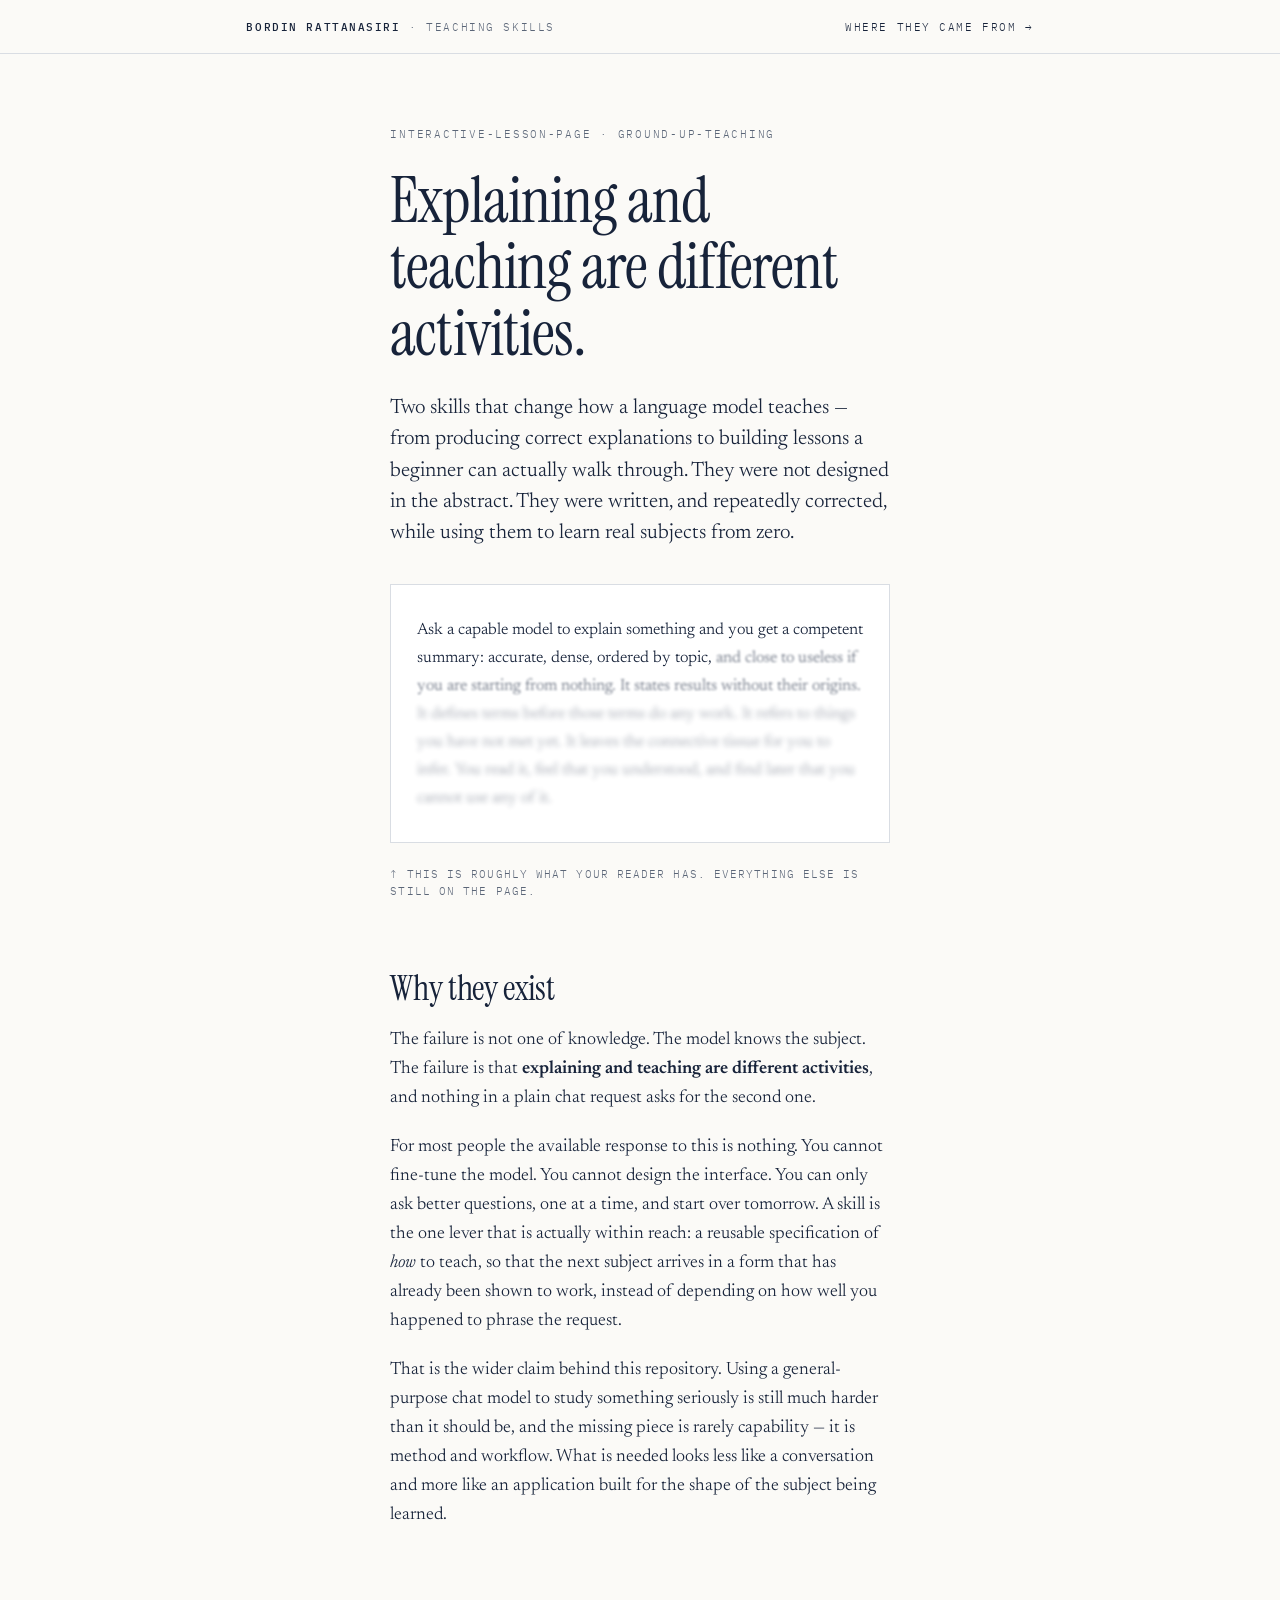
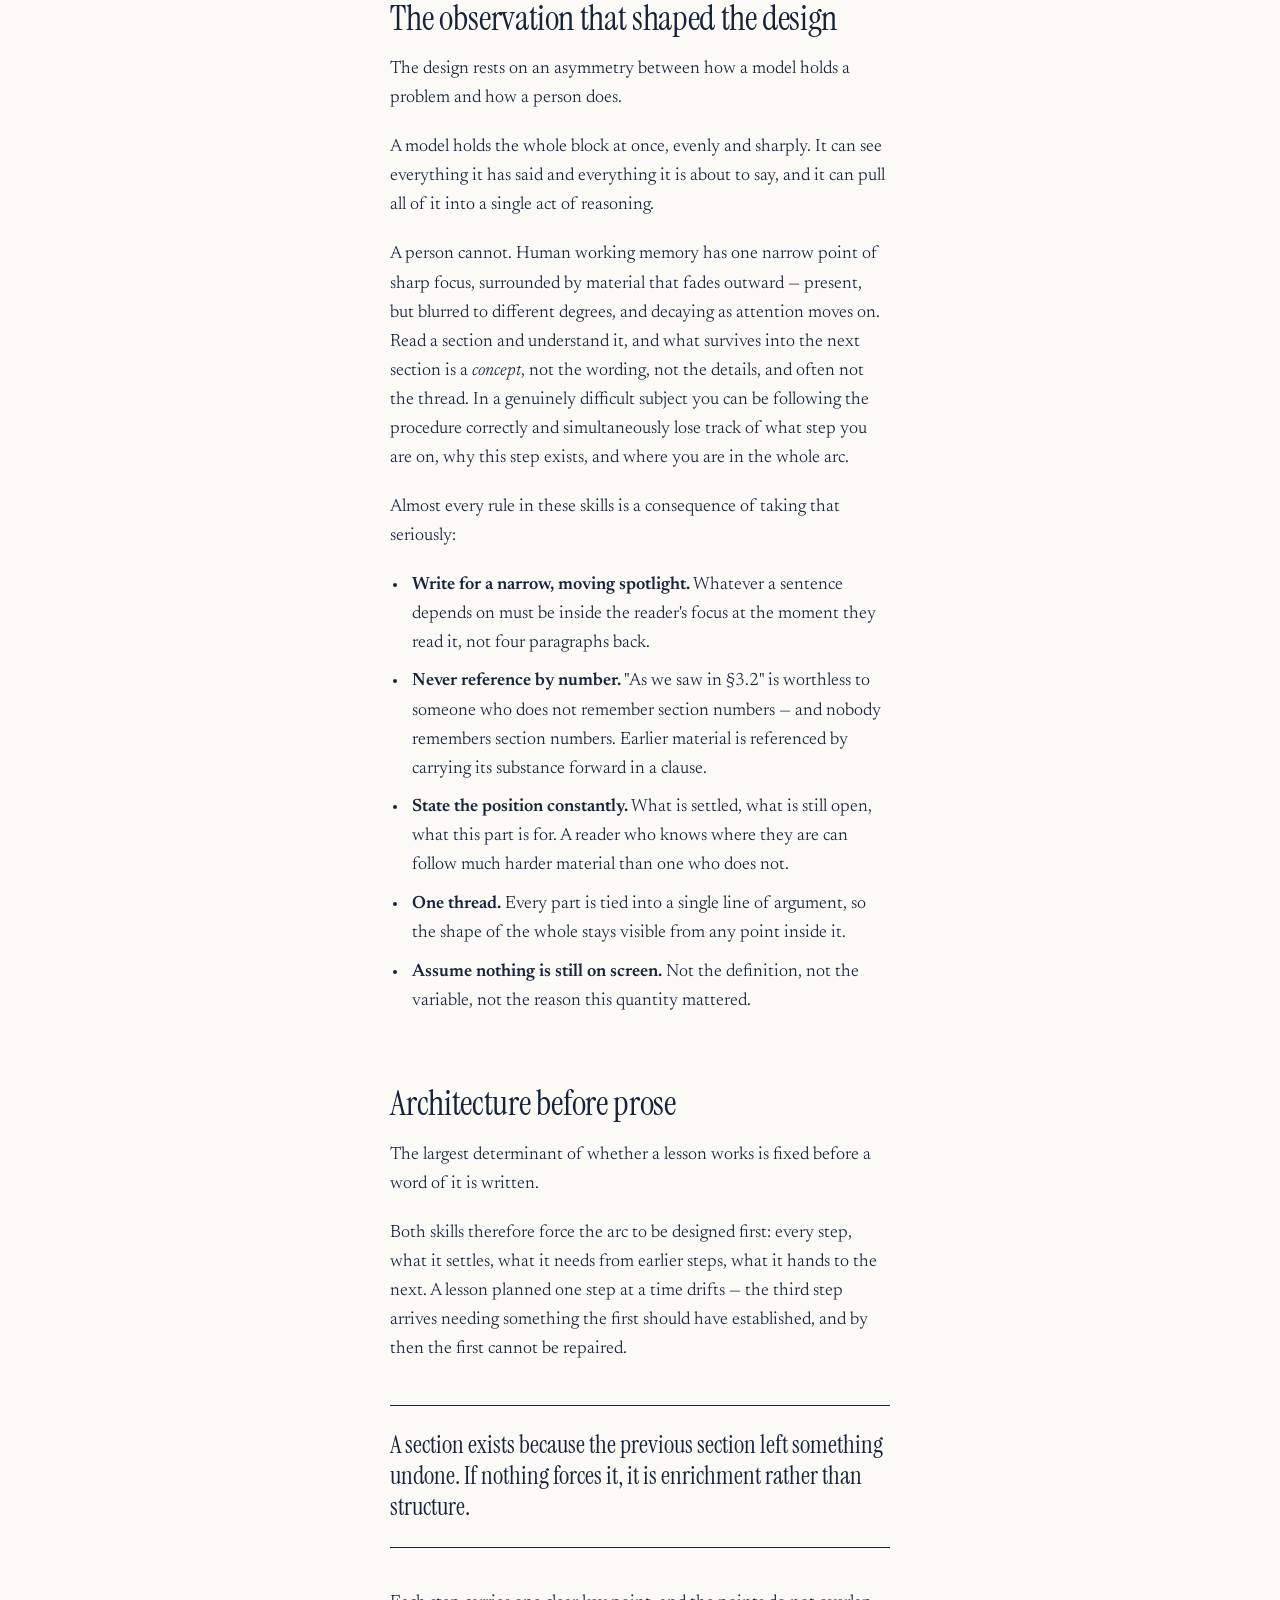
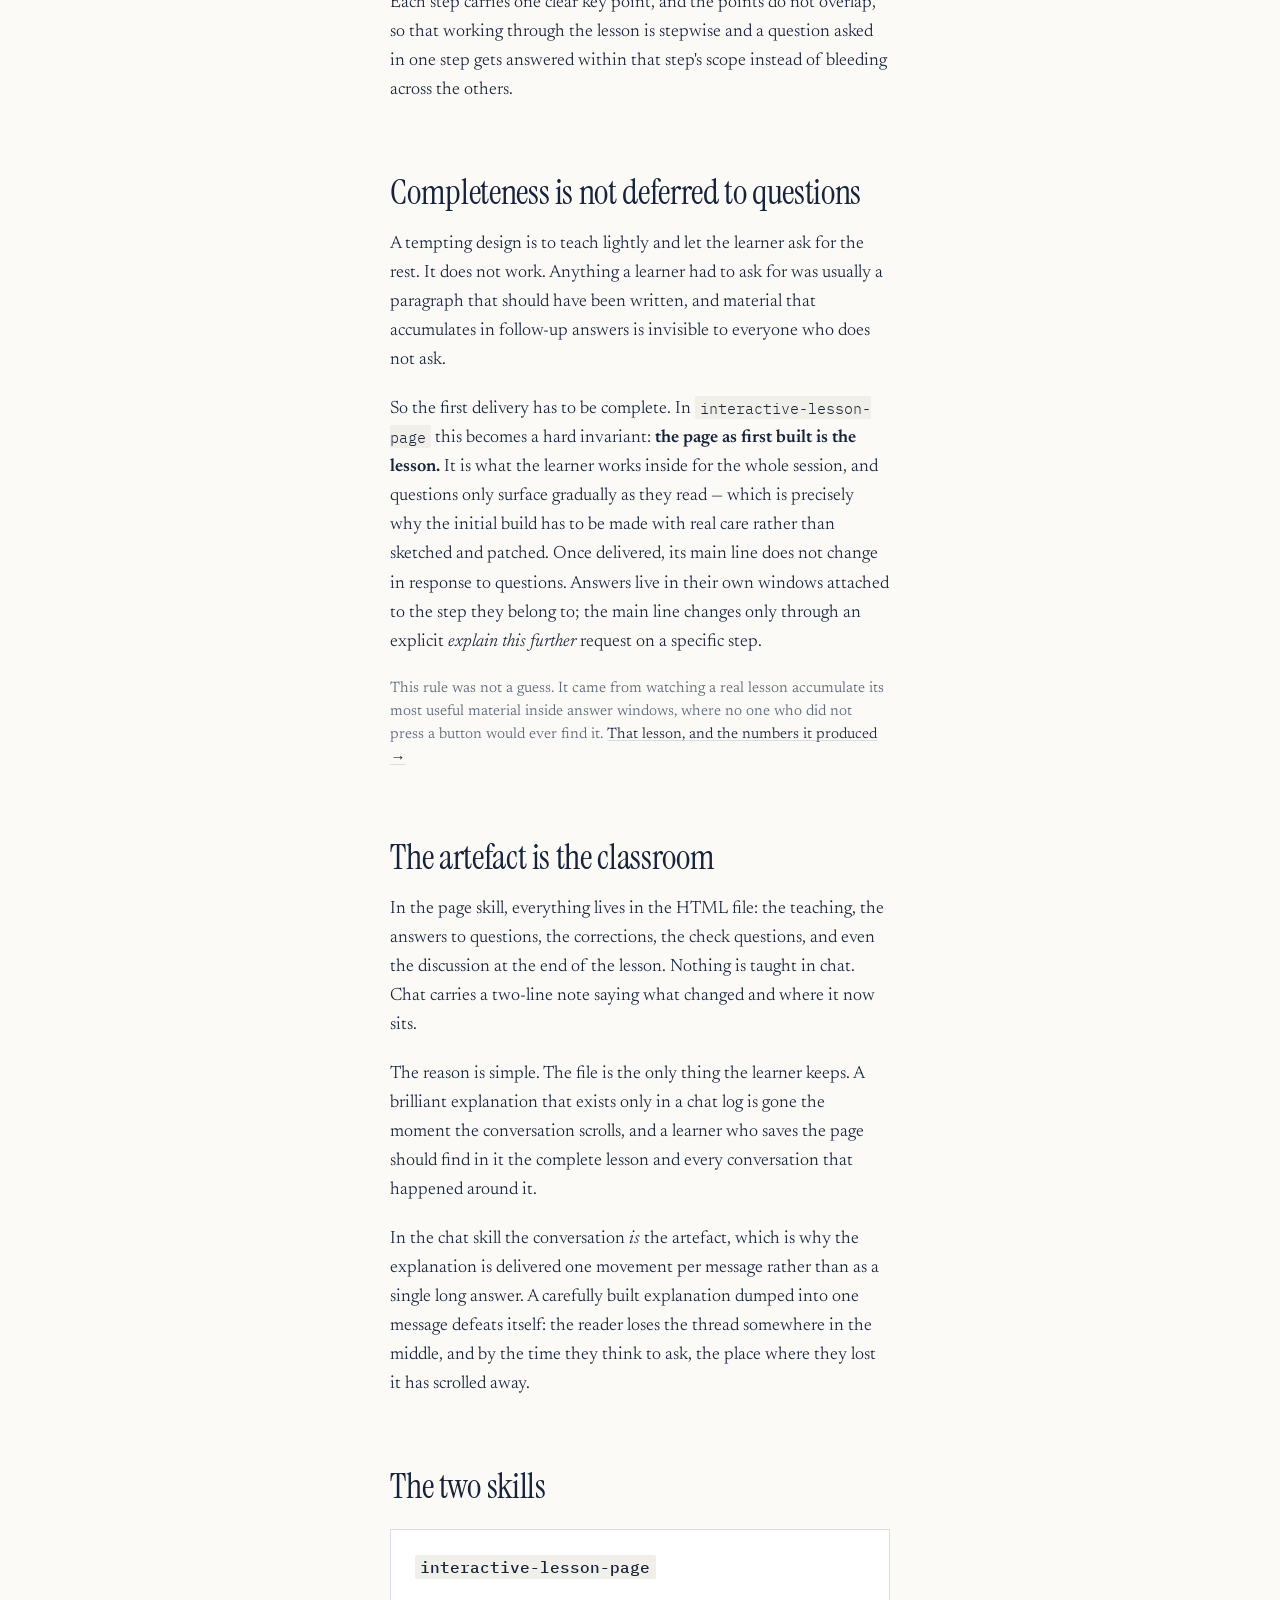
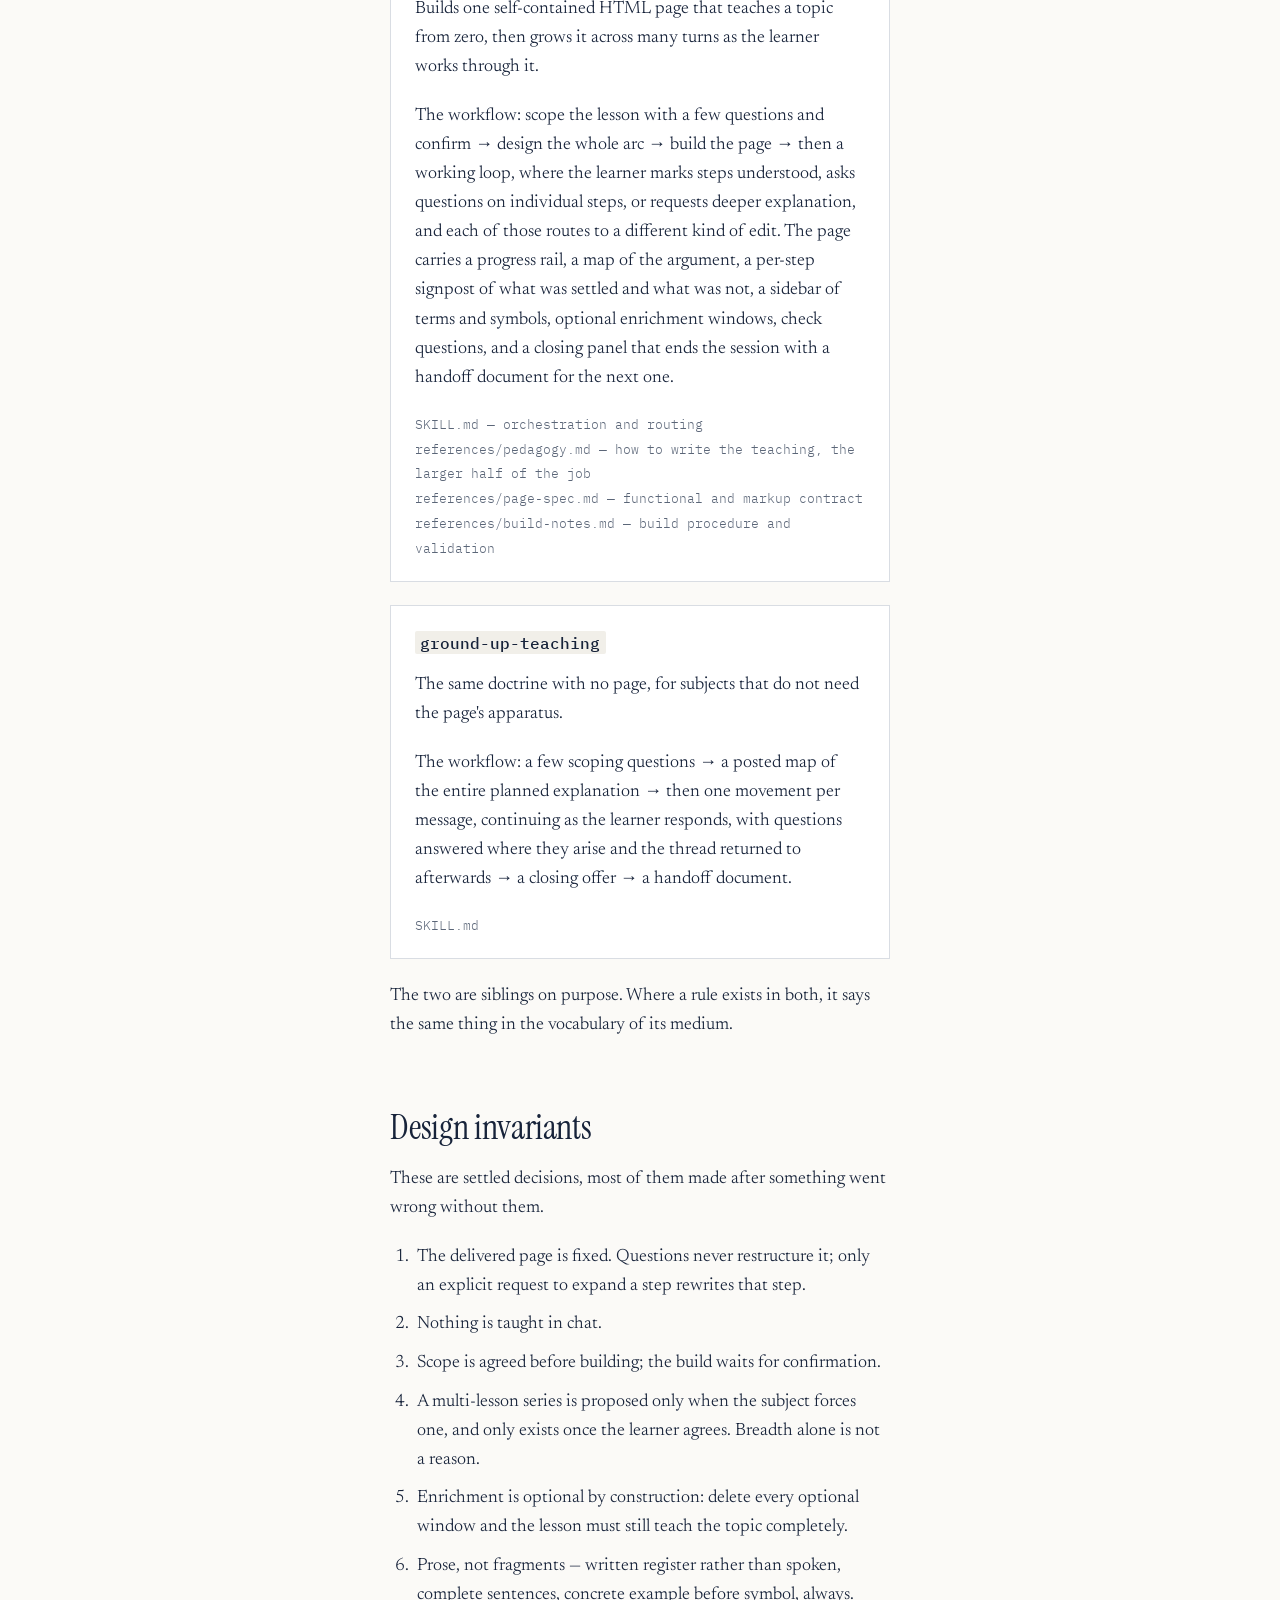
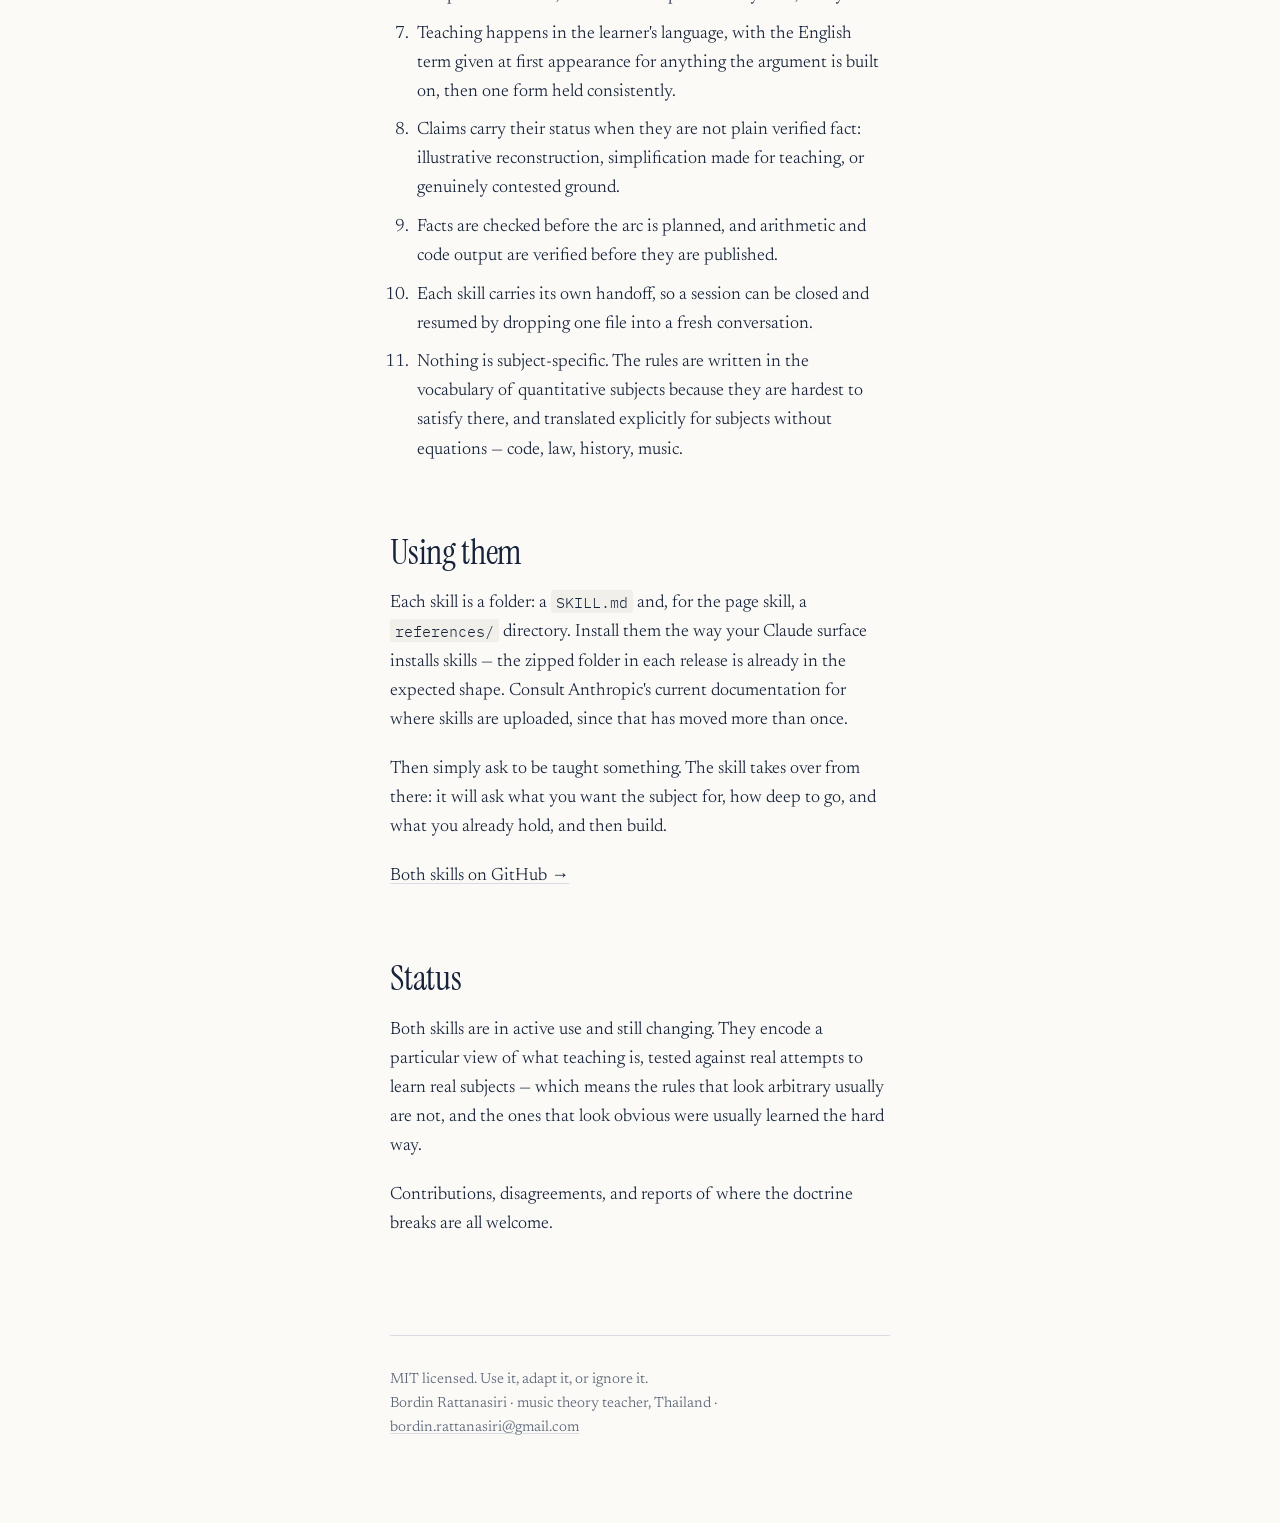
<file: index.html>
<!DOCTYPE html>
<html lang="en">
<head>
<meta charset="utf-8">
<meta name="viewport" content="width=device-width, initial-scale=1">
<title>Two teaching skills — Bordin Rattanasiri</title>
<meta name="description" content="interactive-lesson-page and ground-up-teaching: two skills that change how a language model teaches, written and corrected while using them to learn real subjects from zero.">
<link rel="stylesheet" href="style.css">
</head>
<body>

<header class="masthead">
  <div class="wrap">
    <span class="mark"><strong>Bordin Rattanasiri</strong> · teaching skills</span>
    <a class="mark" href="origin.html">Where they came from →</a>
  </div>
</header>

<main class="wrap">

  <p class="eyebrow">interactive-lesson-page · ground-up-teaching</p>

  <h1>Explaining and teaching are different activities.</h1>

  <p class="lede">Two skills that change how a language model teaches — from producing correct
  explanations to building lessons a beginner can actually walk through. They were not designed
  in the abstract. They were written, and repeatedly corrected, while using them to learn real
  subjects from zero.</p>

  <div class="spotlight" id="sp">
    <span>Ask a capable model to explain something and you get a competent summary: accurate, dense, ordered by topic,</span>
    <span>and close to useless if you are starting from nothing. It states results without their origins.</span>
    <span>It defines terms before those terms do any work. It refers to things you have not met yet.</span>
    <span>It leaves the connective tissue for you to infer. You read it, feel that you understood,</span>
    <span>and find later that you cannot use <em style="font-style:normal">any of it</em>.</span>
  </div>
  <p class="sp-caption">↑ This is roughly what your reader has. Everything else is still on the page.</p>

  <h2>Why they exist</h2>

  <p>The failure is not one of knowledge. The model knows the subject. The failure is that
  <strong>explaining and teaching are different activities</strong>, and nothing in a plain chat
  request asks for the second one.</p>

  <p>For most people the available response to this is nothing. You cannot fine-tune the model.
  You cannot design the interface. You can only ask better questions, one at a time, and start
  over tomorrow. A skill is the one lever that is actually within reach: a reusable specification
  of <em>how</em> to teach, so that the next subject arrives in a form that has already been shown
  to work, instead of depending on how well you happened to phrase the request.</p>

  <p>That is the wider claim behind this repository. Using a general-purpose chat model to study
  something seriously is still much harder than it should be, and the missing piece is rarely
  capability — it is method and workflow. What is needed looks less like a conversation and more
  like an application built for the shape of the subject being learned.</p>

  <h2>The observation that shaped the design</h2>

  <p>The design rests on an asymmetry between how a model holds a problem and how a person does.</p>

  <p>A model holds the whole block at once, evenly and sharply. It can see everything it has said
  and everything it is about to say, and it can pull all of it into a single act of reasoning.</p>

  <p>A person cannot. Human working memory has one narrow point of sharp focus, surrounded by
  material that fades outward — present, but blurred to different degrees, and decaying as
  attention moves on. Read a section and understand it, and what survives into the next section is
  a <em>concept</em>, not the wording, not the details, and often not the thread. In a genuinely
  difficult subject you can be following the procedure correctly and simultaneously lose track of
  what step you are on, why this step exists, and where you are in the whole arc.</p>

  <p>Almost every rule in these skills is a consequence of taking that seriously:</p>

  <ul>
    <li><strong>Write for a narrow, moving spotlight.</strong> Whatever a sentence depends on must
    be inside the reader's focus at the moment they read it, not four paragraphs back.</li>
    <li><strong>Never reference by number.</strong> "As we saw in §3.2" is worthless to someone who
    does not remember section numbers — and nobody remembers section numbers. Earlier material is
    referenced by carrying its substance forward in a clause.</li>
    <li><strong>State the position constantly.</strong> What is settled, what is still open, what
    this part is for. A reader who knows where they are can follow much harder material than one
    who does not.</li>
    <li><strong>One thread.</strong> Every part is tied into a single line of argument, so the
    shape of the whole stays visible from any point inside it.</li>
    <li><strong>Assume nothing is still on screen.</strong> Not the definition, not the variable,
    not the reason this quantity mattered.</li>
  </ul>

  <h2>Architecture before prose</h2>

  <p>The largest determinant of whether a lesson works is fixed before a word of it is written.</p>

  <p>Both skills therefore force the arc to be designed first: every step, what it settles, what it
  needs from earlier steps, what it hands to the next. A lesson planned one step at a time drifts —
  the third step arrives needing something the first should have established, and by then the first
  cannot be repaired.</p>

  <div class="pull">A section exists because the previous section left something undone. If nothing
  forces it, it is enrichment rather than structure.</div>

  <p>Each step carries one clear key point, and the points do not overlap, so that working through
  the lesson is stepwise and a question asked in one step gets answered within that step's scope
  instead of bleeding across the others.</p>

  <h2>Completeness is not deferred to questions</h2>

  <p>A tempting design is to teach lightly and let the learner ask for the rest. It does not work.
  Anything a learner had to ask for was usually a paragraph that should have been written, and
  material that accumulates in follow-up answers is invisible to everyone who does not ask.</p>

  <p>So the first delivery has to be complete. In <code>interactive-lesson-page</code> this becomes
  a hard invariant: <strong>the page as first built is the lesson.</strong> It is what the learner
  works inside for the whole session, and questions only surface gradually as they read — which is
  precisely why the initial build has to be made with real care rather than sketched and patched.
  Once delivered, its main line does not change in response to questions. Answers live in their own
  windows attached to the step they belong to; the main line changes only through an explicit
  <em>explain this further</em> request on a specific step.</p>

  <p class="note">This rule was not a guess. It came from watching a real lesson accumulate its
  most useful material inside answer windows, where no one who did not press a button would ever
  find it. <a href="origin.html">That lesson, and the numbers it produced →</a></p>

  <h2>The artefact is the classroom</h2>

  <p>In the page skill, everything lives in the HTML file: the teaching, the answers to questions,
  the corrections, the check questions, and even the discussion at the end of the lesson. Nothing
  is taught in chat. Chat carries a two-line note saying what changed and where it now sits.</p>

  <p>The reason is simple. The file is the only thing the learner keeps. A brilliant explanation
  that exists only in a chat log is gone the moment the conversation scrolls, and a learner who
  saves the page should find in it the complete lesson and every conversation that happened
  around it.</p>

  <p>In the chat skill the conversation <em>is</em> the artefact, which is why the explanation is
  delivered one movement per message rather than as a single long answer. A carefully built
  explanation dumped into one message defeats itself: the reader loses the thread somewhere in the
  middle, and by the time they think to ask, the place where they lost it has scrolled away.</p>

  <h2>The two skills</h2>

  <div class="card">
    <h3><code>interactive-lesson-page</code></h3>
    <p>Builds one self-contained HTML page that teaches a topic from zero, then grows it across
    many turns as the learner works through it.</p>
    <p>The workflow: scope the lesson with a few questions and confirm → design the whole arc →
    build the page → then a working loop, where the learner marks steps understood, asks questions
    on individual steps, or requests deeper explanation, and each of those routes to a different
    kind of edit. The page carries a progress rail, a map of the argument, a per-step signpost of
    what was settled and what was not, a sidebar of terms and symbols, optional enrichment windows,
    check questions, and a closing panel that ends the session with a handoff document for the
    next one.</p>
    <p class="files">SKILL.md — orchestration and routing<br>
    references/pedagogy.md — how to write the teaching, the larger half of the job<br>
    references/page-spec.md — functional and markup contract<br>
    references/build-notes.md — build procedure and validation</p>
  </div>

  <div class="card">
    <h3><code>ground-up-teaching</code></h3>
    <p>The same doctrine with no page, for subjects that do not need the page's apparatus.</p>
    <p>The workflow: a few scoping questions → a posted map of the entire planned explanation →
    then one movement per message, continuing as the learner responds, with questions answered
    where they arise and the thread returned to afterwards → a closing offer → a handoff
    document.</p>
    <p class="files">SKILL.md</p>
  </div>

  <p>The two are siblings on purpose. Where a rule exists in both, it says the same thing in the
  vocabulary of its medium.</p>

  <h2>Design invariants</h2>

  <p>These are settled decisions, most of them made after something went wrong without them.</p>

  <ol>
    <li>The delivered page is fixed. Questions never restructure it; only an explicit request to
    expand a step rewrites that step.</li>
    <li>Nothing is taught in chat.</li>
    <li>Scope is agreed before building; the build waits for confirmation.</li>
    <li>A multi-lesson series is proposed only when the subject forces one, and only exists once
    the learner agrees. Breadth alone is not a reason.</li>
    <li>Enrichment is optional by construction: delete every optional window and the lesson must
    still teach the topic completely.</li>
    <li>Prose, not fragments — written register rather than spoken, complete sentences, concrete
    example before symbol, always.</li>
    <li>Teaching happens in the learner's language, with the English term given at first appearance
    for anything the argument is built on, then one form held consistently.</li>
    <li>Claims carry their status when they are not plain verified fact: illustrative
    reconstruction, simplification made for teaching, or genuinely contested ground.</li>
    <li>Facts are checked before the arc is planned, and arithmetic and code output are verified
    before they are published.</li>
    <li>Each skill carries its own handoff, so a session can be closed and resumed by dropping one
    file into a fresh conversation.</li>
    <li>Nothing is subject-specific. The rules are written in the vocabulary of quantitative
    subjects because they are hardest to satisfy there, and translated explicitly for subjects
    without equations — code, law, history, music.</li>
  </ol>

  <h2>Using them</h2>

  <p>Each skill is a folder: a <code>SKILL.md</code> and, for the page skill, a
  <code>references/</code> directory. Install them the way your Claude surface installs skills —
  the zipped folder in each release is already in the expected shape. Consult Anthropic's current
  documentation for where skills are uploaded, since that has moved more than once.</p>

  <p>Then simply ask to be taught something. The skill takes over from there: it will ask what you
  want the subject for, how deep to go, and what you already hold, and then build.</p>

  <p><a href="https://github.com/bordinrattanasiri/bordinrattanasiri.github.io/tree/main/skills">Both
  skills on GitHub →</a></p>

  <h2>Status</h2>

  <p>Both skills are in active use and still changing. They encode a particular view of what
  teaching is, tested against real attempts to learn real subjects — which means the rules that
  look arbitrary usually are not, and the ones that look obvious were usually learned the hard
  way.</p>

  <p>Contributions, disagreements, and reports of where the doctrine breaks are all welcome.</p>

  <div class="foot">
    <p>MIT licensed. Use it, adapt it, or ignore it.<br>
    Bordin Rattanasiri · music theory teacher, Thailand · <a href="mailto:bordin.rattanasiri@gmail.com">bordin.rattanasiri@gmail.com</a></p>
  </div>

</main>

<script>
(function(){
  var sp = document.getElementById('sp');
  if(!sp) return;
  var spans = sp.querySelectorAll('span');
  if(!spans.length) return;
  if(window.matchMedia && window.matchMedia('(prefers-reduced-motion: reduce)').matches) return;
  var i = 0, timer = null, finished = false;
  function light(n){
    spans.forEach(function(s,k){
      s.classList.remove('lit','near');
      if(k === n) s.classList.add('lit');
      else if(Math.abs(k - n) === 1) s.classList.add('near');
    });
  }
  function finish(){
    finished = true;
    stop();
    sp.classList.add('done');
    spans.forEach(function(s){ s.classList.remove('lit','near'); });
  }
  function advance(){
    if(i >= spans.length){ finish(); return; }
    light(i);
    i++;
  }
  function start(){ if(!timer && !finished){ advance(); timer = setInterval(advance, 2600); } }
  function stop(){ clearInterval(timer); timer = null; }
  start();
  sp.addEventListener('mousemove', function(e){
    stop();
    spans.forEach(function(s,k){
      var r = s.getBoundingClientRect();
      var inside = e.clientY >= r.top && e.clientY <= r.bottom && e.clientX >= r.left && e.clientX <= r.right;
      if(inside){ light(k); }
    });
  });
  sp.addEventListener('mouseleave', function(){
    if(finished){ spans.forEach(function(s){ s.classList.remove('lit','near'); }); }
    else { start(); }
  });
  document.addEventListener('visibilitychange', function(){
    if(document.hidden) stop(); else start();
  });
})();
</script>

</body>
</html>
</file>
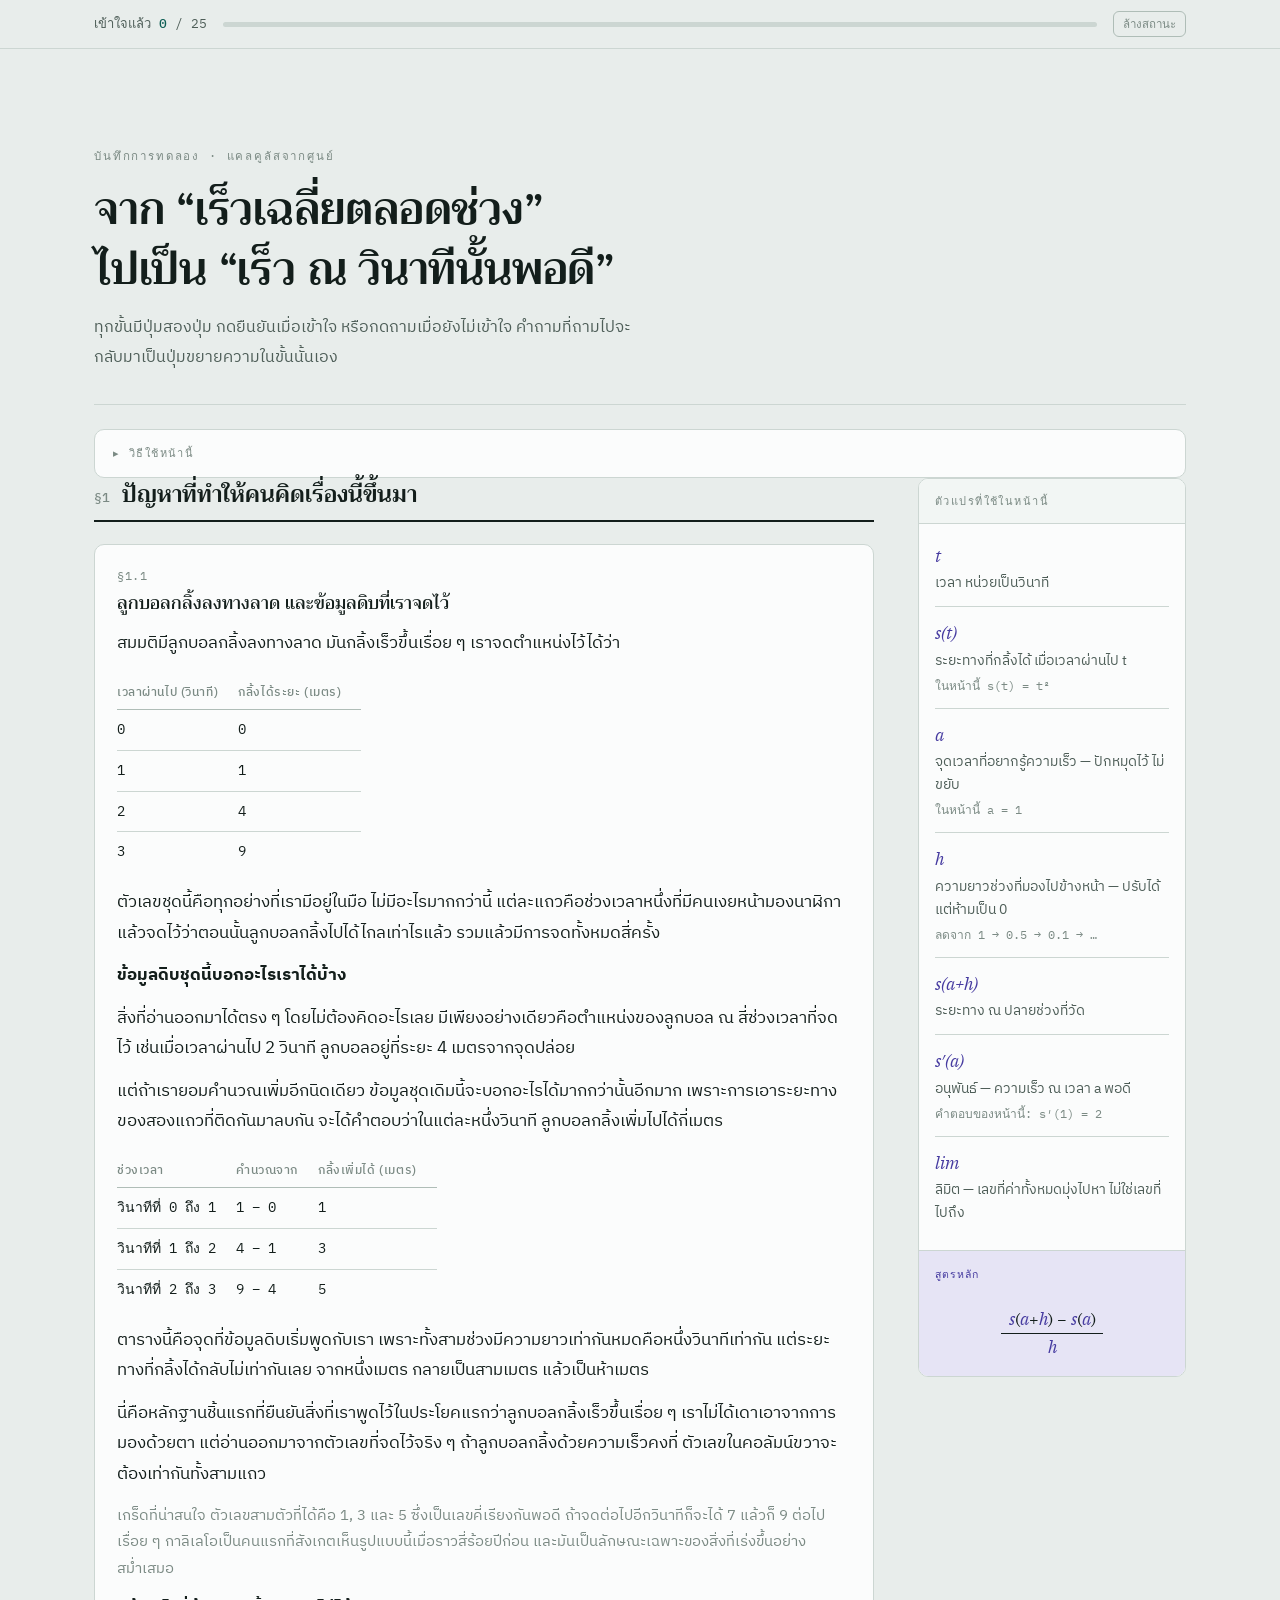
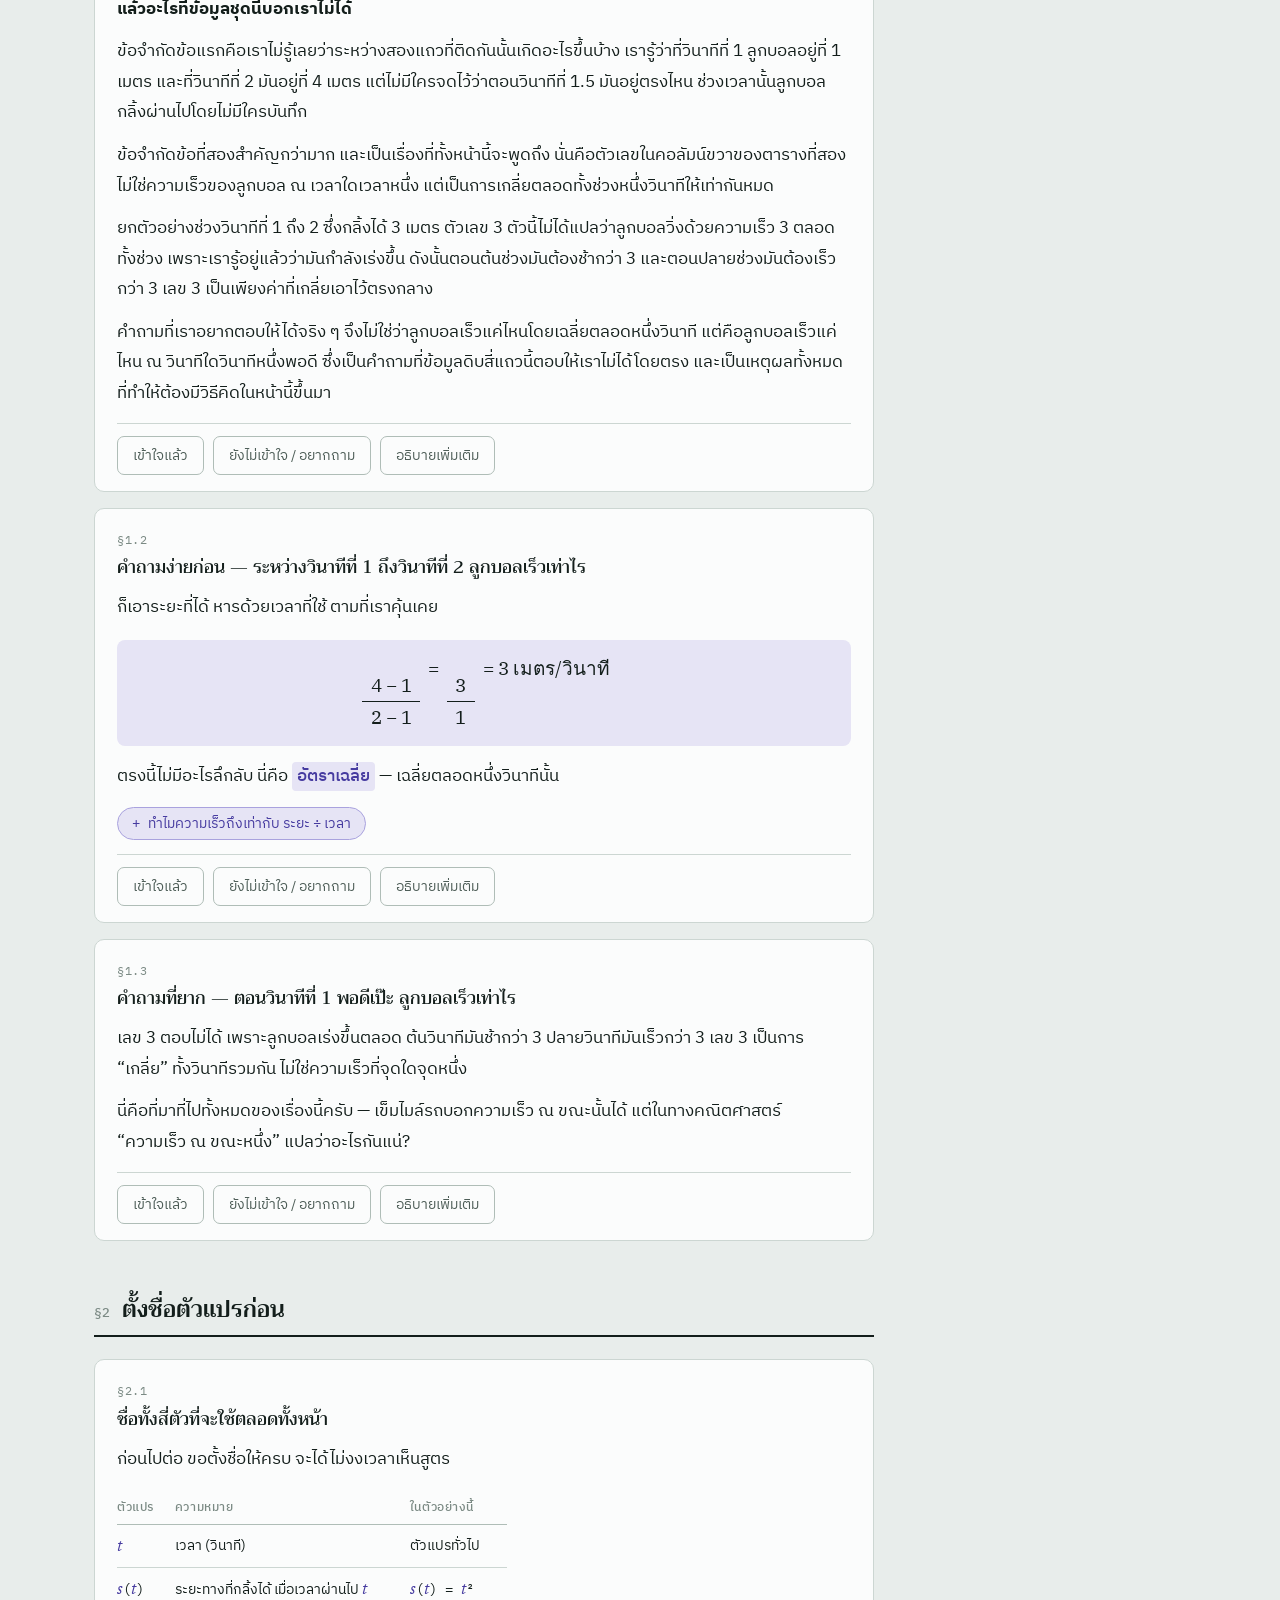
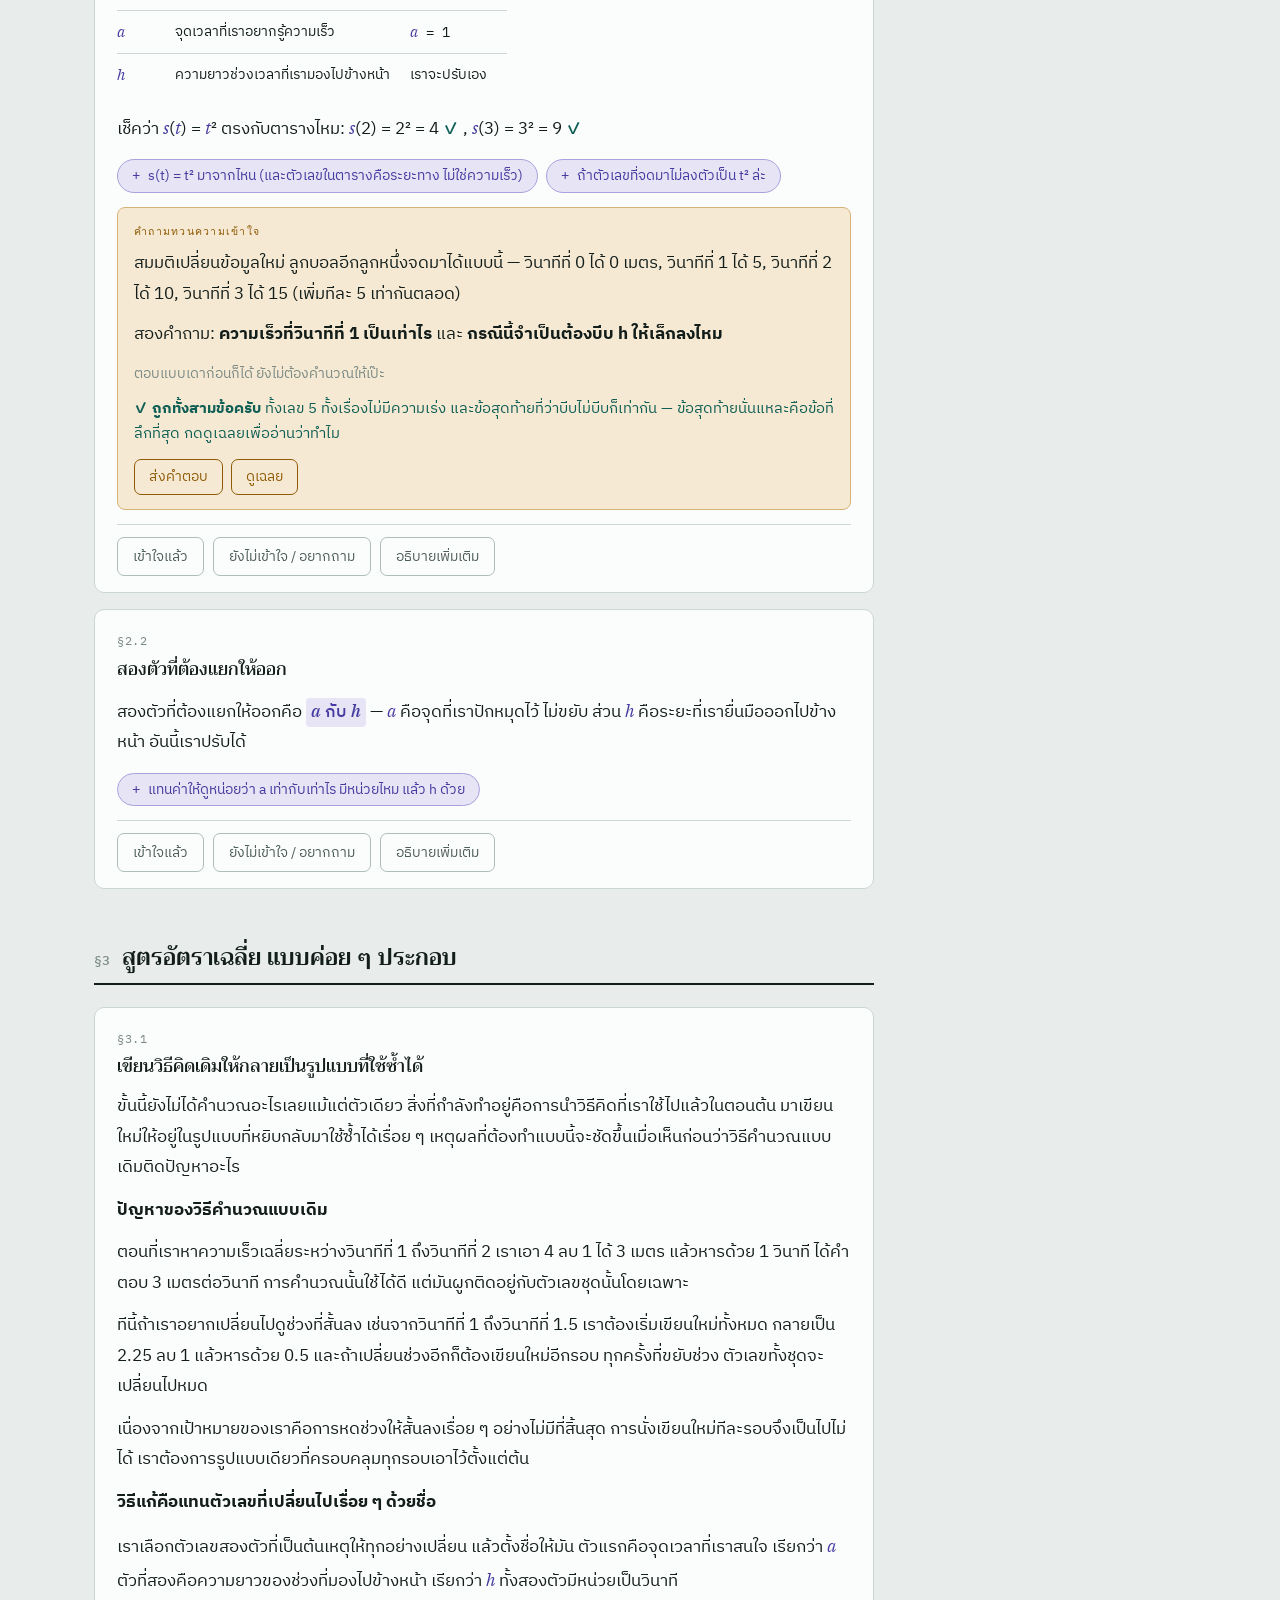
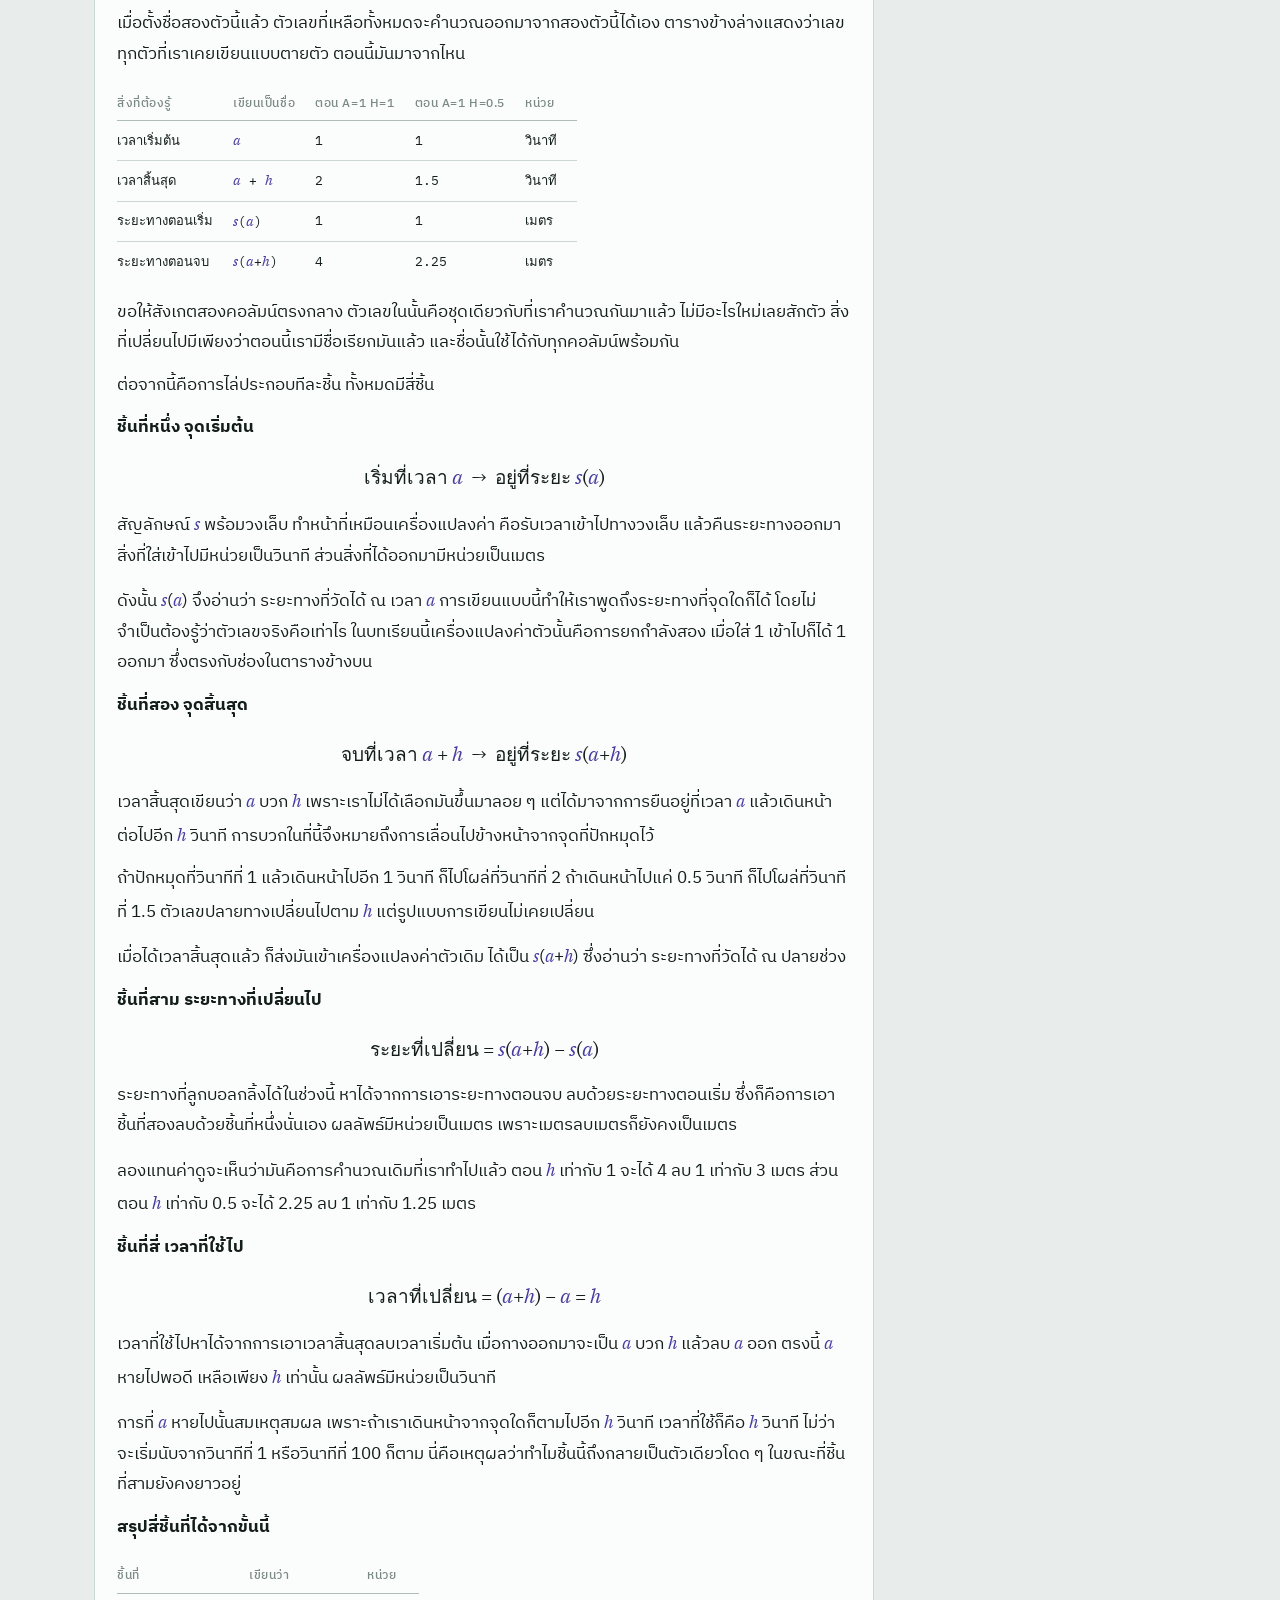
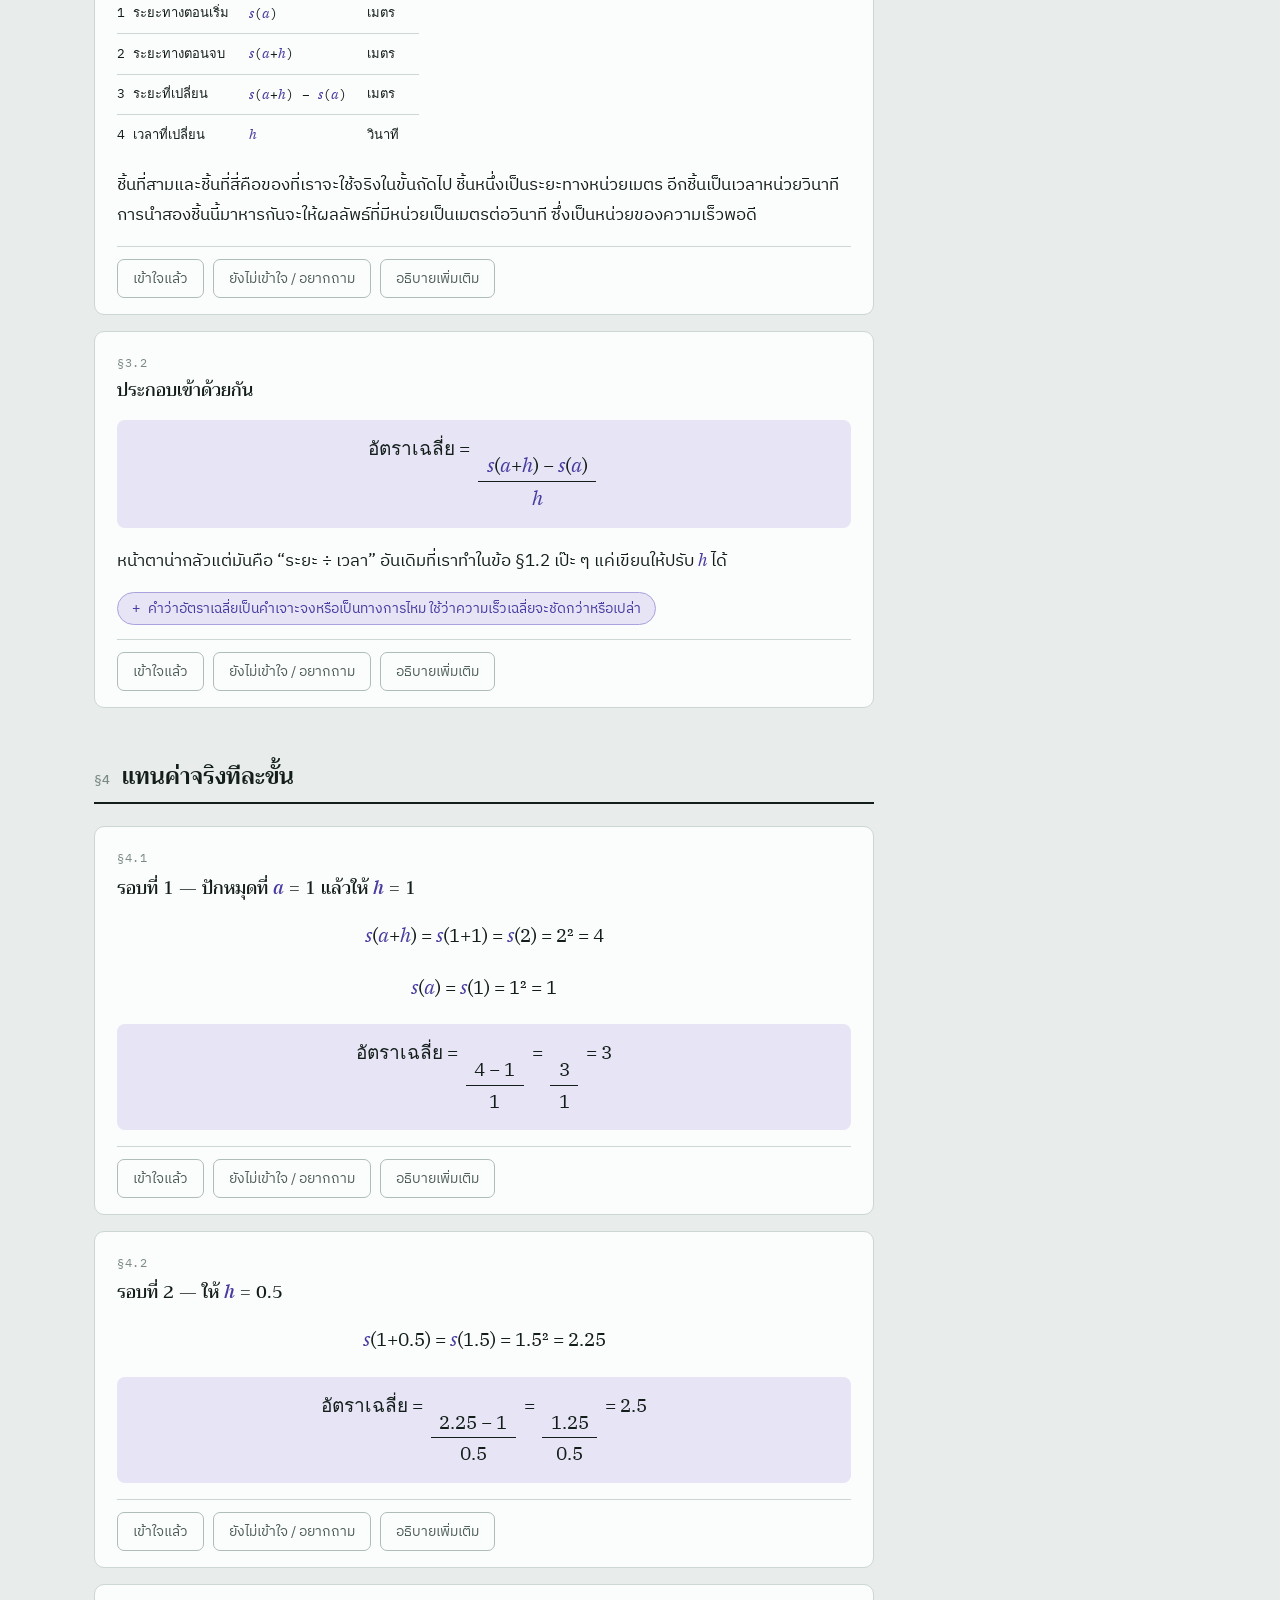
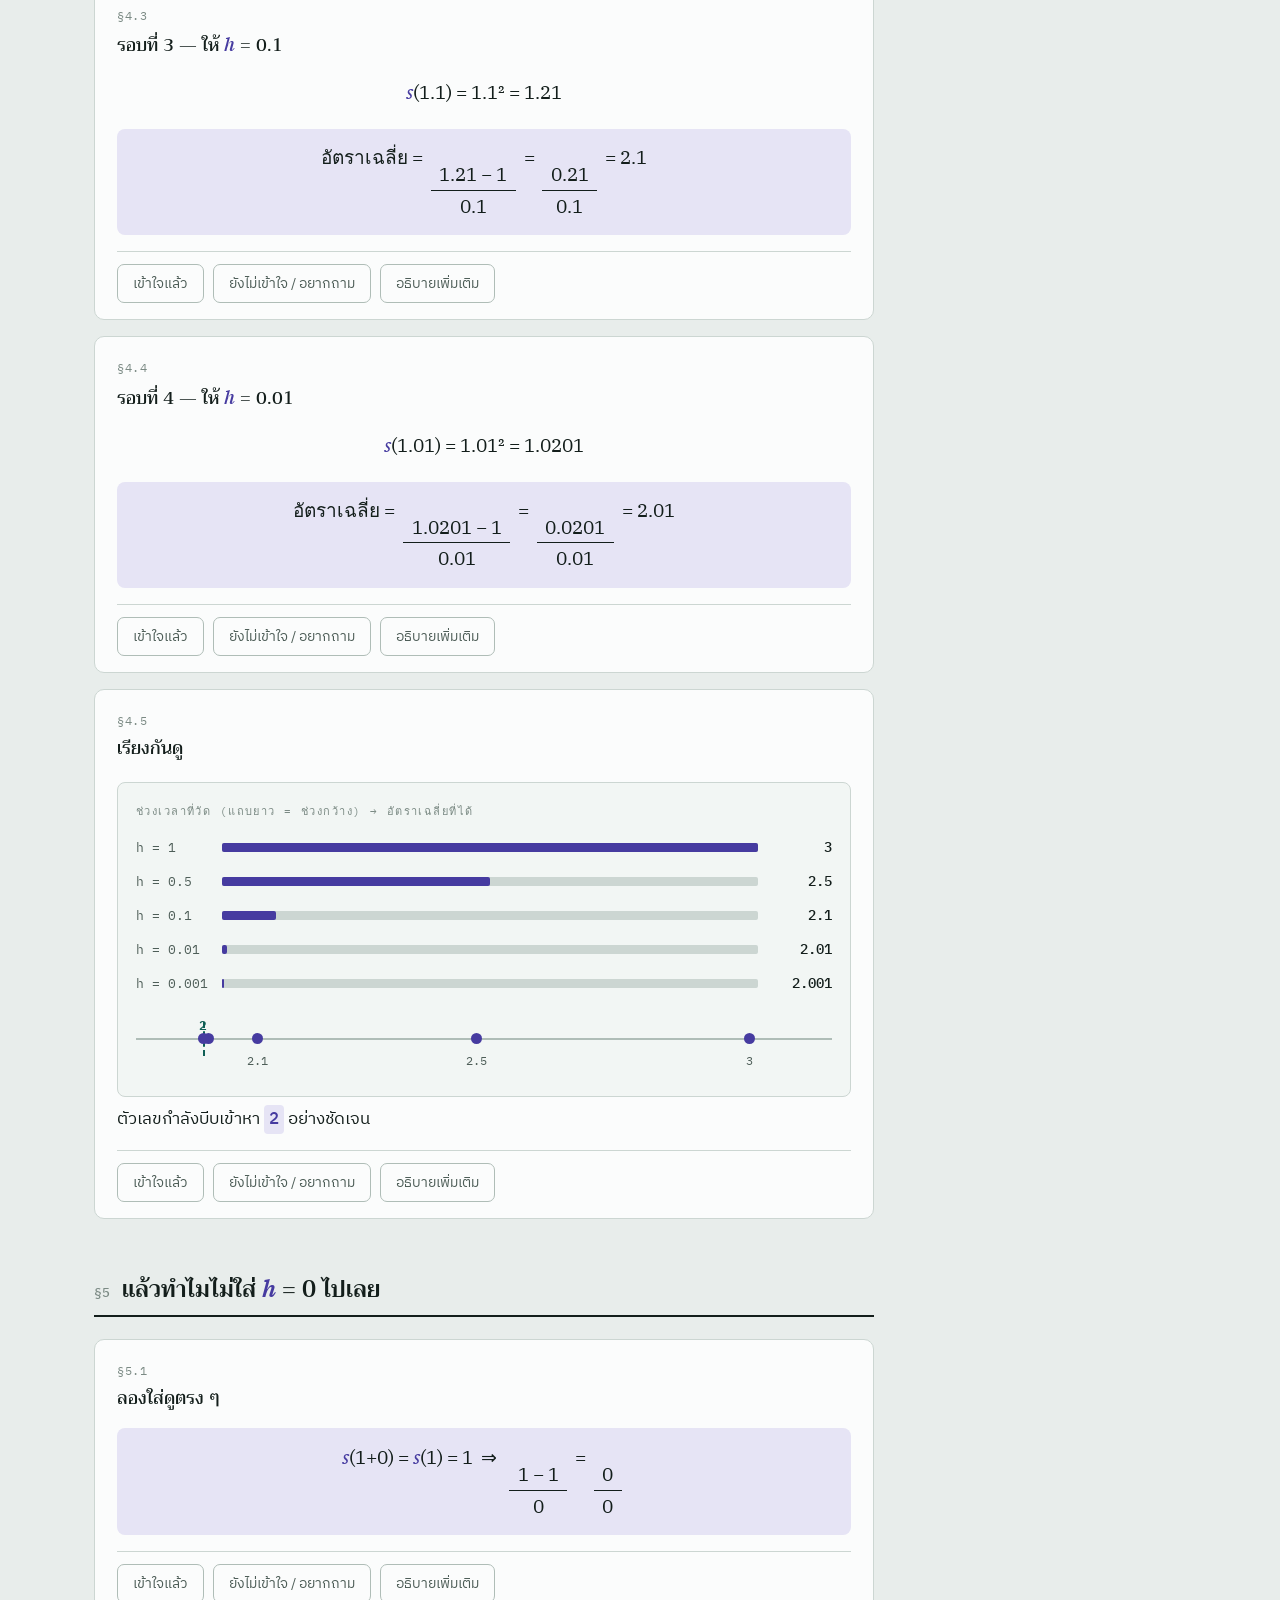
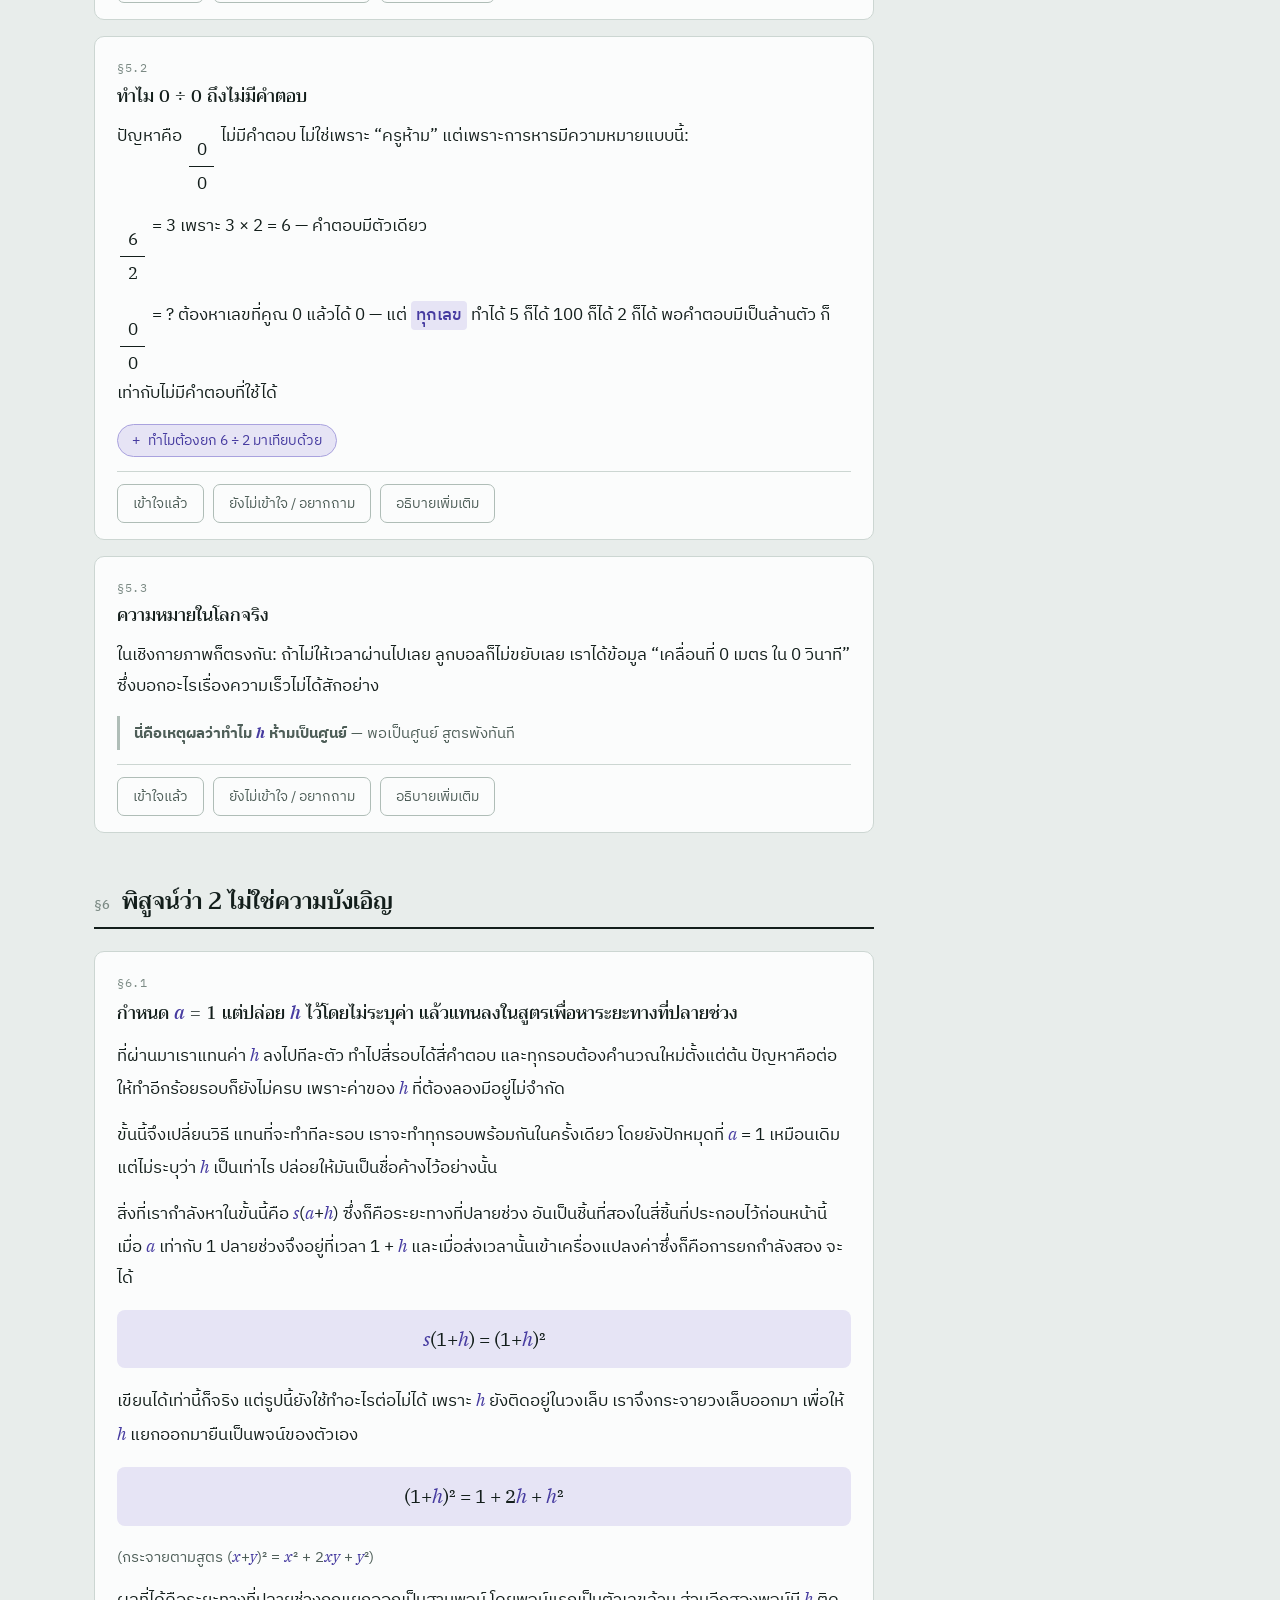
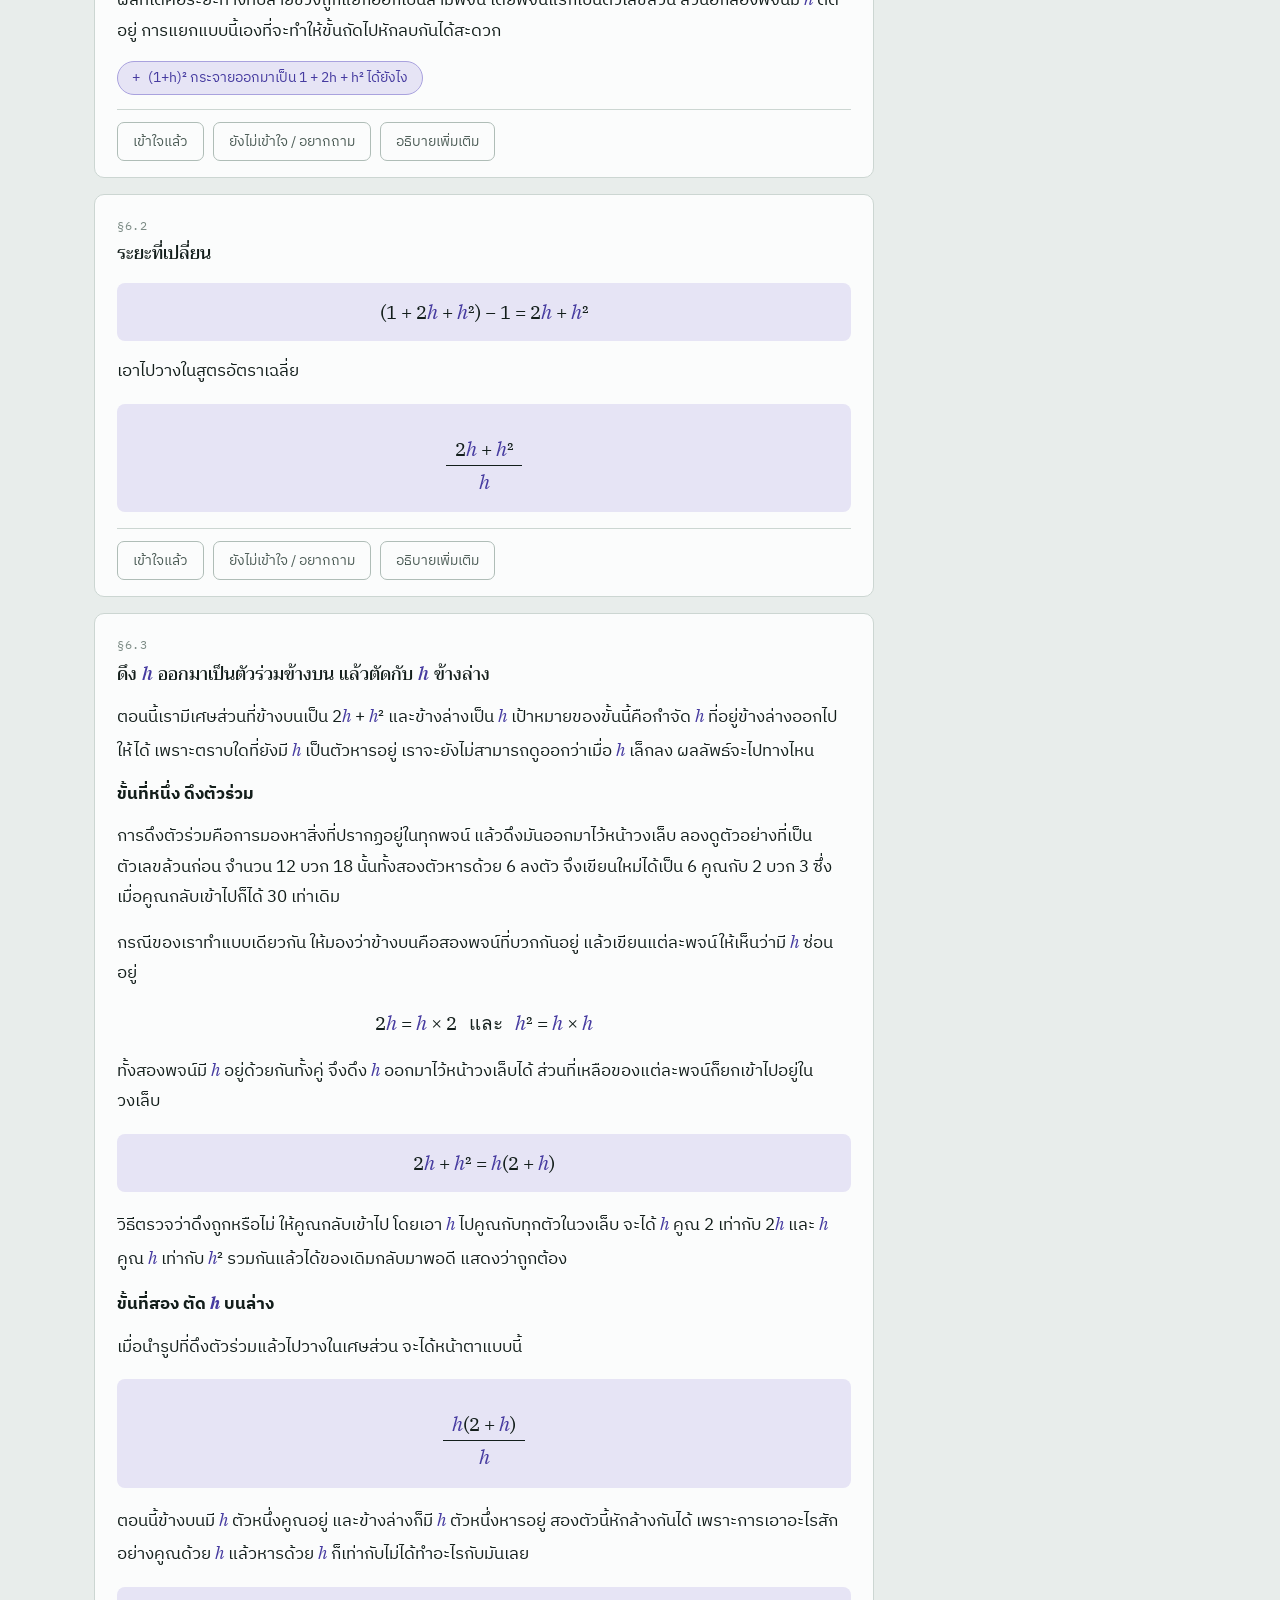
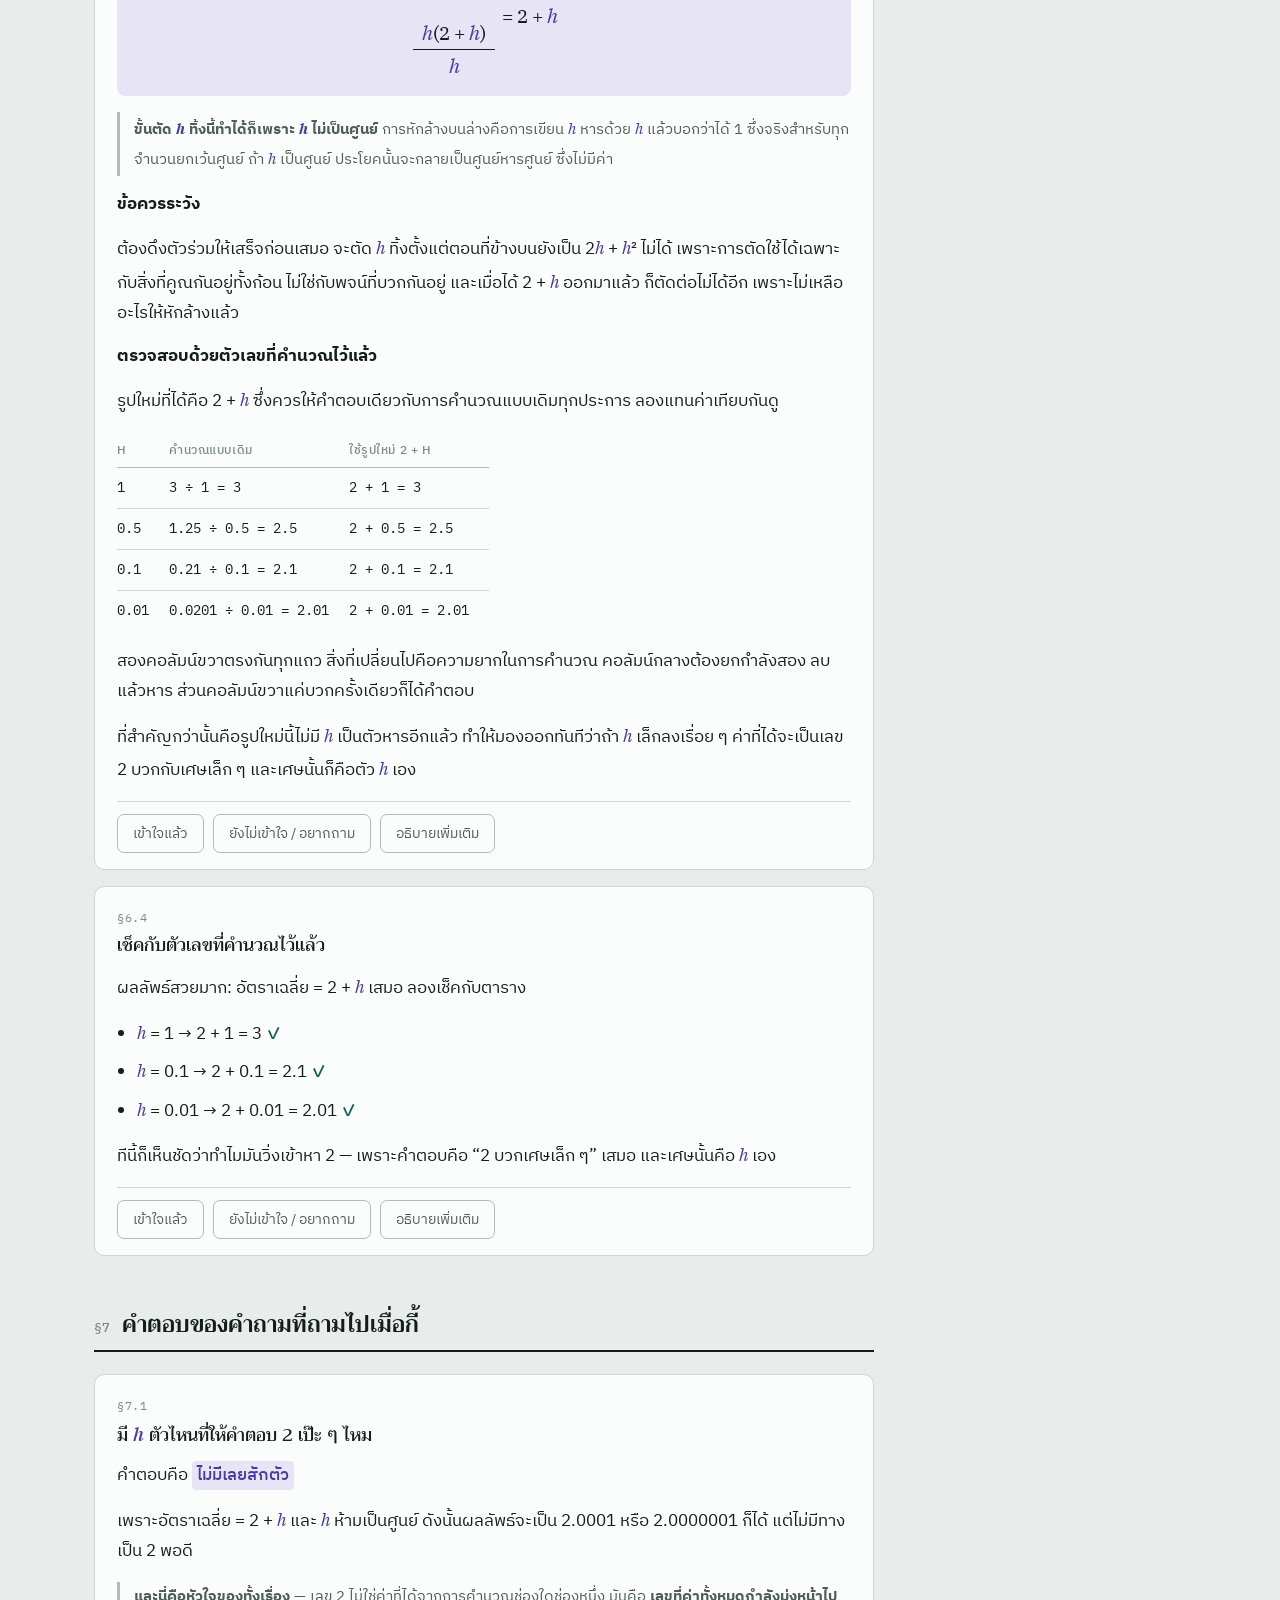
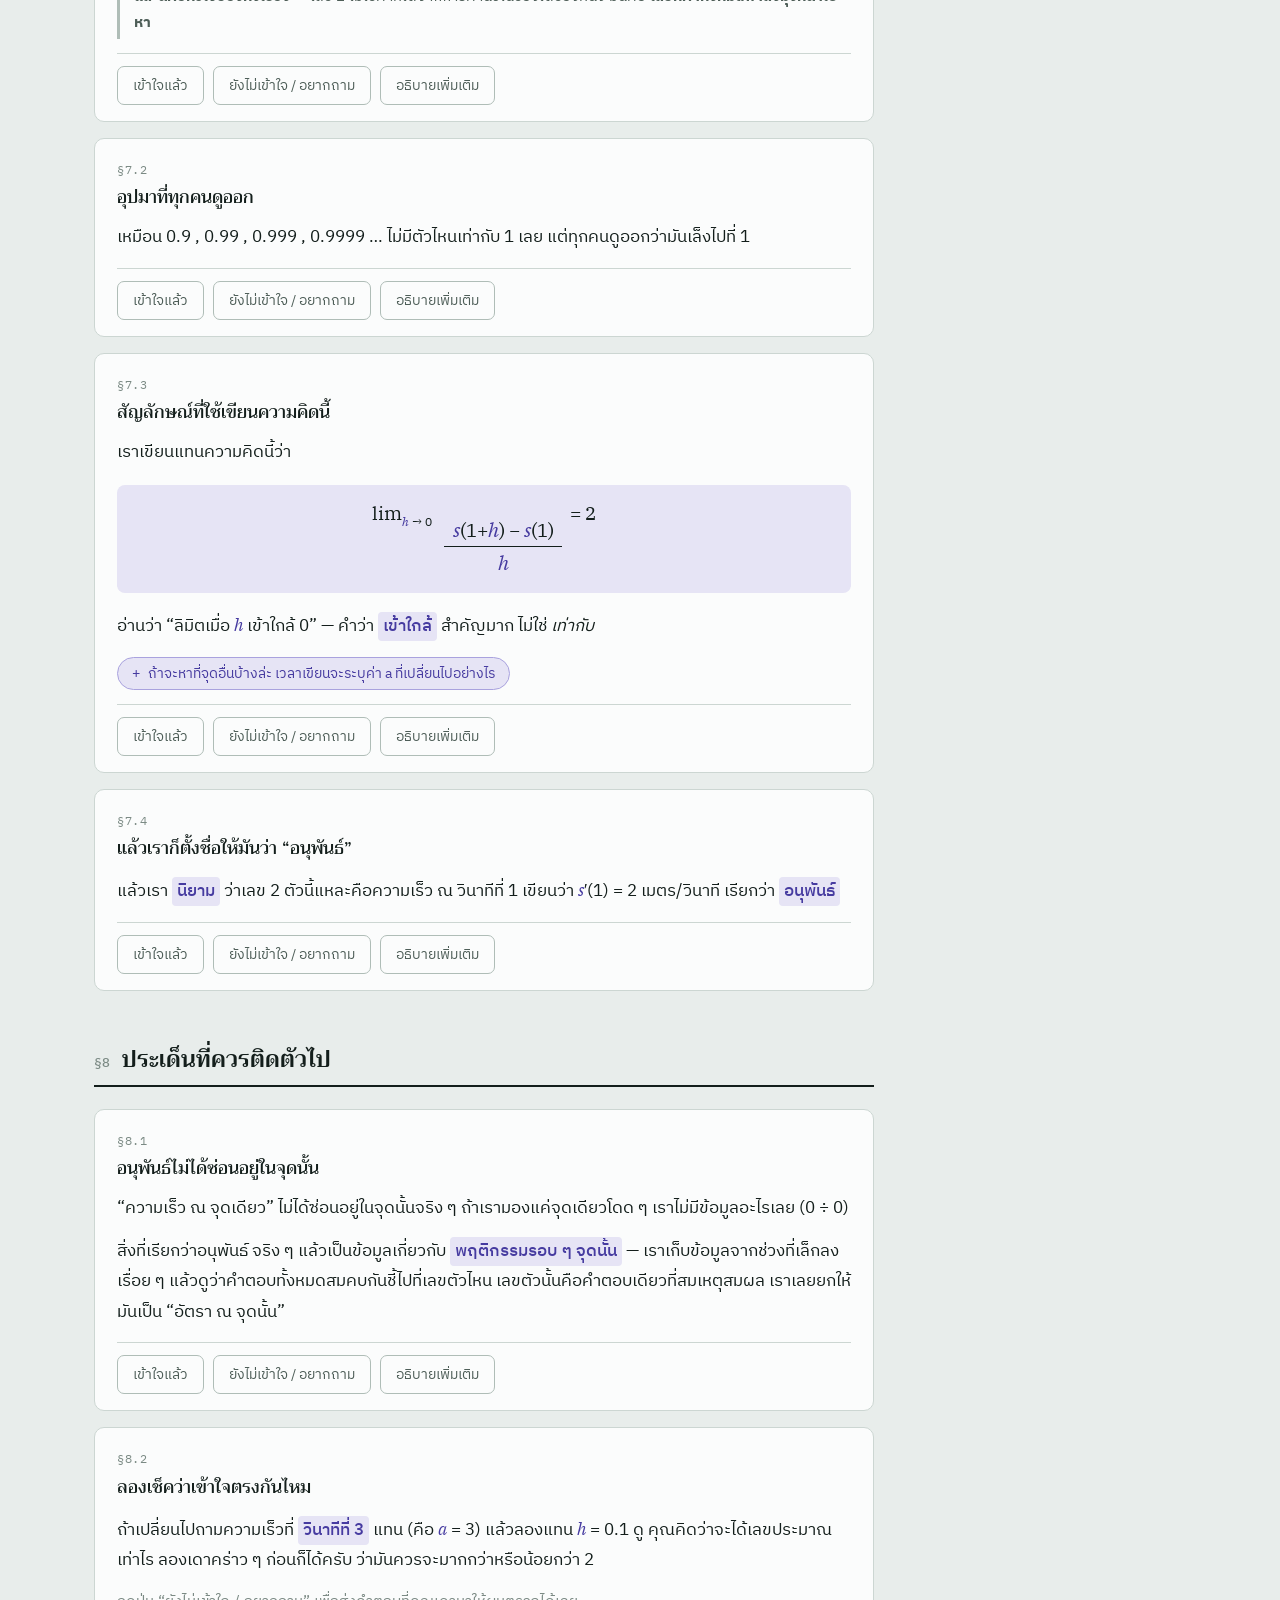
<file: lesson-1.html>
<!DOCTYPE html>
<html lang="th">
<head>
<meta charset="utf-8">
<meta name="viewport" content="width=device-width, initial-scale=1">
<title>บันทึกการทดลอง — จากอัตราเฉลี่ย สู่อัตรา ณ ขณะหนึ่ง</title>
<link rel="preconnect" href="https://fonts.googleapis.com">
<link rel="preconnect" href="https://fonts.gstatic.com" crossorigin>
<link href="https://fonts.googleapis.com/css2?family=IBM+Plex+Mono:wght@400;500&family=IBM+Plex+Sans+Thai:wght@400;500;600&family=IBM+Plex+Serif:ital,wght@0,400;1,400;1,500&family=Trirong:wght@500;600&display=swap" rel="stylesheet">
<style>
:root{
  --paper:#E8EDEB; --card:#FBFCFC; --card-2:#F2F6F4;
  --ink:#131E1B; --ink2:#4E5E58; --ink3:#7B8A84;
  --rule:#CCD6D2; --rule2:#AFBDB7;
  --done:#0F5F55; --done-bg:#DBEAE6; --done-rule:#8FBFB6;
  --ask:#8F5C06; --ask-bg:#F5E9D3; --ask-rule:#D5B475;
  --math:#463BA0; --math-bg:#E6E4F5; --math-rule:#A9A2DE;
  --r:10px;
  --f-head:'Trirong','Noto Serif Thai',Georgia,serif;
  --f-body:'IBM Plex Sans Thai','Noto Sans Thai',-apple-system,'Leelawadee UI',Tahoma,sans-serif;
  --f-mono:'IBM Plex Mono',ui-monospace,Consolas,monospace;
  --f-math:'IBM Plex Serif',Georgia,serif;
}
@media (prefers-color-scheme:dark){
  :root{
    --paper:#121917; --card:#1A2321; --card-2:#202B28;
    --ink:#E6EDEA; --ink2:#A3B2AC; --ink3:#7C8B85;
    --rule:#2C3936; --rule2:#3D4E49;
    --done:#6FC7B7; --done-bg:#123029; --done-rule:#2F6459;
    --ask:#E0AC5C; --ask-bg:#33260F; --ask-rule:#6D5527;
    --math:#A9A0EE; --math-bg:#231F44; --math-rule:#4C4485;
  }
}
*{box-sizing:border-box}
html{-webkit-text-size-adjust:100%}
body{
  margin:0; background:var(--paper); color:var(--ink);
  font-family:var(--f-body); font-size:16.5px; line-height:1.85; font-weight:400;
}
.wrap{max-width:1140px; margin:0 auto; padding:0 24px 96px}

/* ---------- masthead ---------- */
.mast{padding:56px 0 32px; border-bottom:1px solid var(--rule)}
.eyebrow{
  font-family:var(--f-mono); font-size:11.5px; letter-spacing:.16em;
  text-transform:uppercase; color:var(--ink3); margin:0 0 14px;
}
.mast h1{
  font-family:var(--f-head); font-weight:600; font-size:clamp(28px,4.6vw,44px);
  line-height:1.35; margin:0 0 14px; letter-spacing:-.005em;
}
.mast .lede{margin:0; max-width:56ch; color:var(--ink2); font-size:16px}

/* ---------- progress rail ---------- */
.rail{
  position:sticky; top:0; z-index:40; background:var(--paper);
  border-bottom:1px solid var(--rule); padding:11px 0; margin-bottom:40px;
}
.rail-in{max-width:1140px; margin:0 auto; padding:0 24px; display:flex; align-items:center; gap:16px}
.rail-track{flex:1; height:5px; background:var(--rule); border-radius:3px; overflow:hidden}
.rail-fill{height:100%; width:0%; background:var(--done); transition:width .45s ease}
.rail-num{font-family:var(--f-mono); font-size:13px; color:var(--ink2); white-space:nowrap}
.rail-num b{color:var(--done); font-weight:500}
.rail-reset{
  font-family:var(--f-mono); font-size:11.5px; color:var(--ink3); background:none;
  border:1px solid var(--rule2); border-radius:6px; padding:3px 9px; cursor:pointer;
}
.rail-reset:hover{color:var(--ink); border-color:var(--ink3)}

/* ---------- layout ---------- */
.grid{display:grid; grid-template-columns:minmax(0,1fr) 268px; gap:44px; align-items:start}
@media (max-width:900px){ .grid{grid-template-columns:minmax(0,1fr); gap:0} }

/* ---------- sections ---------- */
.sec{margin:0 0 52px}
.sec-head{display:flex; align-items:baseline; gap:12px; margin:0 0 22px; padding-bottom:10px; border-bottom:2px solid var(--ink)}
.sec-no{font-family:var(--f-mono); font-size:13px; color:var(--ink3); font-weight:500}
.sec-head h2{font-family:var(--f-head); font-weight:600; font-size:23px; margin:0; line-height:1.4}

/* ---------- step ---------- */
.step{
  background:var(--card); border:1px solid var(--rule); border-radius:var(--r);
  padding:20px 22px 16px; margin:0 0 16px; transition:border-color .3s,background .3s;
}
.step.is-done{border-color:var(--done-rule); background:var(--card-2)}
.step.is-ask{border-color:var(--ask-rule)}
.step-no{
  font-family:var(--f-mono); font-size:11.5px; letter-spacing:.06em; color:var(--ink3);
  display:block; margin-bottom:4px;
}
.step h3{font-family:var(--f-head); font-weight:500; font-size:18px; margin:0 0 12px; line-height:1.5}
.step p{margin:0 0 12px}
.step p:last-of-type{margin-bottom:14px}
.step ul{margin:0 0 12px; padding-left:20px}
.step li{margin:0 0 5px}

/* ---------- math ---------- */
.v{font-family:var(--f-math); font-style:italic; font-size:1.06em; color:var(--math)}
.eq{
  font-family:var(--f-math); font-size:19px; text-align:center;
  margin:16px 0; padding:14px 10px; background:var(--math-bg);
  border-radius:8px; color:var(--ink); line-height:1.5;
}
.eq .v{color:var(--math)}
.eq.plain{background:none; padding:6px 0; margin:10px 0}
.frac{display:inline-flex; flex-direction:column; text-align:center; vertical-align:-.9em; margin:0 .2em}
.frac>span{padding:1px .45em}
.frac .den{border-top:1.4px solid currentColor}
.note{
  font-size:14.5px; color:var(--ink2); border-left:3px solid var(--rule2);
  padding:2px 0 2px 14px; margin:14px 0;
}
.key{background:var(--math-bg); color:var(--math); padding:1px 5px; border-radius:4px; font-weight:500}
.tick{color:var(--done); font-weight:500}

/* ---------- data table ---------- */
table.data{border-collapse:collapse; margin:16px 0; font-family:var(--f-mono); font-size:14px; width:auto}
table.data th{
  text-align:left; font-weight:500; font-size:11.5px; letter-spacing:.05em;
  text-transform:uppercase; color:var(--ink3); padding:6px 20px 6px 0;
  border-bottom:1px solid var(--rule2); font-family:var(--f-body);
}
table.data td{padding:7px 20px 7px 0; border-bottom:1px solid var(--rule)}
table.data tr:last-child td{border-bottom:none}

/* ---------- signature: shrinking-interval log ---------- */
.log{margin:20px 0 8px; padding:18px 18px 14px; background:var(--card-2); border:1px solid var(--rule); border-radius:8px}
.log-cap{font-family:var(--f-mono); font-size:11px; letter-spacing:.13em; text-transform:uppercase; color:var(--ink3); margin:0 0 14px}
.log-row{display:grid; grid-template-columns:74px minmax(0,1fr) 62px; align-items:center; gap:12px; margin-bottom:9px}
.log-h{font-family:var(--f-mono); font-size:13px; color:var(--ink2)}
.log-bar{height:9px; background:var(--rule); border-radius:2px; position:relative}
.log-bar i{display:block; height:100%; background:var(--math); border-radius:2px; width:var(--w); transition:width .7s cubic-bezier(.2,.7,.3,1)}
.log-r{font-family:var(--f-mono); font-size:13.5px; color:var(--ink); text-align:right; font-weight:500}
.nline{margin:22px 0 4px; position:relative; height:60px}
.nline-axis{position:absolute; left:0; right:0; top:20px; height:1.5px; background:var(--rule2)}
.nline-dot{position:absolute; top:15px; width:11px; height:11px; margin-left:-5.5px; border-radius:50%; background:var(--math)}
.nline-lab{position:absolute; top:32px; font-family:var(--f-mono); font-size:12px; color:var(--ink2); transform:translateX(-50%); white-space:nowrap}
.nline-tgt{position:absolute; top:4px; bottom:22px; width:0; border-left:2px dashed var(--done)}
.nline-tlab{position:absolute; top:-4px; font-family:var(--f-mono); font-size:12.5px; color:var(--done); font-weight:500; transform:translateX(-4px); white-space:nowrap}
@media (prefers-reduced-motion:reduce){ .log-bar i{transition:none} .rail-fill{transition:none} }

/* ---------- extras (injected answers) ---------- */
.extras{display:flex; flex-wrap:wrap; gap:8px; margin:0 0 14px}
.extras:empty{display:none}
.ex-btn{
  font-family:var(--f-body); font-size:13.5px; color:var(--math); background:var(--math-bg);
  border:1px solid var(--math-rule); border-radius:20px; padding:5px 14px; cursor:pointer;
  text-align:left; line-height:1.5;
}
.ex-btn:hover{background:var(--math); color:#fff}
.ex-btn::before{content:"+ "; font-family:var(--f-mono)}

/* ---------- actions ---------- */
.acts{display:flex; gap:9px; align-items:center; padding-top:12px; border-top:1px solid var(--rule); flex-wrap:wrap}
.btn{
  font-family:var(--f-body); font-size:14px; padding:7px 15px; border-radius:7px;
  border:1px solid var(--rule2); background:transparent; color:var(--ink2); cursor:pointer;
}
.btn:hover{border-color:var(--ink3); color:var(--ink)}
.btn-ok.on{background:var(--done); border-color:var(--done); color:#fff}
.btn-ask.on{background:var(--ask); border-color:var(--ask); color:#fff}
.badge{font-family:var(--f-mono); font-size:11.5px; color:var(--ask); margin-left:auto}
.step.is-done .badge{color:var(--done)}
:focus-visible{outline:2px solid var(--math); outline-offset:2px}

/* ---------- aside ---------- */
aside{position:sticky; top:64px}
@media (max-width:900px){
  aside{position:sticky; top:52px; z-index:30; margin:0 0 28px}
  .aside-body{display:none}
  aside.open .aside-body{display:block}
}
.panel{background:var(--card); border:1px solid var(--rule); border-radius:var(--r); overflow:hidden}
.panel-top{
  display:flex; align-items:center; justify-content:space-between; gap:8px;
  padding:12px 16px; border-bottom:1px solid var(--rule); background:var(--card-2);
}
.panel-top h4{font-family:var(--f-mono); font-size:11px; letter-spacing:.13em; text-transform:uppercase; color:var(--ink3); margin:0; font-weight:500}
.panel-toggle{display:none; background:none; border:none; color:var(--ink2); font-size:18px; cursor:pointer; line-height:1; padding:0 4px}
@media (max-width:900px){ .panel-toggle{display:block} }
.aside-body{padding:6px 16px 14px}
.vrow{padding:11px 0; border-bottom:1px solid var(--rule)}
.vrow:last-child{border-bottom:none}
.vname{font-family:var(--f-math); font-style:italic; font-size:17px; color:var(--math); display:block}
.vdesc{font-size:13.5px; line-height:1.7; color:var(--ink2); display:block}
.vval{font-family:var(--f-mono); font-size:12px; color:var(--ink3); display:block; margin-top:2px}
.panel-eq{padding:14px 16px; background:var(--math-bg); border-top:1px solid var(--rule)}
.panel-eq .lbl{font-family:var(--f-mono); font-size:10.5px; letter-spacing:.1em; text-transform:uppercase; color:var(--math); display:block; margin-bottom:8px}
.panel-eq .eq{margin:0; padding:0; background:none; font-size:16px}

/* ---------- next steps ---------- */
.next{margin:44px 0 0; padding:26px 24px; border:2px solid var(--rule); border-radius:var(--r); background:var(--card)}
.next.locked{opacity:.5}
.next h2{font-family:var(--f-head); font-size:21px; font-weight:600; margin:0 0 6px}
.next p{margin:0 0 18px; color:var(--ink2); font-size:15px}
.opts{display:grid; gap:9px}
.opt{
  text-align:left; font-family:var(--f-body); font-size:15px; padding:13px 16px;
  background:var(--card-2); border:1px solid var(--rule); border-radius:8px; cursor:pointer; color:var(--ink);
  line-height:1.6;
}
.opt:hover:not(:disabled){border-color:var(--math); background:var(--math-bg)}
.opt:disabled{cursor:not-allowed}
.opt em{display:block; font-style:normal; font-size:13px; color:var(--ink3); margin-top:2px}

/* ---------- modal ---------- */
.scrim{position:fixed; inset:0; background:rgba(10,20,18,.55); display:none; align-items:center; justify-content:center; padding:20px; z-index:100}
.scrim.on{display:flex}
.modal{background:var(--card); border-radius:14px; max-width:600px; width:100%; max-height:86vh; overflow:auto; padding:26px 26px 22px}
.modal h3{font-family:var(--f-head); font-size:20px; font-weight:600; margin:0 0 4px; line-height:1.45}
.modal .sub{font-family:var(--f-mono); font-size:11.5px; letter-spacing:.08em; color:var(--ink3); margin:0 0 16px; text-transform:uppercase}
.modal textarea{
  width:100%; min-height:110px; font-family:var(--f-body); font-size:15px; line-height:1.8;
  padding:12px 14px; border:1px solid var(--rule2); border-radius:8px; background:var(--paper);
  color:var(--ink); resize:vertical;
}
.modal textarea:focus{border-color:var(--math); outline:none}
.mrow{display:flex; gap:9px; align-items:center; margin-top:14px; flex-wrap:wrap}
.btn-p{background:var(--math); border-color:var(--math); color:#fff}
.btn-p:hover{background:var(--ink); border-color:var(--ink); color:#fff}
.hint{font-size:13px; color:var(--ink3); margin:12px 0 0; line-height:1.7}
.modal .body{font-size:16px; line-height:1.85}
.modal .body p{margin:0 0 12px}
.modal .body ul{padding-left:20px; margin:0 0 12px}

/* ---------- check question from tutor ---------- */
.check{border:1px solid var(--ask-rule); background:var(--ask-bg); border-radius:8px; padding:14px 16px; margin:0 0 14px}
.check .clab{font-family:var(--f-mono); font-size:10.5px; letter-spacing:.12em; text-transform:uppercase; color:var(--ask); margin:0 0 8px; display:block; font-weight:500}
.check p{margin:0 0 10px}
.check p:last-of-type{margin-bottom:12px}
.crow{display:flex; gap:8px; flex-wrap:wrap}
.btn-check{font-family:var(--f-body); font-size:13.5px; padding:6px 14px; border-radius:7px; border:1px solid var(--ask); background:transparent; color:var(--ask); cursor:pointer}
.btn-check:hover{background:var(--ask); color:var(--card)}

/* ---------- how to use ---------- */
.howto{margin:24px 0 0; border:1px solid var(--rule); border-radius:var(--r); background:var(--card); padding:0 18px}
.howto summary{cursor:pointer; padding:13px 0; font-family:var(--f-mono); font-size:11px; letter-spacing:.13em; text-transform:uppercase; color:var(--ink3); list-style:none}
.howto summary::-webkit-details-marker{display:none}
.howto summary::before{content:"▸  "}
.howto[open] summary::before{content:"▾  "}
.howto .hb{padding:2px 0 16px; font-size:14.5px; color:var(--ink2); line-height:1.85}
.howto ol{padding-left:20px; margin:0}
.howto li{margin:0 0 8px}

/* ---------- follow-up thread inside the answer modal ---------- */
.thread{margin:22px 0 0; border-top:1px solid var(--rule); padding-top:4px}
.tq{margin:18px 0 13px; padding:11px 14px; background:var(--ask-bg); border:1px solid var(--ask-rule); border-radius:8px}
.tq p{margin:0; font-size:15px; line-height:1.8}
.ta{margin:0 0 22px; padding-left:15px; border-left:2px solid var(--math-rule)}
.tlbl{display:block; font-family:var(--f-mono); font-size:10px; letter-spacing:.12em; text-transform:uppercase; margin-bottom:6px; font-weight:500}
.tq .tlbl{color:var(--ask)}
.ta .tlbl{color:var(--math)}
.ta p{margin:0 0 11px; font-size:15.5px}
.ta p:last-child{margin-bottom:0}
.ta ul{padding-left:20px; margin:0 0 11px}
.compose{margin-top:20px; border-top:1px dashed var(--rule2); padding-top:16px}
.compose .clbl{display:block; font-family:var(--f-mono); font-size:10.5px; letter-spacing:.12em; text-transform:uppercase; color:var(--ink3); margin-bottom:9px; font-weight:500}
.compose textarea{min-height:78px}
.cnote{margin:12px 0 12px; font-size:14.5px; color:var(--done); line-height:1.75}
.cnote::before{content:"\2713  "; font-weight:600}


/* ---------- more menu ---------- */
.morebox{display:none; margin:12px 0 0; padding:13px 15px; background:var(--card-2); border:1px dashed var(--rule2); border-radius:8px}
.morebox.on{display:block}
.mlbl{display:block; font-family:var(--f-mono); font-size:10.5px; letter-spacing:.12em; text-transform:uppercase; color:var(--ink3); margin-bottom:10px; font-weight:500}
.mopts{display:flex; flex-wrap:wrap; gap:8px}
.mopts button{font-family:var(--f-body); font-size:13.5px; padding:6px 14px; border-radius:20px; border:1px solid var(--rule2); background:var(--card); color:var(--ink2); cursor:pointer; text-align:left}
.mopts button:hover{border-color:var(--done); color:var(--done)}
.mmsg{display:block; margin-top:10px; font-size:13px; color:var(--done); min-height:1px}
.mhint{margin:9px 0 0; font-size:12.5px; color:var(--ink3); line-height:1.7}
</style>
</head>
<body>
<div class="rail">
  <div class="rail-in">
    <div class="rail-num">เข้าใจแล้ว <b id="pDone">0</b> / <span id="pTot">0</span></div>
    <div class="rail-track"><div class="rail-fill" id="pFill"></div></div>
    <button class="rail-reset" id="pReset">ล้างสถานะ</button>
  </div>
</div>

<div class="wrap">
  <header class="mast">
    <p class="eyebrow">บันทึกการทดลอง · แคลคูลัสจากศูนย์</p>
    <h1>จาก “เร็วเฉลี่ยตลอดช่วง”<br>ไปเป็น “เร็ว ณ วินาทีนั้นพอดี”</h1>
    <p class="lede">ทุกขั้นมีปุ่มสองปุ่ม กดยืนยันเมื่อเข้าใจ หรือกดถามเมื่อยังไม่เข้าใจ คำถามที่ถามไปจะกลับมาเป็นปุ่มขยายความในขั้นนั้นเอง</p>
  </header>

  <details class="howto">
    <summary>วิธีใช้หน้านี้</summary>
    <div class="hb">
      <ol>
        <li>อ่านทีละขั้นตามลำดับ ขั้นไหนเข้าใจแล้วกด <b>เข้าใจแล้ว</b> แถบด้านบนจะนับให้เอง</li>
        <li>ขั้นไหนติด กด <b>ยังไม่เข้าใจ / อยากถาม</b> พิมพ์คำถาม แล้วกด <b>คัดลอกคำถาม</b> เอาไปวางในแชท</li>
        <li>คำตอบจะกลับมาเป็นไฟล์เวอร์ชันใหม่ หน้าตาเหมือนเดิมทุกอย่าง แต่มีปุ่มขยายความสีม่วงเพิ่มเข้ามาในขั้นนั้น</li>
        <li>กล่องสีน้ำตาลคือคำถามทวนความเข้าใจจากผม ตอบได้ด้วยปุ่ม <b>ส่งคำตอบ</b> วิธีเดียวกัน</li>
        <li>กด <b>เข้าใจแล้ว</b> ครบทุกขั้น กล่อง “ไปต่อทางไหนดี” ท้ายหน้าจะปลดล็อก</li>
      </ol>
    </div>
  </details>

  <div class="grid">
  <main>

  <!-- ============ SECTION 1 ============ -->
  <section class="sec">
    <div class="sec-head"><span class="sec-no">§1</span><h2>ปัญหาที่ทำให้คนคิดเรื่องนี้ขึ้นมา</h2></div>

    <article class="step" data-id="1.1">
      <span class="step-no">§1.1</span>
      <h3>ลูกบอลกลิ้งลงทางลาด และข้อมูลดิบที่เราจดไว้</h3>

      <p>สมมติมีลูกบอลกลิ้งลงทางลาด มันกลิ้งเร็วขึ้นเรื่อย ๆ เราจดตำแหน่งไว้ได้ว่า</p>

      <table class="data">
        <tr><th>เวลาผ่านไป (วินาที)</th><th>กลิ้งได้ระยะ (เมตร)</th></tr>
        <tr><td>0</td><td>0</td></tr>
        <tr><td>1</td><td>1</td></tr>
        <tr><td>2</td><td>4</td></tr>
        <tr><td>3</td><td>9</td></tr>
      </table>

      <p>ตัวเลขชุดนี้คือทุกอย่างที่เรามีอยู่ในมือ ไม่มีอะไรมากกว่านี้ แต่ละแถวคือช่วงเวลาหนึ่งที่มีคนเงยหน้ามองนาฬิกา แล้วจดไว้ว่าตอนนั้นลูกบอลกลิ้งไปได้ไกลเท่าไรแล้ว รวมแล้วมีการจดทั้งหมดสี่ครั้ง</p>

      <p><b>ข้อมูลดิบชุดนี้บอกอะไรเราได้บ้าง</b></p>

      <p>สิ่งที่อ่านออกมาได้ตรง ๆ โดยไม่ต้องคิดอะไรเลย มีเพียงอย่างเดียวคือตำแหน่งของลูกบอล ณ สี่ช่วงเวลาที่จดไว้ เช่นเมื่อเวลาผ่านไป 2 วินาที ลูกบอลอยู่ที่ระยะ 4 เมตรจากจุดปล่อย</p>

      <p>แต่ถ้าเรายอมคำนวณเพิ่มอีกนิดเดียว ข้อมูลชุดเดิมนี้จะบอกอะไรได้มากกว่านั้นอีกมาก เพราะการเอาระยะทางของสองแถวที่ติดกันมาลบกัน จะได้คำตอบว่าในแต่ละหนึ่งวินาที ลูกบอลกลิ้งเพิ่มไปได้กี่เมตร</p>

      <table class="data">
        <tr><th>ช่วงเวลา</th><th>คำนวณจาก</th><th>กลิ้งเพิ่มได้ (เมตร)</th></tr>
        <tr><td>วินาทีที่ 0 ถึง 1</td><td>1 − 0</td><td>1</td></tr>
        <tr><td>วินาทีที่ 1 ถึง 2</td><td>4 − 1</td><td>3</td></tr>
        <tr><td>วินาทีที่ 2 ถึง 3</td><td>9 − 4</td><td>5</td></tr>
      </table>

      <p>ตารางนี้คือจุดที่ข้อมูลดิบเริ่มพูดกับเรา เพราะทั้งสามช่วงมีความยาวเท่ากันหมดคือหนึ่งวินาทีเท่ากัน แต่ระยะทางที่กลิ้งได้กลับไม่เท่ากันเลย จากหนึ่งเมตร กลายเป็นสามเมตร แล้วเป็นห้าเมตร</p>

      <p>นี่คือหลักฐานชิ้นแรกที่ยืนยันสิ่งที่เราพูดไว้ในประโยคแรกว่าลูกบอลกลิ้งเร็วขึ้นเรื่อย ๆ เราไม่ได้เดาเอาจากการมองด้วยตา แต่อ่านออกมาจากตัวเลขที่จดไว้จริง ๆ ถ้าลูกบอลกลิ้งด้วยความเร็วคงที่ ตัวเลขในคอลัมน์ขวาจะต้องเท่ากันทั้งสามแถว</p>

      <p style="font-size:14.5px; color:var(--ink3)">เกร็ดที่น่าสนใจ ตัวเลขสามตัวที่ได้คือ 1, 3 และ 5 ซึ่งเป็นเลขคี่เรียงกันพอดี ถ้าจดต่อไปอีกวินาทีก็จะได้ 7 แล้วก็ 9 ต่อไปเรื่อย ๆ กาลิเลโอเป็นคนแรกที่สังเกตเห็นรูปแบบนี้เมื่อราวสี่ร้อยปีก่อน และมันเป็นลักษณะเฉพาะของสิ่งที่เร่งขึ้นอย่างสม่ำเสมอ</p>

      <p><b>แล้วอะไรที่ข้อมูลชุดนี้บอกเราไม่ได้</b></p>

      <p>ข้อจำกัดข้อแรกคือเราไม่รู้เลยว่าระหว่างสองแถวที่ติดกันนั้นเกิดอะไรขึ้นบ้าง เรารู้ว่าที่วินาทีที่ 1 ลูกบอลอยู่ที่ 1 เมตร และที่วินาทีที่ 2 มันอยู่ที่ 4 เมตร แต่ไม่มีใครจดไว้ว่าตอนวินาทีที่ 1.5 มันอยู่ตรงไหน ช่วงเวลานั้นลูกบอลกลิ้งผ่านไปโดยไม่มีใครบันทึก</p>

      <p>ข้อจำกัดข้อที่สองสำคัญกว่ามาก และเป็นเรื่องที่ทั้งหน้านี้จะพูดถึง นั่นคือตัวเลขในคอลัมน์ขวาของตารางที่สอง ไม่ใช่ความเร็วของลูกบอล ณ เวลาใดเวลาหนึ่ง แต่เป็นการเกลี่ยตลอดทั้งช่วงหนึ่งวินาทีให้เท่ากันหมด</p>

      <p>ยกตัวอย่างช่วงวินาทีที่ 1 ถึง 2 ซึ่งกลิ้งได้ 3 เมตร ตัวเลข 3 ตัวนี้ไม่ได้แปลว่าลูกบอลวิ่งด้วยความเร็ว 3 ตลอดทั้งช่วง เพราะเรารู้อยู่แล้วว่ามันกำลังเร่งขึ้น ดังนั้นตอนต้นช่วงมันต้องช้ากว่า 3 และตอนปลายช่วงมันต้องเร็วกว่า 3 เลข 3 เป็นเพียงค่าที่เกลี่ยเอาไว้ตรงกลาง</p>

      <p>คำถามที่เราอยากตอบให้ได้จริง ๆ จึงไม่ใช่ว่าลูกบอลเร็วแค่ไหนโดยเฉลี่ยตลอดหนึ่งวินาที แต่คือลูกบอลเร็วแค่ไหน ณ วินาทีใดวินาทีหนึ่งพอดี ซึ่งเป็นคำถามที่ข้อมูลดิบสี่แถวนี้ตอบให้เราไม่ได้โดยตรง และเป็นเหตุผลทั้งหมดที่ทำให้ต้องมีวิธีคิดในหน้านี้ขึ้นมา</p>

      <div class="extras"></div>
      <div class="acts"></div>
    </article>

    <article class="step" data-id="1.2">
      <span class="step-no">§1.2</span>
      <h3>คำถามง่ายก่อน — ระหว่างวินาทีที่ 1 ถึงวินาทีที่ 2 ลูกบอลเร็วเท่าไร</h3>
      <p>ก็เอาระยะที่ได้ หารด้วยเวลาที่ใช้ ตามที่เราคุ้นเคย</p>
      <div class="eq"><span class="frac"><span class="num">4 − 1</span><span class="den">2 − 1</span></span> = <span class="frac"><span class="num">3</span><span class="den">1</span></span> = 3 เมตร/วินาที</div>
      <p>ตรงนี้ไม่มีอะไรลึกลับ นี่คือ <span class="key">อัตราเฉลี่ย</span> — เฉลี่ยตลอดหนึ่งวินาทีนั้น</p>
      <div class="extras"></div>
      <div class="acts"></div>
    </article>

    <article class="step" data-id="1.3">
      <span class="step-no">§1.3</span>
      <h3>คำถามที่ยาก — ตอนวินาทีที่ 1 พอดีเป๊ะ ลูกบอลเร็วเท่าไร</h3>
      <p>เลข 3 ตอบไม่ได้ เพราะลูกบอลเร่งขึ้นตลอด ต้นวินาทีมันช้ากว่า 3 ปลายวินาทีมันเร็วกว่า 3 เลข 3 เป็นการ “เกลี่ย” ทั้งวินาทีรวมกัน ไม่ใช่ความเร็วที่จุดใดจุดหนึ่ง</p>
      <p>นี่คือที่มาที่ไปทั้งหมดของเรื่องนี้ครับ — เข็มไมล์รถบอกความเร็ว ณ ขณะนั้นได้ แต่ในทางคณิตศาสตร์ “ความเร็ว ณ ขณะหนึ่ง” แปลว่าอะไรกันแน่?</p>
      <div class="extras"></div>
      <div class="acts"></div>
    </article>
  </section>

  <!-- ============ SECTION 2 ============ -->
  <section class="sec">
    <div class="sec-head"><span class="sec-no">§2</span><h2>ตั้งชื่อตัวแปรก่อน</h2></div>

    <article class="step" data-id="2.1">
      <span class="step-no">§2.1</span>
      <h3>ชื่อทั้งสี่ตัวที่จะใช้ตลอดทั้งหน้า</h3>
      <p>ก่อนไปต่อ ขอตั้งชื่อให้ครบ จะได้ไม่งงเวลาเห็นสูตร</p>
      <table class="data">
        <tr><th>ตัวแปร</th><th>ความหมาย</th><th>ในตัวอย่างนี้</th></tr>
        <tr><td><span class="v">t</span></td><td style="font-family:var(--f-body)">เวลา (วินาที)</td><td style="font-family:var(--f-body)">ตัวแปรทั่วไป</td></tr>
        <tr><td><span class="v">s</span>(<span class="v">t</span>)</td><td style="font-family:var(--f-body)">ระยะทางที่กลิ้งได้ เมื่อเวลาผ่านไป <span class="v">t</span></td><td><span class="v">s</span>(<span class="v">t</span>) = <span class="v">t</span>²</td></tr>
        <tr><td><span class="v">a</span></td><td style="font-family:var(--f-body)">จุดเวลาที่เราอยากรู้ความเร็ว</td><td><span class="v">a</span> = 1</td></tr>
        <tr><td><span class="v">h</span></td><td style="font-family:var(--f-body)">ความยาวช่วงเวลาที่เรามองไปข้างหน้า</td><td style="font-family:var(--f-body)">เราจะปรับเอง</td></tr>
      </table>
      <p>เช็คว่า <span class="v">s</span>(<span class="v">t</span>) = <span class="v">t</span>² ตรงกับตารางไหม: <span class="v">s</span>(2) = 2² = 4 <span class="tick">✓</span> , <span class="v">s</span>(3) = 3² = 9 <span class="tick">✓</span></p>
      <div class="extras"></div>
      <div class="acts"></div>
    </article>

    <article class="step" data-id="2.2">
      <span class="step-no">§2.2</span>
      <h3>สองตัวที่ต้องแยกให้ออก</h3>
      <p>สองตัวที่ต้องแยกให้ออกคือ <span class="key"><span class="v" style="color:inherit">a</span> กับ <span class="v" style="color:inherit">h</span></span> — <span class="v">a</span> คือจุดที่เราปักหมุดไว้ ไม่ขยับ ส่วน <span class="v">h</span> คือระยะที่เรายื่นมือออกไปข้างหน้า อันนี้เราปรับได้</p>
      <div class="extras"></div>
      <div class="acts"></div>
    </article>
  </section>

  <!-- ============ SECTION 3 ============ -->
  <section class="sec">
    <div class="sec-head"><span class="sec-no">§3</span><h2>สูตรอัตราเฉลี่ย แบบค่อย ๆ ประกอบ</h2></div>

    <article class="step" data-id="3.1">
      <span class="step-no">§3.1</span>
      <h3>เขียนวิธีคิดเดิมให้กลายเป็นรูปแบบที่ใช้ซ้ำได้</h3>

      <p>ขั้นนี้ยังไม่ได้คำนวณอะไรเลยแม้แต่ตัวเดียว สิ่งที่กำลังทำอยู่คือการนำวิธีคิดที่เราใช้ไปแล้วในตอนต้น มาเขียนใหม่ให้อยู่ในรูปแบบที่หยิบกลับมาใช้ซ้ำได้เรื่อย ๆ เหตุผลที่ต้องทำแบบนี้จะชัดขึ้นเมื่อเห็นก่อนว่าวิธีคำนวณแบบเดิมติดปัญหาอะไร</p>

      <p><b>ปัญหาของวิธีคำนวณแบบเดิม</b></p>

      <p>ตอนที่เราหาความเร็วเฉลี่ยระหว่างวินาทีที่ 1 ถึงวินาทีที่ 2 เราเอา 4 ลบ 1 ได้ 3 เมตร แล้วหารด้วย 1 วินาที ได้คำตอบ 3 เมตรต่อวินาที การคำนวณนั้นใช้ได้ดี แต่มันผูกติดอยู่กับตัวเลขชุดนั้นโดยเฉพาะ</p>

      <p>ทีนี้ถ้าเราอยากเปลี่ยนไปดูช่วงที่สั้นลง เช่นจากวินาทีที่ 1 ถึงวินาทีที่ 1.5 เราต้องเริ่มเขียนใหม่ทั้งหมด กลายเป็น 2.25 ลบ 1 แล้วหารด้วย 0.5 และถ้าเปลี่ยนช่วงอีกก็ต้องเขียนใหม่อีกรอบ ทุกครั้งที่ขยับช่วง ตัวเลขทั้งชุดจะเปลี่ยนไปหมด</p>

      <p>เนื่องจากเป้าหมายของเราคือการหดช่วงให้สั้นลงเรื่อย ๆ อย่างไม่มีที่สิ้นสุด การนั่งเขียนใหม่ทีละรอบจึงเป็นไปไม่ได้ เราต้องการรูปแบบเดียวที่ครอบคลุมทุกรอบเอาไว้ตั้งแต่ต้น</p>

      <p><b>วิธีแก้คือแทนตัวเลขที่เปลี่ยนไปเรื่อย ๆ ด้วยชื่อ</b></p>

      <p>เราเลือกตัวเลขสองตัวที่เป็นต้นเหตุให้ทุกอย่างเปลี่ยน แล้วตั้งชื่อให้มัน ตัวแรกคือจุดเวลาที่เราสนใจ เรียกว่า <span class="v">a</span> ตัวที่สองคือความยาวของช่วงที่มองไปข้างหน้า เรียกว่า <span class="v">h</span> ทั้งสองตัวมีหน่วยเป็นวินาที</p>

      <p>เมื่อตั้งชื่อสองตัวนี้แล้ว ตัวเลขที่เหลือทั้งหมดจะคำนวณออกมาจากสองตัวนี้ได้เอง ตารางข้างล่างแสดงว่าเลขทุกตัวที่เราเคยเขียนแบบตายตัว ตอนนี้มันมาจากไหน</p>

      <table class="data" style="font-size:13px">
        <tr><th>สิ่งที่ต้องรู้</th><th>เขียนเป็นชื่อ</th><th>ตอน a=1 h=1</th><th>ตอน a=1 h=0.5</th><th>หน่วย</th></tr>
        <tr><td>เวลาเริ่มต้น</td><td><span class="v">a</span></td><td>1</td><td>1</td><td>วินาที</td></tr>
        <tr><td>เวลาสิ้นสุด</td><td><span class="v">a</span> + <span class="v">h</span></td><td>2</td><td>1.5</td><td>วินาที</td></tr>
        <tr><td>ระยะทางตอนเริ่ม</td><td><span class="v">s</span>(<span class="v">a</span>)</td><td>1</td><td>1</td><td>เมตร</td></tr>
        <tr><td>ระยะทางตอนจบ</td><td><span class="v">s</span>(<span class="v">a</span>+<span class="v">h</span>)</td><td>4</td><td>2.25</td><td>เมตร</td></tr>
      </table>

      <p>ขอให้สังเกตสองคอลัมน์ตรงกลาง ตัวเลขในนั้นคือชุดเดียวกับที่เราคำนวณกันมาแล้ว ไม่มีอะไรใหม่เลยสักตัว สิ่งที่เปลี่ยนไปมีเพียงว่าตอนนี้เรามีชื่อเรียกมันแล้ว และชื่อนั้นใช้ได้กับทุกคอลัมน์พร้อมกัน</p>

      <p>ต่อจากนี้คือการไล่ประกอบทีละชิ้น ทั้งหมดมีสี่ชิ้น</p>

      <p><b>ชิ้นที่หนึ่ง จุดเริ่มต้น</b></p>

      <div class="eq plain">เริ่มที่เวลา <span class="v">a</span> &nbsp;→&nbsp; อยู่ที่ระยะ <span class="v">s</span>(<span class="v">a</span>)</div>

      <p>สัญลักษณ์ <span class="v">s</span> พร้อมวงเล็บ ทำหน้าที่เหมือนเครื่องแปลงค่า คือรับเวลาเข้าไปทางวงเล็บ แล้วคืนระยะทางออกมา สิ่งที่ใส่เข้าไปมีหน่วยเป็นวินาที ส่วนสิ่งที่ได้ออกมามีหน่วยเป็นเมตร</p>

      <p>ดังนั้น <span class="v">s</span>(<span class="v">a</span>) จึงอ่านว่า ระยะทางที่วัดได้ ณ เวลา <span class="v">a</span> การเขียนแบบนี้ทำให้เราพูดถึงระยะทางที่จุดใดก็ได้ โดยไม่จำเป็นต้องรู้ว่าตัวเลขจริงคือเท่าไร ในบทเรียนนี้เครื่องแปลงค่าตัวนั้นคือการยกกำลังสอง เมื่อใส่ 1 เข้าไปก็ได้ 1 ออกมา ซึ่งตรงกับช่องในตารางข้างบน</p>

      <p><b>ชิ้นที่สอง จุดสิ้นสุด</b></p>

      <div class="eq plain">จบที่เวลา <span class="v">a</span> + <span class="v">h</span> &nbsp;→&nbsp; อยู่ที่ระยะ <span class="v">s</span>(<span class="v">a</span>+<span class="v">h</span>)</div>

      <p>เวลาสิ้นสุดเขียนว่า <span class="v">a</span> บวก <span class="v">h</span> เพราะเราไม่ได้เลือกมันขึ้นมาลอย ๆ แต่ได้มาจากการยืนอยู่ที่เวลา <span class="v">a</span> แล้วเดินหน้าต่อไปอีก <span class="v">h</span> วินาที การบวกในที่นี้จึงหมายถึงการเลื่อนไปข้างหน้าจากจุดที่ปักหมุดไว้</p>

      <p>ถ้าปักหมุดที่วินาทีที่ 1 แล้วเดินหน้าไปอีก 1 วินาที ก็ไปโผล่ที่วินาทีที่ 2 ถ้าเดินหน้าไปแค่ 0.5 วินาที ก็ไปโผล่ที่วินาทีที่ 1.5 ตัวเลขปลายทางเปลี่ยนไปตาม <span class="v">h</span> แต่รูปแบบการเขียนไม่เคยเปลี่ยน</p>

      <p>เมื่อได้เวลาสิ้นสุดแล้ว ก็ส่งมันเข้าเครื่องแปลงค่าตัวเดิม ได้เป็น <span class="v">s</span>(<span class="v">a</span>+<span class="v">h</span>) ซึ่งอ่านว่า ระยะทางที่วัดได้ ณ ปลายช่วง</p>

      <p><b>ชิ้นที่สาม ระยะทางที่เปลี่ยนไป</b></p>

      <div class="eq plain">ระยะที่เปลี่ยน = <span class="v">s</span>(<span class="v">a</span>+<span class="v">h</span>) − <span class="v">s</span>(<span class="v">a</span>)</div>

      <p>ระยะทางที่ลูกบอลกลิ้งได้ในช่วงนี้ หาได้จากการเอาระยะทางตอนจบ ลบด้วยระยะทางตอนเริ่ม ซึ่งก็คือการเอาชิ้นที่สองลบด้วยชิ้นที่หนึ่งนั่นเอง ผลลัพธ์มีหน่วยเป็นเมตร เพราะเมตรลบเมตรก็ยังคงเป็นเมตร</p>

      <p>ลองแทนค่าดูจะเห็นว่ามันคือการคำนวณเดิมที่เราทำไปแล้ว ตอน <span class="v">h</span> เท่ากับ 1 จะได้ 4 ลบ 1 เท่ากับ 3 เมตร ส่วนตอน <span class="v">h</span> เท่ากับ 0.5 จะได้ 2.25 ลบ 1 เท่ากับ 1.25 เมตร</p>

      <p><b>ชิ้นที่สี่ เวลาที่ใช้ไป</b></p>

      <div class="eq plain">เวลาที่เปลี่ยน = (<span class="v">a</span>+<span class="v">h</span>) − <span class="v">a</span> = <span class="v">h</span></div>

      <p>เวลาที่ใช้ไปหาได้จากการเอาเวลาสิ้นสุดลบเวลาเริ่มต้น เมื่อกางออกมาจะเป็น <span class="v">a</span> บวก <span class="v">h</span> แล้วลบ <span class="v">a</span> ออก ตรงนี้ <span class="v">a</span> หายไปพอดี เหลือเพียง <span class="v">h</span> เท่านั้น ผลลัพธ์มีหน่วยเป็นวินาที</p>

      <p>การที่ <span class="v">a</span> หายไปนั้นสมเหตุสมผล เพราะถ้าเราเดินหน้าจากจุดใดก็ตามไปอีก <span class="v">h</span> วินาที เวลาที่ใช้ก็คือ <span class="v">h</span> วินาที ไม่ว่าจะเริ่มนับจากวินาทีที่ 1 หรือวินาทีที่ 100 ก็ตาม นี่คือเหตุผลว่าทำไมชิ้นนี้ถึงกลายเป็นตัวเดียวโดด ๆ ในขณะที่ชิ้นที่สามยังคงยาวอยู่</p>

      <p><b>สรุปสี่ชิ้นที่ได้จากขั้นนี้</b></p>

      <table class="data" style="font-size:13px">
        <tr><th>ชิ้นที่</th><th>เขียนว่า</th><th>หน่วย</th></tr>
        <tr><td>1 ระยะทางตอนเริ่ม</td><td><span class="v">s</span>(<span class="v">a</span>)</td><td>เมตร</td></tr>
        <tr><td>2 ระยะทางตอนจบ</td><td><span class="v">s</span>(<span class="v">a</span>+<span class="v">h</span>)</td><td>เมตร</td></tr>
        <tr><td>3 ระยะที่เปลี่ยน</td><td><span class="v">s</span>(<span class="v">a</span>+<span class="v">h</span>) − <span class="v">s</span>(<span class="v">a</span>)</td><td>เมตร</td></tr>
        <tr><td>4 เวลาที่เปลี่ยน</td><td><span class="v">h</span></td><td>วินาที</td></tr>
      </table>

      <p>ชิ้นที่สามและชิ้นที่สี่คือของที่เราจะใช้จริงในขั้นถัดไป ชิ้นหนึ่งเป็นระยะทางหน่วยเมตร อีกชิ้นเป็นเวลาหน่วยวินาที การนำสองชิ้นนี้มาหารกันจะให้ผลลัพธ์ที่มีหน่วยเป็นเมตรต่อวินาที ซึ่งเป็นหน่วยของความเร็วพอดี</p>

      <div class="extras"></div>
      <div class="acts"></div>
    </article>

    <article class="step" data-id="3.2">
      <span class="step-no">§3.2</span>
      <h3>ประกอบเข้าด้วยกัน</h3>
      <div class="eq">อัตราเฉลี่ย = <span class="frac"><span class="num"><span class="v">s</span>(<span class="v">a</span>+<span class="v">h</span>) − <span class="v">s</span>(<span class="v">a</span>)</span><span class="den"><span class="v">h</span></span></span></div>
      <p>หน้าตาน่ากลัวแต่มันคือ “ระยะ ÷ เวลา” อันเดิมที่เราทำในข้อ §1.2 เป๊ะ ๆ แค่เขียนให้ปรับ <span class="v">h</span> ได้</p>
      <div class="extras"></div>
      <div class="acts"></div>
    </article>
  </section>

  <!-- ============ SECTION 4 ============ -->
  <section class="sec">
    <div class="sec-head"><span class="sec-no">§4</span><h2>แทนค่าจริงทีละขั้น</h2></div>

    <article class="step" data-id="4.1">
      <span class="step-no">§4.1</span>
      <h3>รอบที่ 1 — ปักหมุดที่ <span class="v">a</span> = 1 แล้วให้ <span class="v">h</span> = 1</h3>
      <div class="eq plain"><span class="v">s</span>(<span class="v">a</span>+<span class="v">h</span>) = <span class="v">s</span>(1+1) = <span class="v">s</span>(2) = 2² = 4</div>
      <div class="eq plain"><span class="v">s</span>(<span class="v">a</span>) = <span class="v">s</span>(1) = 1² = 1</div>
      <div class="eq">อัตราเฉลี่ย = <span class="frac"><span class="num">4 − 1</span><span class="den">1</span></span> = <span class="frac"><span class="num">3</span><span class="den">1</span></span> = 3</div>
      <div class="extras"></div>
      <div class="acts"></div>
    </article>

    <article class="step" data-id="4.2">
      <span class="step-no">§4.2</span>
      <h3>รอบที่ 2 — ให้ <span class="v">h</span> = 0.5</h3>
      <div class="eq plain"><span class="v">s</span>(1+0.5) = <span class="v">s</span>(1.5) = 1.5² = 2.25</div>
      <div class="eq">อัตราเฉลี่ย = <span class="frac"><span class="num">2.25 − 1</span><span class="den">0.5</span></span> = <span class="frac"><span class="num">1.25</span><span class="den">0.5</span></span> = 2.5</div>
      <div class="extras"></div>
      <div class="acts"></div>
    </article>

    <article class="step" data-id="4.3">
      <span class="step-no">§4.3</span>
      <h3>รอบที่ 3 — ให้ <span class="v">h</span> = 0.1</h3>
      <div class="eq plain"><span class="v">s</span>(1.1) = 1.1² = 1.21</div>
      <div class="eq">อัตราเฉลี่ย = <span class="frac"><span class="num">1.21 − 1</span><span class="den">0.1</span></span> = <span class="frac"><span class="num">0.21</span><span class="den">0.1</span></span> = 2.1</div>
      <div class="extras"></div>
      <div class="acts"></div>
    </article>

    <article class="step" data-id="4.4">
      <span class="step-no">§4.4</span>
      <h3>รอบที่ 4 — ให้ <span class="v">h</span> = 0.01</h3>
      <div class="eq plain"><span class="v">s</span>(1.01) = 1.01² = 1.0201</div>
      <div class="eq">อัตราเฉลี่ย = <span class="frac"><span class="num">1.0201 − 1</span><span class="den">0.01</span></span> = <span class="frac"><span class="num">0.0201</span><span class="den">0.01</span></span> = 2.01</div>
      <div class="extras"></div>
      <div class="acts"></div>
    </article>

    <article class="step" data-id="4.5">
      <span class="step-no">§4.5</span>
      <h3>เรียงกันดู</h3>
      <div class="log" id="logBox">
        <p class="log-cap">ช่วงเวลาที่วัด (แถบยาว = ช่วงกว้าง) → อัตราเฉลี่ยที่ได้</p>
        <div class="log-row"><span class="log-h">h = 1</span><span class="log-bar"><i style="--w:100%"></i></span><span class="log-r">3</span></div>
        <div class="log-row"><span class="log-h">h = 0.5</span><span class="log-bar"><i style="--w:50%"></i></span><span class="log-r">2.5</span></div>
        <div class="log-row"><span class="log-h">h = 0.1</span><span class="log-bar"><i style="--w:10%"></i></span><span class="log-r">2.1</span></div>
        <div class="log-row"><span class="log-h">h = 0.01</span><span class="log-bar"><i style="--w:1%; min-width:2px"></i></span><span class="log-r">2.01</span></div>
        <div class="log-row"><span class="log-h">h = 0.001</span><span class="log-bar"><i style="--w:0.1%; min-width:2px"></i></span><span class="log-r">2.001</span></div>
        <div class="nline">
          <div class="nline-axis"></div>
          <div class="nline-tgt" style="left:9.57%"></div>
          <div class="nline-tlab" style="left:9.57%">2</div>
          <div class="nline-dot" style="left:88.14%"></div><div class="nline-lab" style="left:88.14%">3</div>
          <div class="nline-dot" style="left:48.86%"></div><div class="nline-lab" style="left:48.86%">2.5</div>
          <div class="nline-dot" style="left:17.43%"></div><div class="nline-lab" style="left:17.43%">2.1</div>
          <div class="nline-dot" style="left:10.36%"></div>
          <div class="nline-dot" style="left:9.65%"></div>
        </div>
      </div>
      <p>ตัวเลขกำลังบีบเข้าหา <span class="key">2</span> อย่างชัดเจน</p>
      <div class="extras"></div>
      <div class="acts"></div>
    </article>
  </section>

  <!-- ============ SECTION 5 ============ -->
  <section class="sec">
    <div class="sec-head"><span class="sec-no">§5</span><h2>แล้วทำไมไม่ใส่ <span class="v">h</span> = 0 ไปเลย</h2></div>

    <article class="step" data-id="5.1">
      <span class="step-no">§5.1</span>
      <h3>ลองใส่ดูตรง ๆ</h3>
      <div class="eq"><span class="v">s</span>(1+0) = <span class="v">s</span>(1) = 1 &nbsp;⇒&nbsp; <span class="frac"><span class="num">1 − 1</span><span class="den">0</span></span> = <span class="frac"><span class="num">0</span><span class="den">0</span></span></div>
      <div class="extras"></div>
      <div class="acts"></div>
    </article>

    <article class="step" data-id="5.2">
      <span class="step-no">§5.2</span>
      <h3>ทำไม 0 ÷ 0 ถึงไม่มีคำตอบ</h3>
      <p>ปัญหาคือ <span class="frac" style="font-family:var(--f-math)"><span class="num">0</span><span class="den">0</span></span> ไม่มีคำตอบ ไม่ใช่เพราะ “ครูห้าม” แต่เพราะการหารมีความหมายแบบนี้:</p>
      <p><span class="frac" style="font-family:var(--f-math)"><span class="num">6</span><span class="den">2</span></span> = 3 เพราะ 3 × 2 = 6 — คำตอบมีตัวเดียว</p>
      <p><span class="frac" style="font-family:var(--f-math)"><span class="num">0</span><span class="den">0</span></span> = ? ต้องหาเลขที่คูณ 0 แล้วได้ 0 — แต่ <span class="key">ทุกเลข</span> ทำได้ 5 ก็ได้ 100 ก็ได้ 2 ก็ได้ พอคำตอบมีเป็นล้านตัว ก็เท่ากับไม่มีคำตอบที่ใช้ได้</p>
      <div class="extras"></div>
      <div class="acts"></div>
    </article>

    <article class="step" data-id="5.3">
      <span class="step-no">§5.3</span>
      <h3>ความหมายในโลกจริง</h3>
      <p>ในเชิงกายภาพก็ตรงกัน: ถ้าไม่ให้เวลาผ่านไปเลย ลูกบอลก็ไม่ขยับเลย เราได้ข้อมูล “เคลื่อนที่ 0 เมตร ใน 0 วินาที” ซึ่งบอกอะไรเรื่องความเร็วไม่ได้สักอย่าง</p>
      <div class="note"><b>นี่คือเหตุผลว่าทำไม <span class="v">h</span> ห้ามเป็นศูนย์</b> — พอเป็นศูนย์ สูตรพังทันที</div>
      <div class="extras"></div>
      <div class="acts"></div>
    </article>
  </section>

  <!-- ============ SECTION 6 ============ -->
  <section class="sec">
    <div class="sec-head"><span class="sec-no">§6</span><h2>พิสูจน์ว่า 2 ไม่ใช่ความบังเอิญ</h2></div>

    <article class="step" data-id="6.1">
      <span class="step-no">§6.1</span>
      <h3>กำหนด <span class="v">a</span> = 1 แต่ปล่อย <span class="v">h</span> ไว้โดยไม่ระบุค่า แล้วแทนลงในสูตรเพื่อหาระยะทางที่ปลายช่วง</h3>

      <p>ที่ผ่านมาเราแทนค่า <span class="v">h</span> ลงไปทีละตัว ทำไปสี่รอบได้สี่คำตอบ และทุกรอบต้องคำนวณใหม่ตั้งแต่ต้น ปัญหาคือต่อให้ทำอีกร้อยรอบก็ยังไม่ครบ เพราะค่าของ <span class="v">h</span> ที่ต้องลองมีอยู่ไม่จำกัด</p>

      <p>ขั้นนี้จึงเปลี่ยนวิธี แทนที่จะทำทีละรอบ เราจะทำทุกรอบพร้อมกันในครั้งเดียว โดยยังปักหมุดที่ <span class="v">a</span> = 1 เหมือนเดิม แต่ไม่ระบุว่า <span class="v">h</span> เป็นเท่าไร ปล่อยให้มันเป็นชื่อค้างไว้อย่างนั้น</p>

      <p>สิ่งที่เรากำลังหาในขั้นนี้คือ <span class="v">s</span>(<span class="v">a</span>+<span class="v">h</span>) ซึ่งก็คือระยะทางที่ปลายช่วง อันเป็นชิ้นที่สองในสี่ชิ้นที่ประกอบไว้ก่อนหน้านี้ เมื่อ <span class="v">a</span> เท่ากับ 1 ปลายช่วงจึงอยู่ที่เวลา 1 + <span class="v">h</span> และเมื่อส่งเวลานั้นเข้าเครื่องแปลงค่าซึ่งก็คือการยกกำลังสอง จะได้</p>

      <div class="eq"><span class="v">s</span>(1+<span class="v">h</span>) = (1+<span class="v">h</span>)²</div>

      <p>เขียนได้เท่านี้ก็จริง แต่รูปนี้ยังใช้ทำอะไรต่อไม่ได้ เพราะ <span class="v">h</span> ยังติดอยู่ในวงเล็บ เราจึงกระจายวงเล็บออกมา เพื่อให้ <span class="v">h</span> แยกออกมายืนเป็นพจน์ของตัวเอง</p>

      <div class="eq">(1+<span class="v">h</span>)² = 1 + 2<span class="v">h</span> + <span class="v">h</span>²</div>

      <p style="font-size:14.5px; color:var(--ink2)">(กระจายตามสูตร (<span class="v">x</span>+<span class="v">y</span>)² = <span class="v">x</span>² + 2<span class="v">xy</span> + <span class="v">y</span>²)</p>

      <p>ผลที่ได้คือระยะทางที่ปลายช่วงถูกแยกออกเป็นสามพจน์ โดยพจน์แรกเป็นตัวเลขล้วน ส่วนอีกสองพจน์มี <span class="v">h</span> ติดอยู่ การแยกแบบนี้เองที่จะทำให้ขั้นถัดไปหักลบกันได้สะดวก</p>

      <div class="extras"></div>
      <div class="acts"></div>
    </article>

    <article class="step" data-id="6.2">
      <span class="step-no">§6.2</span>
      <h3>ระยะที่เปลี่ยน</h3>
      <div class="eq">(1 + 2<span class="v">h</span> + <span class="v">h</span>²) − 1 = 2<span class="v">h</span> + <span class="v">h</span>²</div>
      <p>เอาไปวางในสูตรอัตราเฉลี่ย</p>
      <div class="eq"><span class="frac"><span class="num">2<span class="v">h</span> + <span class="v">h</span>²</span><span class="den"><span class="v">h</span></span></span></div>
      <div class="extras"></div>
      <div class="acts"></div>
    </article>

    <article class="step" data-id="6.3">
      <span class="step-no">§6.3</span>
      <h3>ดึง <span class="v">h</span> ออกมาเป็นตัวร่วมข้างบน แล้วตัดกับ <span class="v">h</span> ข้างล่าง</h3>

      <p>ตอนนี้เรามีเศษส่วนที่ข้างบนเป็น 2<span class="v">h</span> + <span class="v">h</span>² และข้างล่างเป็น <span class="v">h</span> เป้าหมายของขั้นนี้คือกำจัด <span class="v">h</span> ที่อยู่ข้างล่างออกไปให้ได้ เพราะตราบใดที่ยังมี <span class="v">h</span> เป็นตัวหารอยู่ เราจะยังไม่สามารถดูออกว่าเมื่อ <span class="v">h</span> เล็กลง ผลลัพธ์จะไปทางไหน</p>

      <p><b>ขั้นที่หนึ่ง ดึงตัวร่วม</b></p>

      <p>การดึงตัวร่วมคือการมองหาสิ่งที่ปรากฏอยู่ในทุกพจน์ แล้วดึงมันออกมาไว้หน้าวงเล็บ ลองดูตัวอย่างที่เป็นตัวเลขล้วนก่อน จำนวน 12 บวก 18 นั้นทั้งสองตัวหารด้วย 6 ลงตัว จึงเขียนใหม่ได้เป็น 6 คูณกับ 2 บวก 3 ซึ่งเมื่อคูณกลับเข้าไปก็ได้ 30 เท่าเดิม</p>

      <p>กรณีของเราทำแบบเดียวกัน ให้มองว่าข้างบนคือสองพจน์ที่บวกกันอยู่ แล้วเขียนแต่ละพจน์ให้เห็นว่ามี <span class="v">h</span> ซ่อนอยู่</p>

      <div class="eq plain">2<span class="v">h</span> = <span class="v">h</span> × 2 &nbsp;&nbsp;และ&nbsp;&nbsp; <span class="v">h</span>² = <span class="v">h</span> × <span class="v">h</span></div>

      <p>ทั้งสองพจน์มี <span class="v">h</span> อยู่ด้วยกันทั้งคู่ จึงดึง <span class="v">h</span> ออกมาไว้หน้าวงเล็บได้ ส่วนที่เหลือของแต่ละพจน์ก็ยกเข้าไปอยู่ในวงเล็บ</p>

      <div class="eq">2<span class="v">h</span> + <span class="v">h</span>² = <span class="v">h</span>(2 + <span class="v">h</span>)</div>

      <p>วิธีตรวจว่าดึงถูกหรือไม่ ให้คูณกลับเข้าไป โดยเอา <span class="v">h</span> ไปคูณกับทุกตัวในวงเล็บ จะได้ <span class="v">h</span> คูณ 2 เท่ากับ 2<span class="v">h</span> และ <span class="v">h</span> คูณ <span class="v">h</span> เท่ากับ <span class="v">h</span>² รวมกันแล้วได้ของเดิมกลับมาพอดี แสดงว่าถูกต้อง</p>

      <p><b>ขั้นที่สอง ตัด <span class="v">h</span> บนล่าง</b></p>

      <p>เมื่อนำรูปที่ดึงตัวร่วมแล้วไปวางในเศษส่วน จะได้หน้าตาแบบนี้</p>

      <div class="eq"><span class="frac"><span class="num"><span class="v">h</span>(2 + <span class="v">h</span>)</span><span class="den"><span class="v">h</span></span></span></div>

      <p>ตอนนี้ข้างบนมี <span class="v">h</span> ตัวหนึ่งคูณอยู่ และข้างล่างก็มี <span class="v">h</span> ตัวหนึ่งหารอยู่ สองตัวนี้หักล้างกันได้ เพราะการเอาอะไรสักอย่างคูณด้วย <span class="v">h</span> แล้วหารด้วย <span class="v">h</span> ก็เท่ากับไม่ได้ทำอะไรกับมันเลย</p>

      <div class="eq"><span class="frac"><span class="num"><span class="v">h</span>(2 + <span class="v">h</span>)</span><span class="den"><span class="v">h</span></span></span> = 2 + <span class="v">h</span></div>

      <div class="note"><b>ขั้นตัด <span class="v">h</span> ทิ้งนี้ทำได้ก็เพราะ <span class="v">h</span> ไม่เป็นศูนย์</b> การหักล้างบนล่างคือการเขียน <span class="v">h</span> หารด้วย <span class="v">h</span> แล้วบอกว่าได้ 1 ซึ่งจริงสำหรับทุกจำนวนยกเว้นศูนย์ ถ้า <span class="v">h</span> เป็นศูนย์ ประโยคนั้นจะกลายเป็นศูนย์หารศูนย์ ซึ่งไม่มีค่า</div>

      <p><b>ข้อควรระวัง</b></p>

      <p>ต้องดึงตัวร่วมให้เสร็จก่อนเสมอ จะตัด <span class="v">h</span> ทิ้งตั้งแต่ตอนที่ข้างบนยังเป็น 2<span class="v">h</span> + <span class="v">h</span>² ไม่ได้ เพราะการตัดใช้ได้เฉพาะกับสิ่งที่คูณกันอยู่ทั้งก้อน ไม่ใช่กับพจน์ที่บวกกันอยู่ และเมื่อได้ 2 + <span class="v">h</span> ออกมาแล้ว ก็ตัดต่อไม่ได้อีก เพราะไม่เหลืออะไรให้หักล้างแล้ว</p>

      <p><b>ตรวจสอบด้วยตัวเลขที่คำนวณไว้แล้ว</b></p>

      <p>รูปใหม่ที่ได้คือ 2 + <span class="v">h</span> ซึ่งควรให้คำตอบเดียวกับการคำนวณแบบเดิมทุกประการ ลองแทนค่าเทียบกันดู</p>

      <table class="data">
        <tr><th>h</th><th>คำนวณแบบเดิม</th><th>ใช้รูปใหม่ 2 + h</th></tr>
        <tr><td>1</td><td>3 ÷ 1 = 3</td><td>2 + 1 = 3</td></tr>
        <tr><td>0.5</td><td>1.25 ÷ 0.5 = 2.5</td><td>2 + 0.5 = 2.5</td></tr>
        <tr><td>0.1</td><td>0.21 ÷ 0.1 = 2.1</td><td>2 + 0.1 = 2.1</td></tr>
        <tr><td>0.01</td><td>0.0201 ÷ 0.01 = 2.01</td><td>2 + 0.01 = 2.01</td></tr>
      </table>

      <p>สองคอลัมน์ขวาตรงกันทุกแถว สิ่งที่เปลี่ยนไปคือความยากในการคำนวณ คอลัมน์กลางต้องยกกำลังสอง ลบ แล้วหาร ส่วนคอลัมน์ขวาแค่บวกครั้งเดียวก็ได้คำตอบ</p>

      <p>ที่สำคัญกว่านั้นคือรูปใหม่นี้ไม่มี <span class="v">h</span> เป็นตัวหารอีกแล้ว ทำให้มองออกทันทีว่าถ้า <span class="v">h</span> เล็กลงเรื่อย ๆ ค่าที่ได้จะเป็นเลข 2 บวกกับเศษเล็ก ๆ และเศษนั้นก็คือตัว <span class="v">h</span> เอง</p>

      <div class="extras"></div>
      <div class="acts"></div>
    </article>

    <article class="step" data-id="6.4">
      <span class="step-no">§6.4</span>
      <h3>เช็คกับตัวเลขที่คำนวณไว้แล้ว</h3>
      <p>ผลลัพธ์สวยมาก: อัตราเฉลี่ย = 2 + <span class="v">h</span> เสมอ ลองเช็คกับตาราง</p>
      <ul>
        <li><span class="v">h</span> = 1 → 2 + 1 = 3 <span class="tick">✓</span></li>
        <li><span class="v">h</span> = 0.1 → 2 + 0.1 = 2.1 <span class="tick">✓</span></li>
        <li><span class="v">h</span> = 0.01 → 2 + 0.01 = 2.01 <span class="tick">✓</span></li>
      </ul>
      <p>ทีนี้ก็เห็นชัดว่าทำไมมันวิ่งเข้าหา 2 — เพราะคำตอบคือ “2 บวกเศษเล็ก ๆ” เสมอ และเศษนั้นคือ <span class="v">h</span> เอง</p>
      <div class="extras"></div>
      <div class="acts"></div>
    </article>
  </section>

  <!-- ============ SECTION 7 ============ -->
  <section class="sec">
    <div class="sec-head"><span class="sec-no">§7</span><h2>คำตอบของคำถามที่ถามไปเมื่อกี้</h2></div>

    <article class="step" data-id="7.1">
      <span class="step-no">§7.1</span>
      <h3>มี <span class="v">h</span> ตัวไหนที่ให้คำตอบ 2 เป๊ะ ๆ ไหม</h3>
      <p>คำตอบคือ <span class="key">ไม่มีเลยสักตัว</span></p>
      <p>เพราะอัตราเฉลี่ย = 2 + <span class="v">h</span> และ <span class="v">h</span> ห้ามเป็นศูนย์ ดังนั้นผลลัพธ์จะเป็น 2.0001 หรือ 2.0000001 ก็ได้ แต่ไม่มีทางเป็น 2 พอดี</p>
      <div class="note"><b>และนี่คือหัวใจของทั้งเรื่อง</b> — เลข 2 ไม่ใช่ค่าที่ได้จากการคำนวณช่องใดช่องหนึ่ง มันคือ <b>เลขที่ค่าทั้งหมดกำลังมุ่งหน้าไปหา</b></div>
      <div class="extras"></div>
      <div class="acts"></div>
    </article>

    <article class="step" data-id="7.2">
      <span class="step-no">§7.2</span>
      <h3>อุปมาที่ทุกคนดูออก</h3>
      <p>เหมือน 0.9 , 0.99 , 0.999 , 0.9999 … ไม่มีตัวไหนเท่ากับ 1 เลย แต่ทุกคนดูออกว่ามันเล็งไปที่ 1</p>
      <div class="extras"></div>
      <div class="acts"></div>
    </article>

    <article class="step" data-id="7.3">
      <span class="step-no">§7.3</span>
      <h3>สัญลักษณ์ที่ใช้เขียนความคิดนี้</h3>
      <p>เราเขียนแทนความคิดนี้ว่า</p>
      <div class="eq">lim<sub style="font-size:.62em; vertical-align:-.5em"><span class="v">h</span> → 0</sub> &nbsp;<span class="frac"><span class="num"><span class="v">s</span>(1+<span class="v">h</span>) − <span class="v">s</span>(1)</span><span class="den"><span class="v">h</span></span></span> = 2</div>
      <p>อ่านว่า “ลิมิตเมื่อ <span class="v">h</span> เข้าใกล้ 0” — คำว่า <span class="key">เข้าใกล้</span> สำคัญมาก ไม่ใช่ <i>เท่ากับ</i></p>
      <div class="extras"></div>
      <div class="acts"></div>
    </article>

    <article class="step" data-id="7.4">
      <span class="step-no">§7.4</span>
      <h3>แล้วเราก็ตั้งชื่อให้มันว่า “อนุพันธ์”</h3>
      <p>แล้วเรา <span class="key">นิยาม</span> ว่าเลข 2 ตัวนี้แหละคือความเร็ว ณ วินาทีที่ 1 เขียนว่า <span class="v">s</span>′(1) = 2 เมตร/วินาที เรียกว่า <span class="key">อนุพันธ์</span></p>
      <div class="extras"></div>
      <div class="acts"></div>
    </article>
  </section>

  <!-- ============ SECTION 8 ============ -->
  <section class="sec">
    <div class="sec-head"><span class="sec-no">§8</span><h2>ประเด็นที่ควรติดตัวไป</h2></div>

    <article class="step" data-id="8.1">
      <span class="step-no">§8.1</span>
      <h3>อนุพันธ์ไม่ได้ซ่อนอยู่ในจุดนั้น</h3>
      <p>“ความเร็ว ณ จุดเดียว” ไม่ได้ซ่อนอยู่ในจุดนั้นจริง ๆ ถ้าเรามองแค่จุดเดียวโดด ๆ เราไม่มีข้อมูลอะไรเลย (0 ÷ 0)</p>
      <p>สิ่งที่เรียกว่าอนุพันธ์ จริง ๆ แล้วเป็นข้อมูลเกี่ยวกับ <span class="key">พฤติกรรมรอบ ๆ จุดนั้น</span> — เราเก็บข้อมูลจากช่วงที่เล็กลงเรื่อย ๆ แล้วดูว่าคำตอบทั้งหมดสมคบกันชี้ไปที่เลขตัวไหน เลขตัวนั้นคือคำตอบเดียวที่สมเหตุสมผล เราเลยยกให้มันเป็น “อัตรา ณ จุดนั้น”</p>
      <div class="extras"></div>
      <div class="acts"></div>
    </article>

    <article class="step" data-id="8.2">
      <span class="step-no">§8.2</span>
      <h3>ลองเช็คว่าเข้าใจตรงกันไหม</h3>
      <p>ถ้าเปลี่ยนไปถามความเร็วที่ <span class="key">วินาทีที่ 3</span> แทน (คือ <span class="v">a</span> = 3) แล้วลองแทน <span class="v">h</span> = 0.1 ดู คุณคิดว่าจะได้เลขประมาณเท่าไร ลองเดาคร่าว ๆ ก่อนก็ได้ครับ ว่ามันควรจะมากกว่าหรือน้อยกว่า 2</p>
      <p style="font-size:14.5px; color:var(--ink3)">กดปุ่ม “ยังไม่เข้าใจ / อยากถาม” เพื่อส่งคำตอบที่คุณเดามาให้ผมตรวจได้เลย</p>
      <div class="extras"></div>
      <div class="acts"></div>
    </article>
  </section>

  <!-- ============ NEXT ============ -->
  <div class="next locked" id="nextBox">
    <h2>ไปต่อทางไหนดี</h2>
    <p id="nextHint">ปลดล็อกเมื่อกดยืนยัน “เข้าใจแล้ว” ครบทุกขั้น</p>
    <div class="opts">
      <button class="opt" data-q="ต่อจากหน้าแรก อยากรู้สูตรทั่วไปของ s'(a) สำหรับ s(t)=t² ที่ใช้ได้กับทุกจุด ไม่ใช่แค่ a=1" disabled>หาสูตรทั่วไป <span class="v">s</span>′(<span class="v">a</span>) ที่ใช้ได้ทุกจุด<em>ทำไมคำตอบถึงกลายเป็น 2a และมันแปลว่าอะไร</em></button>
      <button class="opt" data-q="ต่อจากหน้าแรก อยากเข้าใจว่าเรื่องนี้ไปโผล่บนกราฟยังไง เส้นตัดกับเส้นสัมผัสคืออะไร" disabled>เรื่องเดียวกันนี้บนกราฟ<em>เส้นตัดที่ค่อย ๆ หมุนไปเป็นเส้นสัมผัส</em></button>
      <button class="opt" data-q="ต่อจากหน้าแรก อยากลองทำวิธีเดิมกับฟังก์ชันอื่น เช่น t³ หรือ 1/t" disabled>ลองวิธีเดิมกับฟังก์ชันอื่น<em>t³ และ 1/t — ขั้นตอนเดิมเป๊ะ ๆ</em></button>
      <button class="opt" data-q="ต่อจากหน้าแรก อยากรู้ว่ากรณีไหนที่หาอนุพันธ์ไม่ได้ ลิมิตไม่มีอยู่" disabled>กรณีที่หาอนุพันธ์ไม่ได้<em>เมื่อค่าจากซ้ายกับขวาชี้คนละทาง</em></button>
      <button class="opt" data-q="" id="optFree" disabled>พิมพ์บอกทิศทางเอง<em>อยากคุยเรื่องอะไรต่อก็บอกได้</em></button>
    </div>
  </div>

  </main>

  <!-- ============ ASIDE ============ -->
  <aside id="aside">
    <div class="panel">
      <div class="panel-top">
        <h4>ตัวแปรที่ใช้ในหน้านี้</h4>
        <button class="panel-toggle" id="asideToggle" aria-label="เปิดปิดตารางตัวแปร">▾</button>
      </div>
      <div class="aside-body">
        <div class="vrow"><span class="vname">t</span><span class="vdesc">เวลา หน่วยเป็นวินาที</span></div>
        <div class="vrow"><span class="vname">s(t)</span><span class="vdesc">ระยะทางที่กลิ้งได้ เมื่อเวลาผ่านไป t</span><span class="vval">ในหน้านี้ s(t) = t²</span></div>
        <div class="vrow"><span class="vname">a</span><span class="vdesc">จุดเวลาที่อยากรู้ความเร็ว — ปักหมุดไว้ ไม่ขยับ</span><span class="vval">ในหน้านี้ a = 1</span></div>
        <div class="vrow"><span class="vname">h</span><span class="vdesc">ความยาวช่วงที่มองไปข้างหน้า — ปรับได้ แต่ห้ามเป็น 0</span><span class="vval">ลดจาก 1 → 0.5 → 0.1 → …</span></div>
        <div class="vrow"><span class="vname">s(a+h)</span><span class="vdesc">ระยะทาง ณ ปลายช่วงที่วัด</span></div>
        <div class="vrow"><span class="vname">s′(a)</span><span class="vdesc">อนุพันธ์ — ความเร็ว ณ เวลา a พอดี</span><span class="vval">คำตอบของหน้านี้: s′(1) = 2</span></div>
        <div class="vrow"><span class="vname">lim</span><span class="vdesc">ลิมิต — เลขที่ค่าทั้งหมดมุ่งไปหา ไม่ใช่เลขที่ไปถึง</span></div>
      </div>
      <div class="panel-eq">
        <span class="lbl">สูตรหลัก</span>
        <div class="eq"><span class="frac"><span class="num"><span class="v">s</span>(<span class="v">a</span>+<span class="v">h</span>) − <span class="v">s</span>(<span class="v">a</span>)</span><span class="den"><span class="v">h</span></span></span></div>
      </div>
    </div>
  </aside>
  </div>
</div>

<!-- ============ MODALS ============ -->
<div class="scrim" id="askScrim">
  <div class="modal" role="dialog" aria-modal="true" aria-labelledby="askTitle">
    <p class="sub" id="askStep">ขั้นที่ —</p>
    <h3 id="askTitle">ตรงไหนที่ยังไม่เข้าใจ</h3>
    <textarea id="askText" placeholder="เช่น: ไม่เข้าใจว่าทำไมตัด h ทิ้งได้ / บรรทัดนี้มาจากไหน / คำว่าเข้าใกล้แปลว่าอะไร"></textarea>
    <div class="mrow">
      <button class="btn btn-p" id="askCopy">คัดลอกคำถาม</button>
      <button class="btn" id="askClose">ปิด</button>
      <span id="askMsg" style="font-size:13px; color:var(--done)"></span>
    </div>
    <p class="hint">คัดลอกแล้ววางในช่องแชทได้เลย ผมจะตอบกลับมาเป็นหน้าเดิมนี้ โดยเพิ่มปุ่มขยายความไว้ในขั้นนั้นให้</p>
  </div>
</div>

<div class="scrim" id="ansScrim">
  <div class="modal" role="dialog" aria-modal="true" aria-labelledby="ansTitle">
    <p class="sub" id="ansStep">คำอธิบายเพิ่มเติม</p>
    <h3 id="ansTitle"></h3>
    <div class="body" id="ansBody"></div>
    <div class="thread" id="ansThread"></div>
    <div class="compose">
      <span class="clbl">ยังไม่เคลียร์ตรงไหน ถามต่อได้เลย</span>
      <textarea id="ansAsk" placeholder="พิมพ์คำถามที่ต่อเนื่องจากคำอธิบายข้างบนนี้"></textarea>
      <div class="mrow">
        <button class="btn btn-p" id="ansCopy">คัดลอกคำถาม</button>
        <button class="btn" id="ansClose">ปิด</button>
        <span id="ansMsg" style="font-size:13px; color:var(--done)"></span>
      </div>
      <p class="hint">คัดลอกแล้ววางในแชท คำตอบจะกลับมาต่อท้ายอยู่ในกล่องนี้เอง ไม่ไปรบกวนหน้าหลัก</p>
    </div>
  </div>
</div>

<script>
(function(){
"use strict";

/* =====================================================================
   คลังคำอธิบายเพิ่มเติม
   ทุกครั้งที่ผู้เรียนถามคำถามเข้ามา คำตอบจะถูกเพิ่มเป็นรายการใหม่ตรงนี้
   รูปแบบ:  "รหัสขั้น": [ { q: "หัวข้อปุ่ม", a: "<p>คำอธิบาย</p>",
                            thread: [ { q: "คำถามที่ถามต่อ", a: "<p>คำตอบ</p>" } ] } ]
   thread คือบทสนทนาย่อยที่ต่อลงมาในกล่องขยายความนั้น เว้นว่างไว้ได้
   ===================================================================== */
var ANSWERS = {
  "1.2": [
    { q: "ทำไมความเร็วถึงเท่ากับ ระยะ ÷ เวลา",
      a: "<p>คำว่า “เมตรต่อวินาที” บอกวิธีคิดไว้ในตัวมันเองแล้ว คำว่า <b>ต่อ</b> แปลว่า <b>ต่อหนึ่งหน่วย</b> — คือถามว่า <i>ในเวลาหนึ่งวินาที ได้ระยะกี่เมตร</i></p>" +
         "<p>ถ้าใช้เวลา 1 วินาที ได้ระยะ 3 เมตร ก็ตอบได้ทันทีว่า 3 เมตรต่อวินาที</p>" +
         "<p>แต่ถ้าใช้เวลา 2 วินาที ได้ระยะ 8 เมตร ล่ะ? ต้องเกลี่ยให้เหลือหนึ่งวินาทีก่อน คือ 8 ÷ 2 = 4 เมตรต่อวินาที</p>" +
         "<p>การหารด้วยเวลา จึงคือการ <b>เกลี่ยระยะทางลงมาให้เหลือแค่หนึ่งหน่วยเวลา</b> นั่นเอง และนี่ก็เป็นเหตุผลว่าทำไมมันถึงเป็น “ค่าเฉลี่ย” — เพราะมันเกลี่ยทั้งช่วงให้เท่ากันหมด ทั้งที่จริง ๆ ในช่วงนั้นลูกบอลเร็วไม่เท่ากันสักวินาที</p>" }
  ],
  "2.1": [
    { q: "s(t) = t² มาจากไหน (และตัวเลขในตารางคือระยะทาง ไม่ใช่ความเร็ว)",
      a: "<p>ขอแก้จุดเล็ก ๆ ก่อนนะครับ เพราะจุดนี้สำคัญมาก — ตัวเลขในตาราง §1.1 คือ <b>ระยะทาง</b> หน่วยเมตร ไม่ใช่ความเร็ว</p>" +
         "<p>ความเร็วคือสิ่งที่เรา <b>ยังไม่มี</b> และกำลังพยายามหาอยู่ ถ้าเราจดความเร็วมาได้ตั้งแต่แรก ทั้งหน้านี้ก็ไม่ต้องมีแล้ว เพราะได้คำตอบไปเรียบร้อย</p>" +
         "<p>สิ่งที่จดได้จริงคือ “ตอนนี้ลูกบอลอยู่ตรงไหน” ซึ่งวัดด้วยไม้บรรทัดกับนาฬิกาได้ ส่วน “ตอนนี้มันเร็วแค่ไหน” วัดตรง ๆ ไม่ได้ ต้องคำนวณเอา</p>" +
         "<p><b>แล้ว t² มาจากไหน</b></p>" +
         "<p>ไม่ได้มาจากการคำนวณอะไรเลยครับ มาจากการ <b>สังเกตรูปแบบ</b> ในตารางเฉย ๆ:</p>" +
         "<ul><li>t = 0 → ได้ 0 &nbsp;และ 0 × 0 = 0</li>" +
         "<li>t = 1 → ได้ 1 &nbsp;และ 1 × 1 = 1</li>" +
         "<li>t = 2 → ได้ 4 &nbsp;และ 2 × 2 = 4</li>" +
         "<li>t = 3 → ได้ 9 &nbsp;และ 3 × 3 = 9</li></ul>" +
         "<p>ทุกแถวคือ “เวลาคูณตัวมันเอง” เราเลย <b>เดา</b> ว่าสูตรน่าจะเป็น s(t) = t² แล้วเอาไปเช็คกับทุกแถว ปรากฏว่าตรงหมด เราจึงรับมันมาใช้</p>" +
         "<p>ย้ำว่าเป็นการ <b>เดาแล้วเช็ค</b> ไม่ใช่การพิสูจน์ ในคณิตศาสตร์เรียกสิ่งนี้ว่า <b>แบบจำลอง</b> คือสูตรที่เราเลือกมาอธิบายข้อมูลที่มีอยู่</p>" +
         "<p>ที่น่าสนใจคือ t² ไม่ได้ถูกแต่งขึ้นให้เลขสวย กาลิเลโอกลิ้งลูกบอลลงรางจริง ๆ เมื่อราว 400 ปีก่อน แล้วพบว่าของที่เร่งขึ้นอย่างสม่ำเสมอจะได้ระยะทางโตแบบ “เวลายกกำลังสอง” พอดี — มันเป็นฟิสิกส์จริงของสถานการณ์นี้</p>",
      thread: [
        { q: "แล้วที่กาลิเลโอพบว่าระยะทางโตแบบเวลายกกำลังสอง ใช้กับทางลาดเส้นตรงเท่านั้นหรือเปล่า ถ้าใช่เป็นทุกองศาความเอียงไหม",
          a: "<p><b>คำตอบสั้น: ใช้ได้ทุกองศา</b> สิ่งที่เปลี่ยนไปตามความเอียงคือ <b>ตัวเลขที่คูณอยู่ข้างหน้า</b> ไม่ใช่รูปร่าง t²</p>" +
             "<p><b>เงื่อนไขจริง ๆ ไม่ใช่ “ทางลาด” แต่คือ “ความเร่งคงที่”</b></p>" +
             "<p>สิ่งที่ทำให้ระยะทางโตแบบกำลังสองได้ คือการที่ความเร็วเพิ่มขึ้นในอัตราเท่า ๆ กันตลอด สูตรฟิสิกส์คือ</p>" +
             "<div class='eq' style='font-size:17px'>ระยะทาง = ½ × ความเร่ง × <span class='v'>t</span>²</div>" +
             "<p>จะเห็นว่า t² อยู่ตรงนั้นเสมอ ส่วนความเร่งเป็นแค่ตัวคูณข้างหน้า</p>" +
             "<p><b>แล้วมุมเข้ามาตรงไหน</b></p>" +
             "<p>บนทางลาดที่เอียง θ องศา แรงโน้มถ่วงถูกแบ่งออกเป็นสองทาง มีเพียงส่วนที่ขนานไปกับพื้นลาดเท่านั้นที่ดันลูกบอลให้ไหลลง ได้ความเร่ง = g × sin θ โดย g ≈ 9.8 ซึ่ง <b>คงที่ตราบใดที่มุมคงที่</b></p>" +
             "<table class='data'><tr><th>มุมเอียง</th><th>ความเร่ง (ม./วิ.²)</th><th>สูตรระยะทาง</th></tr>" +
             "<tr><td>5°</td><td>0.85</td><td>s = 0.43 t²</td></tr>" +
             "<tr><td>15°</td><td>2.54</td><td>s = 1.27 t²</td></tr>" +
             "<tr><td>30°</td><td>4.90</td><td>s = 2.45 t²</td></tr>" +
             "<tr><td>90°</td><td>9.80</td><td>s = 4.90 t²</td></tr></table>" +
             "<p>ทุกแถวยังเป็น t² เหมือนกันหมด เปลี่ยนแค่เลขข้างหน้าเท่านั้น</p>" +
             "<p><b>90 องศาคือกรณีสุดขั้ว</b> — ทางลาดที่ตั้งฉากกับพื้น ก็คือการปล่อยให้ตกอิสระนั่นเอง ได้ความเร่งเต็ม 9.8 ในขณะที่ 5 องศาได้แค่ 0.85 ต่างกันเกินสิบเท่า</p>" +
             "<p><b>และตรงนี้คือความฉลาดของกาลิเลโอ</b></p>" +
             "<p>สิ่งที่เขาอยากศึกษาจริง ๆ คือการตกของวัตถุ แต่สมัยนั้นไม่มีนาฬิกาที่จับเสี้ยววินาทีได้ ของตกลงมาเร็วเกินกว่าจะวัดทัน เขาเลยใช้ทางลาดชันน้อย ๆ เพื่อ <b>เจือจางแรงโน้มถ่วง</b> ให้ทุกอย่างช้าลงจนจับเวลาไหว แล้วพบว่ากฎ t² ยังเหมือนเดิม จึงสรุปย้อนกลับไปถึงการตกอิสระได้</p>" +
             "<p><b>ส่วนคำว่า “ตรง” นั้นสำคัญจริง</b></p>" +
             "<p>ถ้าทางลาดโค้ง มุมเอียงจะเปลี่ยนไปเรื่อย ๆ ระหว่างที่ลูกบอลกลิ้ง พอมุมเปลี่ยน ความเร่งก็เปลี่ยน พอความเร่งไม่คงที่ สูตร t² ก็ใช้ไม่ได้ทันที</p>" +
             "<p>สรุปเป็นลูกโซ่: <b>ตรง → มุมคงที่ → ความเร่งคงที่ → t²</b> ความตรงเป็นแค่วิธีทำให้มุมคงที่เท่านั้นเอง ไม่ได้วิเศษในตัวมันเอง</p>" +
             "<p><b>เกร็ดที่คนมักไม่ทันคิด — กลิ้ง กับ ไถล ไม่เท่ากัน</b></p>" +
             "<p>ลูกบอลที่ <b>กลิ้ง</b> ต้องแบ่งพลังงานส่วนหนึ่งไปหมุนตัวเอง เลยไหลลงช้ากว่าของที่ <b>ไถล</b> ลื่น ๆ ลงมา สำหรับลูกบอลตันจะได้ความเร่งราว 5/7 ของค่าในตารางข้างบน</p>" +
             "<p>แต่สังเกตให้ดี 5/7 ก็ยังเป็น <b>ค่าคงที่</b> อยู่ดี ดังนั้น t² ยังรอด เปลี่ยนแค่ตัวคูณอีกครั้งหนึ่ง</p>" +
             "<p><b>แล้วเมื่อไหร่ t² ถึงจะพังจริง</b></p>" +
             "<ul><li><b>แรงต้านอากาศ</b> — มันเพิ่มขึ้นตามความเร็ว พอเร็วมากขึ้นความเร่งจะค่อย ๆ ลดลง ไม่คงที่อีกต่อไป (บนทางลาดช้า ๆ ไม่ต้องกังวล แต่กับร่มชูชีพนี่พังแน่นอน)</li>" +
             "<li><b>ไม่ได้เริ่มจากหยุดนิ่ง</b> — ถ้ามีคนผลักส่งตอนปล่อย สูตรจะกลายเป็น ระยะทาง = (ความเร็วต้น × t) + ½ × ความเร่ง × t² มีทั้ง t และ t² ปนกัน ไม่ใช่ t² ล้วน</li>" +
             "<li><b>ทางลาดโค้ง</b> ตามที่ว่าไปข้างบน</li></ul>" +
             "<p><b>กลับมาที่ตารางของเรา</b></p>" +
             "<p>ตาราง §1.1 ให้ s(t) = t² แปลว่า ½ × ความเร่ง = 1 นั่นคือความเร่ง = 2 เมตรต่อวินาทีกำลังสอง เทียบกับตารางข้างบนแล้วก็ราว ๆ ทางลาดเอียง 12 องศา (ถ้าไถล) หรือราว 17 องศา (ถ้ากลิ้งแบบลูกบอลตัน) — เป็นทางลาดที่ชันไม่มาก เดินขึ้นสบาย ๆ</p>" },

        { q: "ไม่เข้าใจคำว่า “แรงโน้มถ่วงถูกแบ่งออกเป็นสองทาง มีเพียงส่วนที่ขนานไปกับพื้นลาดเท่านั้นที่ดันลูกบอลให้ไหลลง”",
          a: "<p>ปมอยู่ตรงนี้ครับ: <b>แรงโน้มถ่วงดึงดิ่งลงพื้นโลกเสมอ</b> มันไม่เคยดึงไปตามแนวทางลาดเลย ไม่ว่าทางลาดจะเอียงยังไงก็ตาม</p>" +
             "<p>แต่ลูกบอลไปตามทางที่แรงดึงไม่ได้ เพราะ <b>มีพื้นลาดขวางอยู่</b> พื้นเป็นของแข็ง ลูกบอลจะทะลุลงไปตรง ๆ ไม่ได้ มันเลยเหลือทางเดียวคือไถลไปตามผิวลาด</p>" +
             "<p>เราจึงต้องถามว่า แรงที่ดึงดิ่งลงก้อนนั้น <b>มีกี่ส่วนที่ได้ทำงานจริง</b> คำตอบคือแบ่งได้เป็นสองส่วน</p>" +
             "<ul><li><b>ส่วนที่ขนานไปกับผิวลาด</b> — ส่วนนี้ดันลูกบอลให้ไหลลงไปตามทาง เป็นส่วนที่ทำให้เกิดการเคลื่อนที่</li>" +
             "<li><b>ส่วนที่ตั้งฉากกับผิวลาด</b> — ส่วนนี้แค่กดลูกบอลลงแนบพื้น แล้วพื้นก็ดันกลับขึ้นมาเท่ากันพอดี หักล้างกันหมด ไม่ทำให้อะไรขยับเลย</li></ul>" +
             "<svg viewBox='0 0 600 300' role='img' aria-label='แผนภาพแยกแรงโน้มถ่วงบนทางลาด' style='width:100%; height:auto; margin:16px 0'><defs><marker id='ahG' markerUnits='userSpaceOnUse' markerWidth='12' markerHeight='12' refX='10' refY='5' orient='auto'><path d='M0,0 L10,5 L0,10 z' fill='var(--ink)'/></marker><marker id='ahA' markerUnits='userSpaceOnUse' markerWidth='12' markerHeight='12' refX='10' refY='5' orient='auto'><path d='M0,0 L10,5 L0,10 z' fill='var(--ask)'/></marker><marker id='ahM' markerUnits='userSpaceOnUse' markerWidth='12' markerHeight='12' refX='10' refY='5' orient='auto'><path d='M0,0 L10,5 L0,10 z' fill='var(--math)'/></marker></defs><polygon points='150,55 150,245 520,245' fill='var(--card-2)' stroke='var(--rule2)' stroke-width='1.5'/><path d='M 475 245 A 45 45 0 0 1 480 224.4' fill='none' stroke='var(--ink2)' stroke-width='1.5'/><text x='455' y='238' font-size='15' font-style='italic' fill='var(--ink2)' text-anchor='middle'>&#952;</text><circle cx='275.3' cy='102.5' r='15' fill='var(--math)' fill-opacity='0.22' stroke='var(--math)' stroke-width='1.5'/><line x1='320' y1='125.5' x2='275.3' y2='212.5' stroke='var(--rule2)' stroke-width='1.2' stroke-dasharray='4 3'/><line x1='230.6' y1='189.6' x2='275.3' y2='212.5' stroke='var(--rule2)' stroke-width='1.2' stroke-dasharray='4 3'/><line x1='275.3' y1='102.5' x2='275.3' y2='212.5' stroke='var(--ink)' stroke-width='2.5' marker-end='url(#ahG)'/><line x1='275.3' y1='102.5' x2='320' y2='125.5' stroke='var(--ask)' stroke-width='2.5' marker-end='url(#ahA)'/><line x1='275.3' y1='102.5' x2='230.6' y2='189.6' stroke='var(--math)' stroke-width='2.5' marker-end='url(#ahM)'/><line x1='275.3' y1='218' x2='275.3' y2='256' stroke='var(--rule2)' stroke-width='1' stroke-dasharray='3 3'/><text x='332' y='120' font-size='13' fill='var(--ask)'>&#3626;&#3656;&#3623;&#3609;&#3607;&#3637;&#3656;&#3604;&#3633;&#3609;&#3651;&#3627;&#3657;&#3652;&#3627;&#3621;&#3621;&#3591;</text><text x='332' y='139' font-size='13' fill='var(--ask)'>= g &#215; sin &#952;</text><text x='222' y='195' font-size='13' fill='var(--math)' text-anchor='end'>&#3626;&#3656;&#3623;&#3609;&#3607;&#3637;&#3656;&#3585;&#3604;&#3621;&#3591;&#3610;&#3609;&#3614;&#3639;&#3657;&#3609;</text><text x='222' y='214' font-size='13' fill='var(--math)' text-anchor='end'>(&#3614;&#3639;&#3657;&#3609;&#3604;&#3633;&#3609;&#3585;&#3621;&#3633;&#3610; &#3652;&#3617;&#3656;&#3586;&#3618;&#3633;&#3610;)</text><text x='275' y='272' font-size='13' fill='var(--ink)' text-anchor='middle'>&#3649;&#3619;&#3591;&#3650;&#3609;&#3657;&#3617;&#3606;&#3656;&#3623;&#3591; (&#3604;&#3636;&#3656;&#3591;&#3621;&#3591;&#3648;&#3626;&#3617;&#3629;)</text></svg>" +
             "<p><b>ลองเช็คกับสองกรณีสุดขั้ว แล้วจะเห็นภาพทันที</b></p>" +
             "<p><b>พื้นราบสนิท (0 องศา)</b> — วางลูกบอลบนโต๊ะ แรงโน้มถ่วงยังดึงลงเต็มแรงเหมือนเดิม แต่โต๊ะขวางไว้ <b>ทั้งหมด</b> ทุกส่วนกลายเป็นแรงกดโต๊ะ ไม่มีส่วนไหนเหลือให้เคลื่อนที่เลย ลูกบอลจึงนิ่งสนิท</p>" +
             "<p><b>ปล่อยตกกลางอากาศ (90 องศา)</b> — ไม่มีอะไรขวาง แรงโน้มถ่วง <b>ทั้งหมด</b> กลายเป็นการเคลื่อนที่ ตกเต็มสปีด</p>" +
             "<p>ทางลาดคือสถานการณ์ตรงกลางระหว่างสองอันนี้ ยิ่งชัน ส่วนที่ได้เคลื่อนที่ก็ยิ่งเยอะ</p>" +
             "<p><b>แล้ว sin θ คืออะไรในเรื่องนี้</b></p>" +
             "<p>คิดง่าย ๆ ว่า sin θ คือ <b>เปอร์เซ็นต์ของแรงโน้มถ่วงที่ได้ทำงานจริง</b> — มันเป็นตัวเลขระหว่าง 0 ถึง 1 พอดีเป๊ะกับที่เราต้องการ</p>" +
             "<table class='data'><tr><th>มุมเอียง</th><th>sin θ</th><th>แปลว่า</th></tr>" +
             "<tr><td>0°</td><td>0.00</td><td>ได้ใช้ 0%</td></tr>" +
             "<tr><td>5°</td><td>0.09</td><td>ได้ใช้ 9%</td></tr>" +
             "<tr><td>15°</td><td>0.26</td><td>ได้ใช้ 26%</td></tr>" +
             "<tr><td>30°</td><td>0.50</td><td>ได้ใช้ 50%</td></tr>" +
             "<tr><td>90°</td><td>1.00</td><td>ได้ใช้ 100%</td></tr></table>" +
             "<p>เอา 9.8 คูณช่องกลาง ก็ได้ตัวเลขความเร่งในตารางเดิมพอดีทุกช่อง</p>" +
             "<p>ที่ sin เข้ามาเกี่ยวข้อง เพราะเวลาเราวาดลูกศรแรงทั้งสามอันในภาพข้างบน มันประกอบกันเป็น <b>สามเหลี่ยมมุมฉาก</b> พอดี และ sin ก็คือฟังก์ชันที่บอกอัตราส่วนของด้านในสามเหลี่ยมมุมฉากนั่นเอง — ถ้ายังไม่เคยเรียนตรีโกณ ข้ามรายละเอียดนี้ไปก่อนได้ ใช้แค่ความคิดว่า “sin θ = สัดส่วนที่ได้ใช้จริง” ก็พอแล้วสำหรับตอนนี้</p>" },

        { q: "อธิบายหน่วยความเร่ง — เมตรต่อวินาทีกำลังสอง",
          a: "<p>หน่วยนี้อ่านยากเพราะคนมักไปติดที่คำว่า “กำลังสอง” ลองไล่จากล่างขึ้นบนทีละชั้นจะเข้าใจง่ายกว่ามาก</p>" +
             "<p><b>ชั้นที่ 1 — ระยะทาง</b><br>หน่วยคือ <b>เมตร</b> ตรงไปตรงมา</p>" +
             "<p><b>ชั้นที่ 2 — ความเร็ว</b><br>คือระยะทางที่ได้ ต่อ เวลาหนึ่งหน่วย จึงเอาเมตรหารด้วยวินาที ได้หน่วย <b>เมตร/วินาที</b> แปลว่า “ในหนึ่งวินาที ได้ระยะกี่เมตร”</p>" +
             "<p><b>ชั้นที่ 3 — ความเร่ง</b><br>ความเร่งไม่ได้วัดระยะทาง แต่วัดว่า <b>ความเร็วเปลี่ยนไปเร็วแค่ไหน</b> จึงเอาความเร็วหารด้วยเวลาอีกรอบหนึ่ง</p>" +
             "<div class='eq' style='font-size:16px'>ความเร่ง = <span class='frac'><span class='num'>เมตร / วินาที</span><span class='den'>วินาที</span></span> = เมตร / วินาที²</div>" +
             "<p>เห็นไหมครับว่า <b>เลขสองไม่ได้อยู่บนเมตร</b> มันอยู่บนวินาทีเท่านั้น เพราะเราหารด้วยเวลาไปสองรอบ — รอบแรกตอนหาความเร็วจากระยะทาง รอบสองตอนหาความเร่งจากความเร็ว</p>" +
             "<p>“วินาทีกำลังสอง” จึงไม่ใช่ของที่มีอยู่จริงในธรรมชาติ มันเป็นแค่ <b>ร่องรอยของการหารด้วยเวลาสองครั้ง</b></p>" +
             "<p><b>วิธีอ่านให้เป็นภาษาคน</b></p>" +
             "<p>เวลาเห็น <b>2 เมตรต่อวินาทีกำลังสอง</b> ให้อ่านในใจว่า:</p>" +
             "<p style='padding-left:14px; border-left:2px solid var(--ask-rule)'>“ทุก ๆ 1 วินาทีที่ผ่านไป ความเร็วจะเพิ่มขึ้นอีก 2 เมตรต่อวินาที”</p>" +
             "<p>ลองไล่ดูกับลูกบอลในตารางของเรา ซึ่งมีความเร่ง 2 พอดี</p>" +
             "<table class='data'><tr><th>เวลา (วินาที)</th><th>ความเร็ว (เมตร/วินาที)</th></tr>" +
             "<tr><td>0</td><td>0 &nbsp; (ปล่อยจากหยุดนิ่ง)</td></tr>" +
             "<tr><td>1</td><td>2</td></tr><tr><td>2</td><td>4</td></tr><tr><td>3</td><td>6</td></tr></table>" +
             "<p>ความเร็วเพิ่มทีละ 2 ทุกวินาที สม่ำเสมอ นั่นแหละคือความหมายของ “ความเร่งคงที่ = 2”</p>" +
             "<p><b>เทียบให้เห็นภาพ</b> รถยนต์ทั่วไปเร่งจากจอดนิ่งได้ราว 3–4 เมตรต่อวินาทีกำลังสอง ส่วนของที่ตกจากที่สูงได้ 9.8 — ลูกบอลของเราที่ได้ 2 จึงถือว่าไหลลงช้ามาก สมกับที่เป็นทางลาดชันน้อย</p>" +
             "<p><b>จุดเชื่อมกับบทเรียน</b></p>" +
             "<p>สังเกตแถวที่เวลา = 1 ในตารางข้างบน ความเร็วคือ <b>2</b> — เลขเดียวกันเป๊ะกับคำตอบที่เราจะไปได้ใน §7 ว่า s′(1) = 2 นั่นไม่ใช่ความบังเอิญ มันคือเรื่องเดียวกัน แค่มาคนละทาง ทางหนึ่งมาจากฟิสิกส์ อีกทางมาจากการบีบ h ให้เล็กลง</p>" },

        { q: "g = 9.8 คือแรงจีที่คนพูดกันใช่ไหม / แล้วขอตัวอย่างจริงของ “ความเร่งวัดว่าความเร็วเปลี่ยนเร็วแค่ไหน” หน่อย",
          a: "<p><b>ตอบเรื่อง g ก่อน</b></p>" +
             "<p>ใช่ครับ เป็นตัวเดียวกัน แต่ขอแก้คำนิดเดียว: <b>g ไม่ใช่แรง มันคือความเร่ง</b></p>" +
             "<p>แรงกับความเร่งเป็นคนละอย่าง แรงที่โลกดึงตัวคุณคือ <b>น้ำหนัก</b> ซึ่งคำนวณจาก มวล × g ดังนั้นคนตัวหนักกับคนตัวเบาโดนแรงไม่เท่ากัน แต่ <b>ตกด้วยความเร่งเท่ากันเป๊ะ</b> คือ 9.8 ทั้งคู่ (นี่คือสิ่งที่กาลิเลโอค้นพบและทำให้คนสมัยนั้นตกใจมาก)</p>" +
             "<p>ส่วนคำว่า “แรงจี” ที่นักบินหรือคนเล่นรถไฟเหาะพูดกัน — อันนั้นคุณเข้าใจถูกแล้ว มันคือ g ตัวเดียวกันนี้ ที่เอามาใช้เป็น <b>หน่วยเทียบ</b> พูดว่า “โดน 5 G” ก็คือกำลังโดนความเร่ง 5 เท่าของแรงโน้มถ่วงปกติ</p>" +
             "<p><b>แล้วตกอิสระเป็นยังไง</b></p>" +
             "<p>ใช่ตามที่คุณเข้าใจเลยครับ ทุกวินาทีความเร็วเพิ่มขึ้นอีก 9.8 เมตรต่อวินาที</p>" +
             "<table class='data'><tr><th>ตกมาแล้ว (วินาที)</th><th>ความเร็ว (ม./วิ)</th><th>เทียบเป็น กม./ชม.</th></tr>" +
             "<tr><td>0</td><td>0</td><td>0</td></tr><tr><td>1</td><td>9.8</td><td>ราว 35</td></tr>" +
             "<tr><td>2</td><td>19.6</td><td>ราว 71</td></tr><tr><td>3</td><td>29.4</td><td>ราว 106</td></tr></table>" +
             "<p>ตกแค่ 3 วินาที ก็เร็วพอ ๆ กับรถวิ่งบนทางด่วนแล้ว และตกไปได้ราว 44 เมตร ประมาณตึก 15 ชั้น</p>" +
             "<p style='font-size:14.5px; color:var(--ink3)'>ข้อแม้ตามจริง: กฎนี้ใช้ได้เต็ม ๆ เฉพาะช่วงแรกหรือในสุญญากาศ ของจริงมีแรงต้านอากาศ คนกระโดดร่มจะเร่งได้ถึงราว 200 กม./ชม. แล้วก็ค้างอยู่แค่นั้น ไม่เพิ่มอีก · และ g ก็ไม่ได้เป็น 9.8 เป๊ะทุกที่ ที่เส้นศูนย์สูตรราว 9.78 ที่ขั้วโลกราว 9.83</p>" +
             "<hr style='border:none; border-top:1px solid var(--rule); margin:22px 0'>" +
             "<p><b>ทีนี้มาที่ภาพของความเร่ง</b></p>" +
             "<p>กุญแจอยู่ตรงนี้ครับ: <b>ความเร่งไม่ได้มองถนน มันมองเข็มไมล์</b></p>" +
             "<svg viewBox='0 0 560 292' role='img' aria-label='&#3626;&#3634;&#3617;&#3594;&#3633;&#3657;&#3609; &#3619;&#3632;&#3618;&#3632;&#3607;&#3634;&#3591; &#3588;&#3623;&#3634;&#3617;&#3648;&#3619;&#3655;&#3623; &#3588;&#3623;&#3634;&#3617;&#3648;&#3619;&#3656;&#3591;' style='width:100%; height:auto; margin:16px 0'><defs><marker id='dwn' markerUnits='userSpaceOnUse' markerWidth='12' markerHeight='12' refX='6' refY='10' orient='auto'><path d='M1,0 L11,0 L6,10 z' fill='var(--ink3)'/></marker></defs><rect x='90' y='10' width='380' height='60' rx='8' fill='var(--card-2)' stroke='var(--rule2)' stroke-width='1.5'/><text x='280' y='36' font-size='15' font-weight='500' fill='var(--ink)' text-anchor='middle'>&#3619;&#3632;&#3618;&#3632;&#3607;&#3634;&#3591; &#8212; &#3627;&#3609;&#3656;&#3623;&#3618; &#3648;&#3617;&#3605;&#3619;</text><text x='280' y='57' font-size='12.5' fill='var(--ink2)' text-anchor='middle'>&#3619;&#3606;&#3623;&#3636;&#3656;&#3591;&#3617;&#3634;&#3652;&#3604;&#3657;&#3652;&#3585;&#3621;&#3649;&#3588;&#3656;&#3652;&#3627;&#3609;&#3649;&#3621;&#3657;&#3623; (&#3648;&#3621;&#3586;&#3652;&#3617;&#3621;&#3660;&#3626;&#3632;&#3626;&#3617;)</text><line x1='280' y1='72' x2='280' y2='104' stroke='var(--ink3)' stroke-width='1.8' marker-end='url(#dwn)'/><text x='294' y='94' font-size='13' fill='var(--ink3)'>&#247; &#3623;&#3636;&#3609;&#3634;&#3607;&#3637;</text><rect x='90' y='110' width='380' height='60' rx='8' fill='var(--card-2)' stroke='var(--rule2)' stroke-width='1.5'/><text x='280' y='136' font-size='15' font-weight='500' fill='var(--ink)' text-anchor='middle'>&#3588;&#3623;&#3634;&#3617;&#3648;&#3619;&#3655;&#3623; &#8212; &#3627;&#3609;&#3656;&#3623;&#3618; &#3648;&#3617;&#3605;&#3619;/&#3623;&#3636;&#3609;&#3634;&#3607;&#3637;</text><text x='280' y='157' font-size='12.5' fill='var(--ink2)' text-anchor='middle'>&#3605;&#3629;&#3609;&#3609;&#3637;&#3657;&#3648;&#3586;&#3655;&#3617;&#3652;&#3617;&#3621;&#3660;&#3594;&#3637;&#3657;&#3629;&#3618;&#3641;&#3656;&#3607;&#3637;&#3656;&#3648;&#3607;&#3656;&#3634;&#3652;&#3619;</text><line x1='280' y1='172' x2='280' y2='204' stroke='var(--ink3)' stroke-width='1.8' marker-end='url(#dwn)'/><text x='294' y='194' font-size='13' fill='var(--ink3)'>&#247; &#3623;&#3636;&#3609;&#3634;&#3607;&#3637;</text><rect x='90' y='210' width='380' height='60' rx='8' fill='var(--math-bg)' stroke='var(--math)' stroke-width='2'/><text x='280' y='236' font-size='15' font-weight='500' fill='var(--math)' text-anchor='middle'>&#3588;&#3623;&#3634;&#3617;&#3648;&#3619;&#3656;&#3591; &#8212; &#3627;&#3609;&#3656;&#3623;&#3618; &#3648;&#3617;&#3605;&#3619;/&#3623;&#3636;&#3609;&#3634;&#3607;&#3637;&#178;</text><text x='280' y='257' font-size='12.5' fill='var(--ink2)' text-anchor='middle'>&#3648;&#3586;&#3655;&#3617;&#3652;&#3617;&#3621;&#3660;&#3585;&#3635;&#3621;&#3633;&#3591;&#3585;&#3623;&#3634;&#3604;&#3586;&#3638;&#3657;&#3609;&#3648;&#3619;&#3655;&#3623;&#3649;&#3588;&#3656;&#3652;&#3627;&#3609;</text></svg>" +
             "<p>ลองนึกว่าคุณนั่งอยู่ในรถ จ้องหน้าปัดอยู่</p>" +
             "<ul><li><b>ระยะทาง</b> คือเลขไมล์สะสม — บอกว่าวันนี้วิ่งมาแล้วกี่กิโล</li>" +
             "<li><b>ความเร็ว</b> คือเข็มไมล์ — บอกว่าตอนนี้ชี้อยู่ที่เท่าไร</li>" +
             "<li><b>ความเร่ง</b> คือ <b>ความเร็วที่เข็มมันกวาด</b> — เข็มขยับขึ้นเร็วหรือขยับช้า</li></ul>" +
             "<p>ชั้นล่างสุดนี่แหละที่คนไม่ค่อยเห็นภาพ เพราะมันไม่ได้วัดรถ มัน <b>วัดเข็ม</b> อีกทีหนึ่ง</p>" +
             "<p><b>ตัวอย่างที่ 1 — ออกรถจากไฟแดง</b></p>" +
             "<p>ไฟเขียว คุณเหยียบคันเร่งสม่ำเสมอ เข็มไมล์ค่อย ๆ กวาดขึ้น</p>" +
             "<table class='data'><tr><th>เวลา (วินาที)</th><th>เข็มชี้ (ม./วิ)</th><th>เทียบ กม./ชม.</th></tr>" +
             "<tr><td>0</td><td>0</td><td>0</td></tr><tr><td>1</td><td>5</td><td>18</td></tr>" +
             "<tr><td>2</td><td>10</td><td>36</td></tr><tr><td>3</td><td>15</td><td>54</td></tr></table>" +
             "<p>เข็มเพิ่มทีละ 5 ทุกวินาที ⇒ ความเร่ง = <b>5 เมตรต่อวินาทีกำลังสอง</b></p>" +
             "<p>สังเกตว่าเราไม่ได้ดูเลยว่ารถวิ่งไปได้กี่เมตร เราดูแค่เข็มอย่างเดียว</p>" +
             "<p><b>ตัวอย่างที่ 2 — อันนี้คือตัวที่ทำให้เห็นภาพจริง ๆ</b></p>" +
             "<p>เทียบสองสถานการณ์นี้ดู</p>" +
             "<table class='data'><tr><th></th><th>เครื่องบินบินนิ่ง</th><th>รถออกตัวจากไฟแดง</th></tr>" +
             "<tr><td>ความเร็ว</td><td>900 กม./ชม.</td><td>0 → 30 กม./ชม.</td></tr>" +
             "<tr><td>ความเร่ง</td><td>0 (เข็มนิ่งสนิท)</td><td>สูง (เข็มกวาดเร็ว)</td></tr>" +
             "<tr><td>คุณรู้สึกอะไร</td><td>ไม่รู้สึกอะไรเลย</td><td>ถูกดันติดเบาะ</td></tr></table>" +
             "<p>เครื่องบินเร็วกว่ารถเป็นสิบเท่า แต่คุณลุกเดินไปเข้าห้องน้ำได้สบาย เทน้ำใส่แก้วยังไม่หก ส่วนรถที่ช้ากว่ามาก กลับดันคุณติดเบาะ</p>" +
             "<p>เพราะ <b>ร่างกายเรารู้สึกความเร่ง ไม่ได้รู้สึกความเร็ว</b></p>" +
             "<p>นี่คือเหตุผลว่าทำไมนั่งเครื่องบินแล้วไม่รู้สึกว่าเร็วเลย แต่ตอน <b>เครื่องกำลังเร่งขึ้นบนรันเวย์</b> คุณรู้สึกชัดมาก — ช่วงนั้นความเร็วยังน้อยกว่าตอนลอยอยู่บนฟ้าหลายเท่า แต่ความเร่งสูง</p>" +
             "<p><b>ตัวอย่างที่ 3 — ลิฟต์ อันนี้ชัดที่สุด</b></p>" +
             "<ul><li><b>ตอนลิฟต์เริ่มขึ้น</b> — รู้สึกตัวหนักกดลงพื้น นั่นคือช่วงที่มีความเร่ง</li>" +
             "<li><b>ตอนลิฟต์กำลังขึ้นเรื่อย ๆ</b> — ไม่รู้สึกอะไรเลย ทั้งที่กำลังพุ่งขึ้นอยู่ เพราะความเร็วคงที่ ความเร่ง = 0</li>" +
             "<li><b>ตอนใกล้ถึงชั้น</b> — รู้สึกตัวเบาวูบ นั่นคือความเร่งกลับทิศ (กำลังชะลอ)</li></ul>" +
             "<p>ถ้าความเร็วเป็นสิ่งที่เรารู้สึกได้ ช่วงกลางของการนั่งลิฟต์คงรู้สึกแรงที่สุด แต่ความจริงคือช่วงกลางเงียบสนิท — เพราะสิ่งที่เรารู้สึกคือ <b>การเปลี่ยนแปลงของความเร็ว</b> ไม่ใช่ตัวความเร็ว</p>" +
             "<p><b>กลับมาที่ลูกบอลของเรา</b></p>" +
             "<p>ลูกบอลกลิ้งด้วยความเร่ง 2 แปลว่าถ้ามีเข็มไมล์ติดอยู่ที่ลูกบอล เข็มจะกวาดขึ้นทีละ 2 ทุกวินาที สม่ำเสมอไม่มีสะดุด</p>" +
             "<p>และสิ่งที่ทั้งหน้านี้พยายามหาอยู่ใน §4 ถึง §7 ก็คือ <b>ตัวเลขบนเข็มไมล์ ณ วินาทีที่ 1 พอดี</b> นั่นเอง</p>" },

        { q: "ที่ผมคิดว่า เอา 15 ÷ 3 = 5 คือความหมายของ “หารวินาทีสองครั้ง” ใช่ไหม / แล้วผมอ่านเองว่า 5 เมตรต่อวินาที ต่อวินาที",
          a: "<p><b>เริ่มที่ข้อหลังก่อน เพราะข้อนั้นคุณมาถูกทางที่สุด</b></p>" +
             "<p>“5 เมตรต่อวินาที ต่อวินาที” — อันนี้ <b>ถูกต้อง และเป็นวิธีที่นักฟิสิกส์อ่านกันจริง ๆ</b> ในภาษาอังกฤษก็พูดกันแบบนี้เป๊ะ ว่า metres per second, per second</p>" +
             "<p>คุณไม่ได้อ่านแบบของคุณเอง คุณอ่านแบบมาตรฐานเลยครับ ที่จริง “เมตรต่อวินาทีกำลังสอง” ต่างหากที่เป็นแค่รูปย่อไว้เขียนสั้น ๆ และเป็นตัวที่ทำให้คนงงมาตลอด</p>" +
             "<hr style='border:none; border-top:1px solid var(--rule); margin:22px 0'>" +
             "<p><b>ทีนี้ข้อแรก — การหารสองรอบอยู่ตรงไหนกันแน่</b></p>" +
             "<p>สิ่งที่คุณทำ (เอา 15 ÷ 3) คือ <b>รอบที่สอง</b> ครับ ส่วนรอบที่หนึ่ง <b>ซ่อนอยู่ในเลข 15 ไปแล้ว</b> ตั้งแต่ก่อนคุณจะเริ่มคิด</p>" +
             "<p>เพราะเลข 15 ไม่ได้ลอยมาเฉย ๆ มันมีหน่วยว่า “เมตร<b>ต่อวินาที</b>” ซึ่งแปลว่ามันผ่านการหารด้วยเวลามาแล้วหนึ่งครั้ง</p>" +
             "<p><b>ไล่ให้เห็นทั้งสองรอบด้วยตัวเลขจริง</b></p>" +
             "<p>รถคันนี้เร่ง 5 ตลอด ออกจากจุดหยุดนิ่ง สูตรระยะทางคือ s(t) = 2.5t² พอถึงวินาทีที่ 3 รถวิ่งไปได้ 22.5 เมตร</p>" +
             "<p><b>รอบที่ 1 — จากระยะทาง ไปเป็นความเร็ว</b><br>" +
             "ดูช่วงสั้น ๆ ตรงวินาทีที่ 3 ระหว่าง 3 ถึง 3.01 วินาที รถวิ่งเพิ่มไป 0.15025 เมตร ใช้เวลา 0.01 วินาที</p>" +
             "<div class='eq'><span class='frac'><span class='num'>0.15025 เมตร</span><span class='den'>0.01 วินาที</span></span> ≈ 15 เมตร/วินาที</div>" +
             "<p>นี่คือหารรอบแรก และได้เลข 15 ที่คุณเอาไปใช้ต่อ</p>" +
             "<p><b>รอบที่ 2 — จากความเร็ว ไปเป็นความเร่ง</b><br>" +
             "เข็มขยับจาก 0 ไปถึง 15 ในเวลา 3 วินาที</p>" +
             "<div class='eq'><span class='frac'><span class='num'>15 เมตร/วินาที</span><span class='den'>3 วินาที</span></span> = 5 เมตร/วินาที/วินาที</div>" +
             "<p>นี่คือหารรอบที่สอง ตรงกับที่คุณคิดเป๊ะ</p>" +
             "<p><b>แล้วกำลังสองโผล่มายังไง</b></p>" +
             "<table class='data'><tr><th>รอบ</th><th>เอาอะไรหารอะไร</th><th>ได้หน่วยว่า</th></tr>" +
             "<tr><td>1</td><td>เมตร ÷ วินาที</td><td>เมตร / วินาที</td></tr>" +
             "<tr><td>2</td><td>(เมตร / วินาที) ÷ วินาที</td><td>เมตร / วินาที / วินาที</td></tr>" +
             "<tr><td>เขียนย่อ</td><td>—</td><td>เมตร / วินาที²</td></tr></table>" +
             "<p>คำว่า “วินาที” โผล่ในตำแหน่งตัวหารสองครั้ง เราขี้เกียจเขียนซ้ำ เลยยุบเป็นยกกำลังสอง <b>เลข 2 คือจำนวนครั้งที่หารด้วยวินาที ไม่ใช่การเอาอะไรมาคูณตัวเอง</b></p>" +
             "<p><b>และนี่คือเหตุผลที่มันไม่ใช่ “เมตรกำลังสอง”</b> — เพราะเมตรถูกหารอย่างเดียว ไม่เคยโผล่ซ้ำเลย มีแต่วินาทีที่โผล่สองหน</p>" +
             "<hr style='border:none; border-top:1px solid var(--rule); margin:22px 0'>" +
             "<p><b>ข้อสังเกตที่คุณทำได้ดีมาก</b></p>" +
             "<p>คุณเขียนไว้ว่า “สมมติว่ามันเร่งมาจาก 0 แบบเท่า ๆ กัน” — การใส่เงื่อนไขสองข้อนี้คือสิ่งที่ทำให้ 15 ÷ 3 ใช้ได้ ถ้าขาดข้อใดข้อหนึ่งจะพังทันที</p>" +
             "<p>สูตรเต็ม ๆ ที่ใช้ได้ทุกกรณีคือ</p>" +
             "<div class='eq' style='font-size:16px'>ความเร่ง = <span class='frac'><span class='num'>ความเร็วปลาย − ความเร็วต้น</span><span class='den'>เวลาที่ใช้</span></span></div>" +
             "<p>ลองดูกรณีที่ไม่ได้เริ่มจากศูนย์ สมมติรถวิ่งอยู่แล้วที่ 10 แล้วเร่งไปถึง 25 ใน 3 วินาที</p>" +
             "<ul><li>คิดแบบเต็ม: (25 − 10) ÷ 3 = <b>5</b> ✓</li>" +
             "<li>ถ้าเผลอเอา 25 ÷ 3 = 8.33 ✗ ผิด เพราะไปนับความเร็ว 10 ที่มีอยู่ก่อนแล้วรวมเข้าไปด้วย ทั้งที่ตรงนั้นไม่ได้เกิดจากการเร่งในช่วง 3 วินาทีนี้</li></ul>" +
             "<p>ของคุณเริ่มจาก 0 ตัวลบเลยหายไป เหลือ 15 ÷ 3 พอดี</p>" +
             "<p><b>เกร็ดปิดท้าย — บันไดยังมีขั้นต่อไปอีก</b></p>" +
             "<p>ถ้าหารด้วยวินาทีอีกรอบที่สาม จะได้หน่วย เมตร/วินาที³ เรียกว่า <b>ความกระตุก</b> คือ “ความเร่งเปลี่ยนเร็วแค่ไหน”</p>" +
             "<p>ไม่ใช่ของเล่นทางทฤษฎีนะครับ วิศวกรที่ออกแบบลิฟต์กับรถไฟฟ้าคุมค่านี้กันจริงจัง เพราะมันคือตัวที่ทำให้รู้สึกว่าออกตัว “นุ่ม” หรือ “กระชาก” — ลิฟต์ที่ความเร่งเปลี่ยนกะทันหันจะรู้สึกวูบ ส่วนลิฟต์ดี ๆ จะค่อย ๆ เพิ่มความเร่ง</p>" +
             "<p><b>จุดเชื่อมกลับมาที่บทเรียน</b></p>" +
             "<p>สังเกตรอบที่ 1 ข้างบนให้ดี — ผมใช้ช่วง 0.01 วินาที แล้วบอกว่าได้ “ประมาณ” 15 ที่ต้องพูดว่าประมาณ ก็เพราะช่วง 0.01 ยังไม่เล็กพอ</p>" +
             "<p>ถ้าอยากได้ 15 เป๊ะ ๆ ต้องบีบช่วงนั้นให้เล็กลงเรื่อย ๆ — ซึ่งก็คือ <b>การบีบ h ที่ทั้งหน้านี้กำลังทำอยู่นั่นเอง</b></p>" +
             "<p>พูดอีกแบบ: การหารรอบที่ 1 แบบถูกต้องสมบูรณ์ ก็คืออนุพันธ์ และถ้าทำซ้ำอีกรอบก็ได้ความเร่ง เรียกว่าอนุพันธ์อันดับสอง</p>" },

        { q: "ผมหมายถึงแบบนั้นแหละ ตรงที่เขียน /วิ ผมเข้าใจว่าคือหารรอบแรกไปแล้ว",
          a: "<p>คุณพูดถูกครับ ผมอ่านความหมายของคุณพลาดเอง</p>" +
             "<p>คุณเขียน “15 ม./วิ” มาตั้งแต่แรก ซึ่งแปลว่าคุณเห็นรอบแรกอยู่ในนั้นแล้ว แล้วถึงค่อยหารด้วย 3 เป็นรอบที่สอง คำอธิบายยาว ๆ ของผมข้างบนเลยเป็นการอธิบายสิ่งที่คุณเข้าใจอยู่ก่อนแล้ว</p>" +
             "<p><b>สรุปคือครบแล้วครับ</b> คุณอ่านหน่วยเป็นลำดับขั้นตอนได้ ซึ่งเป็นวิธีที่ถูกต้องที่สุด</p>" +
             "<p><b>ของแถมที่ต่อยอดจากวิธีคิดของคุณโดยตรง</b></p>" +
             "<p>เพราะหน่วยมันเก็บ <b>ประวัติว่าเราทำอะไรกับตัวเลขมาบ้าง</b> เราเลยใช้มันย้อนกลับมา <b>ตรวจงานตัวเอง</b> ได้ ถ้าหน่วยออกมาผิดประเภท แปลว่าคำนวณผิดแน่นอน โดยไม่ต้องไล่ดูเลขเลยสักตัว</p>" +
             "<p>ลองดูตัวอย่าง — มีคนถามว่า “รถเร่ง 5 เป็นเวลา 3 วินาที จะวิ่งไปได้ไกลกี่เมตร”</p>" +
             "<p>สมมติเผลอตอบว่า 5 × 3 = 15 ลองเช็คหน่วยดู</p>" +
             "<div class='eq' style='font-size:16px'><span class='frac'><span class='num'>เมตร</span><span class='den'>วินาที²</span></span> × วินาที = <span class='frac'><span class='num'>เมตร</span><span class='den'>วินาที</span></span></div>" +
             "<p>ได้ <b>เมตร/วินาที</b> ซึ่งเป็นหน่วยของความเร็ว ไม่ใช่ระยะทาง แค่นี้ก็รู้แล้วว่าตอบผิดประเภท และรู้ด้วยว่า <b>ยังขาดการคูณด้วยวินาทีอีกหนึ่งครั้ง</b></p>" +
             "<p>ที่จริงเลข 15 ที่ได้ไม่ได้ไร้ความหมายนะครับ มันคือ <b>ความเร็วของรถ ณ วินาทีที่ 3</b> พอดี ตรงกับเลข 15 ตัวเดิมที่เราคุยกันมาทั้งหมด — เผลอคำนวณไปคนละชั้นเท่านั้นเอง</p>" +
             "<p>ส่วนคำตอบที่ถูกคือ ½ × 5 × 3² = 22.5 เมตร เช็คหน่วย</p>" +
             "<div class='eq' style='font-size:16px'><span class='frac'><span class='num'>เมตร</span><span class='den'>วินาที²</span></span> × วินาที² = เมตร</div>" +
             "<p>วินาทีตัดกันหมดพอดี เหลือเมตรล้วน ๆ ถูกประเภทแล้ว</p>" +
             "<p style='font-size:14.5px; color:var(--ink3)'>วิธีนี้มีชื่อเรียกว่า การวิเคราะห์เชิงมิติ เป็นเครื่องมือที่นักฟิสิกส์ใช้ตรวจสมการยาว ๆ ตลอดเวลา สมการที่หน่วยไม่ลงตัวคือสมการที่ผิดแน่นอน โดยไม่ต้องเสียเวลาไล่คำนวณ</p>" +
             "<p><b>กล่องนี้จบแล้วครับ</b> §2.1 ไม่เหลือประเด็นค้างแล้ว กดปุ่มเข้าใจแล้วในหน้าหลักได้เลย</p>" },

        { q: "ตรงสูตร ความเร่ง = เมตร / วินาที / วินาที คำว่าวินาทีตัวล่างที่เป็นตัวหาร มันมาจากไหนกันแน่",
          a: "<p>ในการคำนวณความเร่งครั้งหนึ่ง จะมีคำว่าวินาทีปรากฏอยู่สองที่ และวินาทีสองตัวนั้นหมายถึงคนละอย่างกันโดยสิ้นเชิง วิธีที่เห็นชัดที่สุดคือเอาสถานการณ์จริงมากางออกมาดูทีละช่อง แล้วชี้ว่าวินาทีแต่ละตัวนั่งอยู่ตรงไหนของตาราง</p>" +
             "<p><b>สถานการณ์ที่ใช้</b></p>" +
             "<p>รถจอดติดไฟแดงอยู่ ความเร็วขณะนั้นเป็นศูนย์ พอไฟเขียวคนขับก็เหยียบคันเร่งอย่างสม่ำเสมอ ในรถมีของอยู่สองอย่างที่เราจะคอยอ่านค่าไปพร้อมกัน อย่างแรกคือนาฬิกาจับเวลาที่เริ่มกดตอนไฟเปลี่ยนเป็นสีเขียว อย่างที่สองคือเข็มไมล์บนหน้าปัดรถ</p>" +
             "<table class='data'><tr><th>นาฬิกาจับเวลาอ่านได้</th><th>เข็มไมล์อ่านได้</th></tr>" +
             "<tr><td>0 วินาที</td><td>0 เมตร/วินาที</td></tr>" +
             "<tr><td>1 วินาที</td><td>5 เมตร/วินาที</td></tr>" +
             "<tr><td>2 วินาที</td><td>10 เมตร/วินาที</td></tr>" +
             "<tr><td>3 วินาที</td><td>15 เมตร/วินาที</td></tr></table>" +
             "<p>ขอให้สังเกตว่าคำว่าวินาทีปรากฏอยู่ในตารางนี้ทั้งสองคอลัมน์ และนั่นคือต้นตอของความสับสนทั้งหมด เพราะมันเป็นวินาทีคนละตัวกัน</p>" +
             "<p><b>วินาทีตัวที่หนึ่ง อยู่ในคอลัมน์ขวา</b></p>" +
             "<p>ให้มองที่ช่องเดียวก่อน คือช่องล่างสุดของคอลัมน์ขวาที่เขียนว่า 15 เมตร/วินาที ตัวเลข 15 ตัวนี้ไม่ได้กำลังบอกเวลา มันกำลังบอกว่าถ้ารถวิ่งด้วยความเร็วเท่านี้ค้างไว้ รถจะกินระยะทางได้ 15 เมตรในทุก ๆ หนึ่งวินาที คำว่าวินาทีที่อยู่ในช่องนี้จึงเป็นวินาทีที่ติดมากับความหมายของความเร็ว หน้าที่ของมันคือบอกอัตราการกินระยะทาง ไม่ได้บอกว่าตอนนี้ผ่านมากี่วินาทีแล้ว</p>" +
             "<p><b>วินาทีตัวที่สอง อยู่ในคอลัมน์ซ้าย</b></p>" +
             "<p>ทีนี้ให้มองข้ามไปที่ตัวเลขในคอลัมน์ซ้ายของแถวเดียวกัน เลข 3 ตัวนั้นคือเวลาที่ผ่านไปนับจากตอนไฟเขียว วินาทีตัวนี้เป็นวินาทีของนาฬิกาจับเวลา หน้าที่ของมันคือตอบคำถามว่าเรานั่งรอดูเข็มมานานแค่ไหนแล้ว มันไม่ได้เกี่ยวอะไรกับระยะทางที่รถวิ่งได้เลยแม้แต่น้อย</p>" +
             "<p><b>เอามาประกอบกัน</b></p>" +
             "<p>ความเร่งคือการถามว่าเข็มไมล์ขยับไปได้เท่าไร เทียบกับเวลาที่ใช้ไปในการขยับเท่านั้น ดังนั้นตัวตั้งของเราคือค่าที่อ่านมาจากคอลัมน์ขวา ส่วนตัวหารคือค่าที่อ่านมาจากคอลัมน์ซ้าย</p>" +
             "<svg viewBox='0 0 600 232' role='img' aria-label='&#3649;&#3612;&#3609;&#3616;&#3634;&#3614;&#3594;&#3637;&#3657;&#3623;&#3656;&#3634;&#3623;&#3636;&#3609;&#3634;&#3607;&#3637;&#3626;&#3629;&#3591;&#3605;&#3633;&#3623;&#3617;&#3634;&#3592;&#3634;&#3585;&#3607;&#3637;&#3656;&#3652;&#3627;&#3609;' style='width:100%; height:auto; margin:16px 0'><defs><marker id='pt' markerUnits='userSpaceOnUse' markerWidth='11' markerHeight='11' refX='9' refY='4.5' orient='auto'><path d='M0,0 L9,4.5 L0,9 z' fill='var(--ink3)'/></marker></defs><text x='200' y='72' font-size='19' fill='var(--ink)' text-anchor='middle'>15 &#3648;&#3617;&#3605;&#3619;/<tspan fill='var(--ask)' font-weight='500'>&#3623;&#3636;&#3609;&#3634;&#3607;&#3637;</tspan></text><line x1='92' y1='88' x2='308' y2='88' stroke='var(--ink)' stroke-width='2'/><text x='200' y='124' font-size='19' fill='var(--ink)' text-anchor='middle'>3 <tspan fill='var(--math)' font-weight='500'>&#3623;&#3636;&#3609;&#3634;&#3607;&#3637;</tspan></text><line x1='334' y1='66' x2='276' y2='66' stroke='var(--ink3)' stroke-width='1.4' marker-end='url(#pt)'/><text x='342' y='61' font-size='12.5' font-weight='500' fill='var(--ask)'>&#3623;&#3636;&#3609;&#3634;&#3607;&#3637;&#3605;&#3633;&#3623;&#3607;&#3637;&#3656; 1</text><text x='342' y='79' font-size='12.5' fill='var(--ink2)'>&#3629;&#3656;&#3634;&#3609;&#3617;&#3634;&#3592;&#3634;&#3585;&#3648;&#3586;&#3655;&#3617;&#3652;&#3617;&#3621;&#3660;</text><line x1='334' y1='118' x2='250' y2='118' stroke='var(--ink3)' stroke-width='1.4' marker-end='url(#pt)'/><text x='342' y='113' font-size='12.5' font-weight='500' fill='var(--math)'>&#3623;&#3636;&#3609;&#3634;&#3607;&#3637;&#3605;&#3633;&#3623;&#3607;&#3637;&#3656; 2</text><text x='342' y='131' font-size='12.5' fill='var(--ink2)'>&#3629;&#3656;&#3634;&#3609;&#3617;&#3634;&#3592;&#3634;&#3585;&#3609;&#3634;&#3628;&#3636;&#3585;&#3634;&#3592;&#3633;&#3610;&#3648;&#3623;&#3621;&#3634;</text><line x1='60' y1='158' x2='540' y2='158' stroke='var(--rule)' stroke-width='1'/><text x='300' y='190' font-size='17' fill='var(--ink)' text-anchor='middle'>= 5 &#3648;&#3617;&#3605;&#3619;/<tspan fill='var(--ask)' font-weight='500'>&#3623;&#3636;&#3609;&#3634;&#3607;&#3637;</tspan>/<tspan fill='var(--math)' font-weight='500'>&#3623;&#3636;&#3609;&#3634;&#3607;&#3637;</tspan></text><text x='300' y='218' font-size='17' fill='var(--ink)' text-anchor='middle'>= 5 &#3648;&#3617;&#3605;&#3619;/&#3623;&#3636;&#3609;&#3634;&#3607;&#3637;&#178;</text></svg>" +
             "<p>ผลลัพธ์จึงมีคำว่าวินาทีติดมาสองครั้ง ครั้งแรกติดมาจากหน่วยของเข็มไมล์ซึ่งนั่งอยู่ในตัวตั้ง ครั้งที่สองติดมาจากนาฬิกาจับเวลาซึ่งนั่งอยู่ในตัวหาร เมื่อเราขี้เกียจเขียนคำว่าวินาทีสองรอบ จึงยุบให้เหลือเมตรต่อวินาทียกกำลังสอง</p>" +
             "<table class='data'><tr><th>วินาทีตัวไหน</th><th>อ่านมาจากอะไร</th><th>มันกำลังบอกอะไร</th></tr>" +
             "<tr><td>ตัวที่ 1</td><td>เข็มไมล์</td><td>ใน 1 วินาที รถกินระยะทางได้กี่เมตร</td></tr>" +
             "<tr><td>ตัวที่ 2</td><td>นาฬิกาจับเวลา</td><td>เข็มใช้เวลากี่วินาทีจึงขยับไปได้ขนาดนั้น</td></tr></table>" +
             "<p><b>ทดสอบว่าวินาทีสองตัวเป็นอิสระต่อกันจริงไหม</b></p>" +
             "<p>วิธีตรวจสอบที่ตรงไปตรงมาที่สุด คือลองเปลี่ยนตัวหนึ่งแล้วดูว่าอีกตัวขยับตามหรือเปล่า สมมติเปลี่ยนไปใช้รถที่แรงกว่าเดิม เข็มไมล์ยังขึ้นไปหยุดที่ 15 เมตร/วินาที เท่าเดิมทุกประการ แต่คราวนี้ใช้เวลาเพียง 1.5 วินาที</p>" +
             "<table class='data'><tr><th></th><th>รถคันแรก</th><th>รถคันที่สอง</th></tr>" +
             "<tr><td>ตัวตั้ง (จากเข็มไมล์)</td><td>15 เมตร/วินาที</td><td>15 เมตร/วินาที</td></tr>" +
             "<tr><td>ตัวหาร (จากนาฬิกา)</td><td>3 วินาที</td><td>1.5 วินาที</td></tr>" +
             "<tr><td>ความเร่ง</td><td>5 เมตร/วินาที²</td><td>10 เมตร/วินาที²</td></tr></table>" +
             "<p>ตัวเลข 15 ในแถวบนไม่ได้ขยับเลยแม้แต่น้อย มีแต่ตัวหารที่เปลี่ยนจาก 3 เป็น 1.5 และผลลัพธ์ก็เพิ่มขึ้นเป็นสองเท่า ข้อนี้ยืนยันว่าวินาทีสองตัวนั้นแยกจากกันได้จริง เปลี่ยนตัวหนึ่งโดยที่อีกตัวอยู่นิ่งสนิทก็ยังได้</p>" +
             "<p>ถ้ามันเป็นวินาทีตัวเดียวกัน การเปลี่ยนแบบนี้จะทำไม่ได้ เพราะแก้ที่หนึ่งแล้วอีกที่จะต้องขยับตามไปด้วยเสมอ</p>" }
      ] },

    { q: "ถ้าตัวเลขที่จดมาไม่ลงตัวเป็น t² ล่ะ",
      a: "<p>คำถามนี้ดีมาก เพราะมันแตกออกเป็นสามกรณี และกรณีที่สามคือหัวใจของทั้งเรื่อง</p>" +
         "<p><b>กรณีที่ 1 — ใกล้เคียงแต่ไม่เป๊ะ</b></p>" +
         "<p>ของจริงมักจดได้ประมาณ 0 , 0.98 , 4.05 , 8.91 เพราะไม้บรรทัดกับนาฬิกามีความคลาดเคลื่อนเสมอ กรณีนี้ปกติมาก เราจะหาสูตรที่ลากผ่านใกล้จุดพวกนั้นที่สุด แล้วทำงานกับสูตรแทนจุดดิบ</p>" +
         "<p>ตรงนี้ต้องยอมรับตามตรงว่า อนุพันธ์ที่ได้เป็นอนุพันธ์ของ <b>สูตร</b> ไม่ใช่ของลูกบอลตัวจริง แต่ถ้าสูตรใกล้ความจริงพอ คำตอบก็ใช้งานได้</p>" +
         "<p><b>กรณีที่ 2 — เป็นรูปแบบอื่นที่ชัดเจน</b></p>" +
         "<p>สมมติจดมาได้ 0 , 3 , 6 , 9 คือเพิ่มทีละ 3 เท่ากันตลอด สูตรก็จะเป็น s(t) = 3t</p>" +
         "<p>ลองเอาเข้าเครื่องเดิมดู อัตราเฉลี่ยคือ [ 3(<span class='v'>a</span>+<span class='v'>h</span>) − 3<span class='v'>a</span> ] ÷ <span class='v'>h</span> = 3<span class='v'>h</span> ÷ <span class='v'>h</span> = 3</p>" +
         "<p>ได้ 3 ทุกค่าของ <span class='v'>h</span> ไม่ว่าจะใหญ่หรือเล็ก แปลว่าลูกบอลไม่ได้เร่งเลย วิ่งเรียบ 3 เมตรต่อวินาทีตลอด และดราม่าเรื่อง <span class='v'>h</span> เข้าใกล้ศูนย์ก็หายไปทันที เพราะไม่มีอะไรต้องบีบ</p>" +
         "<p>หรือถ้าจดมาได้ 0 , 1 , 8 , 27 สูตรก็เป็น s(t) = t³ — ขั้นตอนใน §3 ถึง §7 <b>ไม่เปลี่ยนสักขั้น</b> เปลี่ยนแค่พีชคณิตใน §6 เท่านั้น</p>" +
         "<p>นี่คือข่าวดีครับ วิธีที่คุณกำลังเรียนอยู่เป็นสูตรสำเร็จที่ใช้กับฟังก์ชันอะไรก็ได้</p>" +
         "<p><b>กรณีที่ 3 — ไม่มีสูตรเลย มีแค่จุดที่จดไว้</b></p>" +
         "<p>อันนี้น่าคิดที่สุด ลองนึกว่าคุณมีแค่ตาราง 4 แถวจริง ๆ ไม่มีสูตรอะไรทั้งนั้น</p>" +
         "<p>พอถึง §4 ที่เราจะลด <span class='v'>h</span> ลงเรื่อย ๆ คุณจะติดทันที เพราะถ้าจะใช้ <span class='v'>h</span> = 0.1 คุณต้องรู้ว่า <b>ที่วินาที 1.1 ลูกบอลอยู่ตรงไหน</b> แต่ไม่มีใครวัดไว้ ตารางมีแค่ที่ 0, 1, 2, 3</p>" +
         "<p>แปลว่า <span class='v'>h</span> ที่เล็กที่สุดที่คุณใช้ได้ คือระยะห่างระหว่างจุดที่วัดไว้ ซึ่งในที่นี้คือ 1 วินาที ลดกว่านั้นไม่ได้อีกแล้ว → <b>คุณจะได้แค่อัตราเฉลี่ยตลอดไป ไม่มีทางไปถึงอัตรา ณ ขณะหนึ่งได้เลย</b></p>" +
         "<p>และนี่คือเหตุผลที่แท้จริงว่าทำไมเราต้องมีสูตร: <b>สูตรทำให้เราสร้างค่าที่ไม่มีใครวัดไว้ขึ้นมาได้เอง</b> อยากรู้ s(1.0001) ก็แค่เอา 1.0001 ยกกำลังสอง ได้คำตอบทันที ไม่ต้องกลับไปทำการทดลองใหม่</p>" +
         "<p>การที่ <span class='v'>h</span> เล็กลงได้ “เรื่อย ๆ ไม่มีที่สิ้นสุด” จึงเป็นไปได้เพราะสูตรเท่านั้น ตารางข้อมูลทำแบบนั้นไม่ได้</p>" +
         "<p style='font-size:14.5px; color:var(--ink3)'>เกร็ด: ในงานวิศวกรรมจริงที่มีแต่ข้อมูลดิบ เขาก็ใช้อัตราเฉลี่ยของช่วงที่เล็กที่สุดเท่าที่วัดได้ มาเป็นค่าประมาณของอนุพันธ์ โดยยอมรับตรง ๆ ว่ามันเป็นแค่ค่าประมาณ</p>",
      thread: [
        { q: "ขยายความประโยค “ลองนึกว่าคุณมีแค่ตาราง 4 แถวจริง ๆ” หน่อย",
          a: "<p>“ตาราง 4 แถว” หมายถึงตารางใน §1.1 ที่เราเริ่มกันมานั่นแหละครับ ลองนึกภาพว่าคุณเป็นคนทำการทดลองเอง ถือนาฬิกาจับเวลากับไม้บรรทัด แล้วจดตำแหน่งลูกบอลได้แค่ 4 ครั้ง คือที่วินาที 0, 1, 2 และ 3</p>" +
             "<p>สิ่งที่คุณมีในมือจริง ๆ จึงเป็นแค่ <b>4 จุด</b> — ไม่ใช่เส้นโค้ง ไม่ใช่สูตร มีแค่สี่จุดโดด ๆ</p>" +
             "<p>ส่วนช่องว่างระหว่างจุดนั้น <b>ว่างเปล่าจริง ๆ</b> คุณไม่รู้เลยว่าที่วินาทีที่ 1.5 ลูกบอลอยู่ตรงไหน เพราะไม่มีใครไปวัดไว้ ตอนนั้นมันกลิ้งผ่านไปเฉย ๆ โดยไม่มีใครจด</p>" +
             "<svg viewBox='0 0 600 300' role='img' aria-label='&#3648;&#3607;&#3637;&#3618;&#3610;&#3605;&#3634;&#3619;&#3634;&#3591;&#3626;&#3637;&#3656;&#3592;&#3640;&#3604;&#3585;&#3633;&#3610;&#3626;&#3641;&#3605;&#3619;&#3607;&#3637;&#3656;&#3651;&#3627;&#3657;&#3588;&#3656;&#3634;&#3652;&#3604;&#3657;&#3607;&#3640;&#3585;&#3592;&#3640;&#3604;' style='width:100%; height:auto; margin:16px 0'><line x1='40' y1='50' x2='40' y2='243' stroke='var(--rule2)' stroke-width='1.5'/><line x1='35' y1='240' x2='270' y2='240' stroke='var(--rule2)' stroke-width='1.5'/><line x1='350' y1='50' x2='350' y2='243' stroke='var(--rule2)' stroke-width='1.5'/><line x1='345' y1='240' x2='580' y2='240' stroke='var(--rule2)' stroke-width='1.5'/><circle cx='40' cy='240' r='5' fill='var(--math)'/><circle cx='105' cy='221' r='5' fill='var(--math)'/><circle cx='170' cy='164' r='5' fill='var(--math)'/><circle cx='235' cy='69' r='5' fill='var(--math)'/><text x='72' y='241' font-size='20' fill='var(--ask)' text-anchor='middle'>?</text><text x='137' y='203' font-size='20' fill='var(--ask)' text-anchor='middle'>?</text><text x='202' y='127' font-size='20' fill='var(--ask)' text-anchor='middle'>?</text><path d='M350 240 L356.5 239.8 L363 239.2 L369.5 238.3 L376 236.9 L382.5 235.2 L389 233.2 L395.5 230.7 L402 227.9 L408.5 224.8 L415 221 L421.5 217.4 L428 213.2 L434.5 208.6 L441 203.6 L447.5 198.3 L454 192.6 L460.5 186.5 L467 180 L473.5 173.2 L480 166 L486.5 158.4 L493 150.4 L499.5 142.1 L506 133.4 L512.5 124.3 L519 114.8 L525.5 105 L532 94.8 L538.5 84.2 L545 73.2 L551.5 61.9' fill='none' stroke='var(--math)' stroke-width='2.5'/><circle cx='447.5' cy='197.3' r='5.5' fill='var(--ask)'/><line x1='447.5' y1='197.3' x2='470' y2='216' stroke='var(--ask)' stroke-width='1' stroke-dasharray='3 2'/><text x='474' y='220' font-size='12.5' fill='var(--ask)'>s(1.5) = 2.25</text><text x='40' y='258' font-size='11' fill='var(--ink3)' text-anchor='middle'>0</text><text x='105' y='258' font-size='11' fill='var(--ink3)' text-anchor='middle'>1</text><text x='170' y='258' font-size='11' fill='var(--ink3)' text-anchor='middle'>2</text><text x='235' y='258' font-size='11' fill='var(--ink3)' text-anchor='middle'>3</text><text x='350' y='258' font-size='11' fill='var(--ink3)' text-anchor='middle'>0</text><text x='415' y='258' font-size='11' fill='var(--ink3)' text-anchor='middle'>1</text><text x='480' y='258' font-size='11' fill='var(--ink3)' text-anchor='middle'>2</text><text x='545' y='258' font-size='11' fill='var(--ink3)' text-anchor='middle'>3</text><text x='150' y='285' font-size='13' fill='var(--ink2)' text-anchor='middle'>&#3617;&#3637;&#3649;&#3588;&#3656;&#3605;&#3634;&#3619;&#3634;&#3591; 4 &#3649;&#3606;&#3623; &#8594; &#3619;&#3641;&#3657;&#3649;&#3588;&#3656; 4 &#3592;&#3640;&#3604;</text><text x='462' y='285' font-size='13' fill='var(--ink2)' text-anchor='middle'>&#3617;&#3637;&#3626;&#3641;&#3605;&#3619; &#8594; &#3612;&#3621;&#3636;&#3605;&#3588;&#3656;&#3634;&#3652;&#3604;&#3657;&#3607;&#3640;&#3585;&#3592;&#3640;&#3604;</text><text x='30' y='45' font-size='12' fill='var(--ink3)' text-anchor='middle'>s</text><text x='340' y='45' font-size='12' fill='var(--ink3)' text-anchor='middle'>s</text><text x='276' y='244' font-size='12' font-style='italic' fill='var(--ink3)'>t</text><text x='586' y='244' font-size='12' font-style='italic' fill='var(--ink3)'>t</text></svg>" +
             "<p><b>ทีนี้ลองเอาไปใช้กับ §4 ดู แล้วจะเห็นว่ามันตายตรงไหน</b></p>" +
             "<p>เป้าหมายของ §4 คือลด h ลงเรื่อย ๆ ที่จุด a = 1 ลองไล่ดู</p>" +
             "<ul><li><b>h = 1</b> → ต้องรู้ s(2) &nbsp;·&nbsp; มีในตารางแถวที่ 3 ได้ 4 &nbsp;<b>ผ่าน</b> คำนวณได้ (4−1)÷1 = 3</li>" +
             "<li><b>h = 0.5</b> → ต้องรู้ s(1.5) &nbsp;·&nbsp; <b>ไม่มีแถวไหนบอกเลย</b> ตัน</li></ul>" +
             "<p>จบแค่นั้นครับ เดินต่อไม่ได้ตั้งแต่ก้าวที่สอง ทั้ง §4.2 §4.3 §4.4 §4.5 ทำไม่ได้เลยสักขั้น</p>" +
             "<p><b>แล้ว h ที่เล็กที่สุดที่ทำได้คือเท่าไร</b></p>" +
             "<p>คือ <b>ระยะห่างระหว่างจุดที่เราวัดไว้</b> ในตารางนี้จุดห่างกัน 1 วินาที ดังนั้น h เล็กสุดคือ 1 ลดกว่านั้นไม่ได้อีกแล้ว</p>" +
             "<p><b>ถ้าวัดถี่ขึ้นล่ะ ช่วยได้ไหม</b></p>" +
             "<p>ช่วยได้ แต่ไม่หมด สมมติขยันวัดทุก 0.1 วินาที จะได้ตาราง 31 แถว ทีนี้ h = 0.1 ทำได้แล้ว</p>" +
             "<p>แต่พอจะลดเป็น h = 0.05 ก็ตันอีก เพราะต้องรู้ s(1.05) ซึ่งไม่ได้วัดไว้</p>" +
             "<p>ถึงวัดทุก 0.001 วินาที ก็แค่เลื่อนกำแพงให้ไกลออกไป ไม่ได้ทำให้กำแพงหายไป <b>ตารางทุกใบมีช่องว่างที่เล็กที่สุดของมันเสมอ</b> และต่ำกว่านั้นคือความมืด</p>" +
             "<p><b>นี่คือความต่างที่แท้จริงระหว่างตารางกับสูตร</b></p>" +
             "<table class='data'><tr><th></th><th>ตาราง</th><th>สูตร</th></tr>" +
             "<tr><td>มีค่ากี่ค่า</td><td>นับได้ จำกัด</td><td>ไม่จำกัด</td></tr>" +
             "<tr><td>ถามค่าที่ t = 1.5</td><td>ตอบไม่ได้</td><td>1.5² = 2.25</td></tr>" +
             "<tr><td>ถามค่าที่ t = 1.0001</td><td>ตอบไม่ได้</td><td>ยกกำลังสองก็ได้เลย</td></tr>" +
             "<tr><td>ลด h ได้แค่ไหน</td><td>ถึงช่องว่างที่เล็กสุด</td><td>ไม่มีขีดจำกัด</td></tr></table>" +
             "<p>ตารางคือ <b>ของที่เก็บมาได้เท่าที่มี</b> ส่วนสูตรคือ <b>เครื่องผลิตค่า</b> ป้อนตัวเลขอะไรเข้าไปก็ได้คำตอบออกมาทันที ไม่ต้องกลับไปทำการทดลองใหม่</p>" +
             "<p>และเพราะการบีบ h ให้เล็กลง “เรื่อย ๆ ไม่มีที่สิ้นสุด” ต้องใช้ค่าจำนวนไม่จำกัด เครื่องผลิตค่าเท่านั้นที่ทำงานนี้ได้ ตารางทำไม่ได้</p>" +
             "<p><b>จุดที่พลิกกลับอย่างสวยงาม</b></p>" +
             "<p>ตาราง 4 แถวนั้น <b>น้อยเกินไปที่จะใช้บีบ h</b> ก็จริง แต่มัน <b>มากพอที่จะเดาสูตรได้</b> ตามที่เราทำไปในหัวข้อหลักของกล่องนี้</p>" +
             "<p>พอเราเดาว่า s(t) = t² แล้วเช็คว่าตรงทั้ง 4 แถว เราก็ได้เครื่องผลิตค่ามาใช้ฟรี ๆ พร้อมค่าอีกนับไม่ถ้วนที่ไม่เคยมีใครไปวัดเลย</p>" +
             "<p>สี่จุดที่วัดมา เปิดประตูไปสู่ค่าที่ไม่จำกัด — นั่นคือสิ่งที่สูตรทำให้เรา</p>" +
             "<p style='font-size:14.5px; color:var(--ink3)'>ข้อควรระวังตามตรง: ถ้าเดาสูตรผิด ค่าที่เครื่องผลิตออกมาก็ผิดตามไปหมด ตารางบอกได้แค่ว่าสูตรตรงกับ 4 จุดที่วัดไว้ ไม่ได้รับประกันว่ามันตรงกับจุดอื่น ๆ ที่เราไม่เคยวัด — เราเชื่อมันเพราะฟิสิกส์สนับสนุน ไม่ใช่เพราะตารางพิสูจน์</p>" },

        { q: "อ๋อ หมายถึงมีแต่ค่าที่วัดมาใส่ตาราง แต่ไม่มีสูตรมาจับต่อ",
          a: "<p>ใช่เลยครับ ตรงเป๊ะ</p>" +
             "<p>สรุปสั้น ๆ ได้ว่า <b>ตารางบอกได้แค่จุดที่วัดมา ส่วนสูตรคือสิ่งที่พาเราไปต่อถึงจุดที่ไม่ได้วัด</b></p>" +
             "<p>ขอเสริมอีกนิดเดียวให้คมขึ้น — เวลาไม่มีสูตร คนเราก็ยังพอเดาค่าระหว่างจุดได้อยู่ เช่นลากเส้นตรงเชื่อมจุดสองจุดที่ติดกัน แล้วอ่านค่าตรงกลางเอา วิธีนี้มีชื่อเรียกว่า <b>การประมาณค่าในช่วง</b></p>" +
             "<p>แต่มันไม่เท่ากับการมีสูตร ต่างกันตรงนี้:</p>" +
             "<ul><li><b>ลากเส้นเชื่อมจุดเอาเอง</b> — เป็นการเดาของเรา ค่าที่ได้เปลี่ยนตามว่าเลือกลากแบบไหน ลากตรงกับลากโค้งให้คนละคำตอบ</li>" +
             "<li><b>สูตรที่มาจากฟิสิกส์</b> — อ้างว่าเป็นกฎที่ธรรมชาติใช้จริงที่ทุกจุด ไม่ใช่เส้นที่เราวาดเติมเข้าไปเอง</li></ul>" +
             "<p>ลองเทียบให้เห็นชัด ๆ ที่วินาที 1.5</p>" +
             "<ul><li>ลากเส้นตรงเชื่อม (1, 1) กับ (2, 4) แล้วอ่านตรงกลาง → ได้ <b>2.5</b></li>" +
             "<li>ใช้สูตร t² → 1.5² = <b>2.25</b></li></ul>" +
             "<p>ต่างกันอยู่ 0.25 เมตร เพราะการลากเส้นตรงมองข้ามความจริงที่ว่าลูกบอลกำลังเร่งอยู่ตลอดช่วงนั้น มันเดาว่าลูกบอลวิ่งเรียบ ทั้งที่จริงไม่ใช่</p>" +
             "<p>นี่แหละคือเหตุผลที่สูตรมีค่ามากกว่าการลากเส้นเดา</p>" +
             "<p style='font-size:14.5px; color:var(--ink3)'>ประเด็นของ §2.1 ครบแล้วครับ ถ้าโอเคก็กดปุ่มเข้าใจแล้วในหน้าหลักได้เลย — ยังมีกล่องคำถามทวนสีน้ำตาลใน §2.1 รออยู่อีกอันหนึ่งถ้าอยากลองตอบ</p>" }
      ] }
  ],
  "2.2": [
    { q: "แทนค่าให้ดูหน่อยว่า a เท่ากับเท่าไร มีหน่วยไหม แล้ว h ด้วย",
      a: "<p><b>ตอบสั้นก่อน: มีหน่วยทั้งคู่ และเป็นหน่วยเดียวกัน คือ วินาที</b></p>" +
         "<ul><li><span class='v'>a</span> = <b>1 วินาที</b></li>" +
         "<li><span class='v'>h</span> = ค่าที่เราปรับเอง มีหน่วยวินาทีเหมือนกัน เช่น 1 วินาที, 0.5 วินาที, 0.01 วินาที</li></ul>" +
         "<p>แต่ถึงหน่วยจะเหมือนกัน <b>บทบาทของมันคนละอย่างกันเลย</b> และนี่คือประเด็นทั้งหมดของ §2.2</p>" +
         "<ul><li><span class='v'>a</span> คือ <b>ตำแหน่ง</b> บนเส้นเวลา — เป็นจุดที่เราปักหมุด</li>" +
         "<li><span class='v'>h</span> คือ <b>ความยาว</b> ของช่วง — เป็นระยะที่เรายื่นออกไปจากหมุดนั้น</li></ul>" +
         "<p>เทียบกับถนนจะเห็นชัด: <span class='v'>a</span> เหมือน “หลักกิโลเมตรที่ 1” ซึ่งเป็นจุดจุดหนึ่งบนถนน ส่วน <span class='v'>h</span> เหมือน “เดินต่อไปอีก 500 เมตร” ซึ่งเป็นระยะทาง ทั้งคู่วัดเป็นกิโลเมตรเหมือนกัน แต่อันหนึ่งบอกที่อยู่ อีกอันบอกความยาว</p>" +
         "<svg viewBox='0 0 600 215' role='img' aria-label='&#3648;&#3626;&#3657;&#3609;&#3648;&#3623;&#3621;&#3634;&#3649;&#3626;&#3604;&#3591; a &#3605;&#3619;&#3638;&#3591;&#3629;&#3618;&#3641;&#3656;&#3607;&#3637;&#3656; 1 &#3623;&#3636;&#3609;&#3634;&#3607;&#3637; &#3649;&#3621;&#3632; h &#3648;&#3611;&#3655;&#3609;&#3594;&#3656;&#3623;&#3591;&#3618;&#3634;&#3623;&#3605;&#3656;&#3634;&#3591; &#3654;' style='width:100%; height:auto; margin:16px 0'><line x1='55' y1='170' x2='575' y2='170' stroke='var(--rule2)' stroke-width='1.5'/><line x1='60' y1='166' x2='60' y2='174' stroke='var(--rule2)' stroke-width='1.5'/><line x1='160' y1='166' x2='160' y2='174' stroke='var(--rule2)' stroke-width='1.5'/><line x1='260' y1='166' x2='260' y2='174' stroke='var(--rule2)' stroke-width='1.5'/><line x1='360' y1='166' x2='360' y2='174' stroke='var(--rule2)' stroke-width='1.5'/><line x1='460' y1='166' x2='460' y2='174' stroke='var(--rule2)' stroke-width='1.5'/><line x1='560' y1='166' x2='560' y2='174' stroke='var(--rule2)' stroke-width='1.5'/><text x='60' y='190' font-size='11' fill='var(--ink3)' text-anchor='middle'>0</text><text x='160' y='190' font-size='11' fill='var(--ink3)' text-anchor='middle'>0.5</text><text x='260' y='190' font-size='11' fill='var(--ink3)' text-anchor='middle'>1</text><text x='360' y='190' font-size='11' fill='var(--ink3)' text-anchor='middle'>1.5</text><text x='460' y='190' font-size='11' fill='var(--ink3)' text-anchor='middle'>2</text><text x='560' y='190' font-size='11' fill='var(--ink3)' text-anchor='middle'>2.5</text><text x='317' y='209' font-size='11.5' fill='var(--ink3)' text-anchor='middle'>&#3648;&#3623;&#3621;&#3634; (&#3623;&#3636;&#3609;&#3634;&#3607;&#3637;)</text><line x1='260' y1='170' x2='260' y2='46' stroke='var(--math)' stroke-width='2.5'/><circle cx='260' cy='170' r='5.5' fill='var(--math)'/><text x='260' y='34' font-size='13' font-weight='500' fill='var(--math)' text-anchor='middle'>a = 1 &#3623;&#3636;&#3609;&#3634;&#3607;&#3637; &#183; &#3605;&#3619;&#3638;&#3591;&#3652;&#3623;&#3657; &#3652;&#3617;&#3656;&#3586;&#3618;&#3633;&#3610;</text><line x1='260' y1='64' x2='460' y2='64' stroke='var(--ask)' stroke-width='2.5'/><line x1='460' y1='58' x2='460' y2='70' stroke='var(--ask)' stroke-width='2.5'/><text x='468' y='68' font-size='12.5' fill='var(--ask)'>h = 1 &#8594; a+h = 2</text><line x1='260' y1='100' x2='360' y2='100' stroke='var(--ask)' stroke-width='2.5'/><line x1='360' y1='94' x2='360' y2='106' stroke='var(--ask)' stroke-width='2.5'/><text x='368' y='104' font-size='12.5' fill='var(--ask)'>h = 0.5 &#8594; a+h = 1.5</text><line x1='260' y1='136' x2='280' y2='136' stroke='var(--ask)' stroke-width='2.5'/><line x1='280' y1='130' x2='280' y2='142' stroke='var(--ask)' stroke-width='2.5'/><text x='288' y='140' font-size='12.5' fill='var(--ask)'>h = 0.1 &#8594; a+h = 1.1</text></svg>" +
         "<p>สังเกตในภาพว่าหมุดสีม่วงอยู่ที่เดิมตลอด มีแต่แถบสีน้ำตาลที่หดสั้นลงเรื่อย ๆ</p>" +
         "<p><b>แทนค่าจริงทุกรอบ พร้อมหน่วยครบ</b></p>" +
         "<table class='data' style='font-size:12.5px'><tr><th>a</th><th>h</th><th>a + h</th><th>s(a)</th><th>s(a+h)</th><th>s(a+h) − s(a)</th><th>อัตราเฉลี่ย</th></tr>" +
         "<tr><td>1 วิ</td><td>1 วิ</td><td>2 วิ</td><td>1 ม.</td><td>4 ม.</td><td>3 ม.</td><td>3 ม./วิ</td></tr>" +
         "<tr><td>1 วิ</td><td>0.5 วิ</td><td>1.5 วิ</td><td>1 ม.</td><td>2.25 ม.</td><td>1.25 ม.</td><td>2.5 ม./วิ</td></tr>" +
         "<tr><td>1 วิ</td><td>0.1 วิ</td><td>1.1 วิ</td><td>1 ม.</td><td>1.21 ม.</td><td>0.21 ม.</td><td>2.1 ม./วิ</td></tr>" +
         "<tr><td>1 วิ</td><td>0.01 วิ</td><td>1.01 วิ</td><td>1 ม.</td><td>1.0201 ม.</td><td>0.0201 ม.</td><td>2.01 ม./วิ</td></tr></table>" +
         "<p>คอลัมน์ที่หกคือระยะทางที่ลูกบอลกลิ้งได้จริงในช่วงนั้น ได้มาจากการเอาคอลัมน์ที่ห้าลบคอลัมน์ที่สี่ และคอลัมน์สุดท้ายได้มาจากการเอาคอลัมน์ที่หกหารด้วยคอลัมน์ที่สอง กล่าวคือเอาระยะทางหน่วยเมตร หารด้วยเวลาหน่วยวินาที จึงได้ผลลัพธ์เป็นเมตรต่อวินาที</p>" +
         "<p>ไล่ดูทีละคอลัมน์แล้วจะเห็นสิ่งที่ §2.2 อยากบอก</p>" +
         "<ul><li>คอลัมน์ <span class='v'>a</span> — <b>เป็น 1 วิ ทุกแถว ไม่เคยเปลี่ยน</b></li>" +
         "<li>คอลัมน์ s(a) — <b>เป็น 1 ม. ทุกแถว ไม่เคยเปลี่ยน</b> (เพราะมันขึ้นกับ a อย่างเดียว)</li>" +
         "<li>คอลัมน์ <span class='v'>h</span> · a+h · s(a+h) — <b>เปลี่ยนทุกแถว</b></li></ul>" +
         "<p>นี่คือเหตุผลที่ต้องแยก a กับ h ให้ออก ตัวหนึ่งเป็นเสาหลัก อีกตัวเป็นตัวที่เราค่อย ๆ หดเข้ามา</p>" +
         "<p><b>a + h ก็มีหน่วยวินาที</b></p>" +
         "<p>ตำแหน่ง + ความยาว = ตำแหน่งใหม่ เหมือน “หลักกิโลเมตรที่ 1 เดินต่อไป 0.5 กม.” ก็ยังได้ตำแหน่งบนถนนอยู่ดี คือหลักกิโลเมตรที่ 1.5</p>" +
         "<p>และเพราะ a+h เป็นเวลา เราถึงเอามันใส่เข้าไปใน s( ) ได้ เพราะ s รับ <b>เวลา</b> เข้าไปแล้วคืน <b>ระยะทาง</b> ออกมา</p>" +
         "<p><b>เช็คหน่วยของสูตรทั้งก้อน</b> — ใช้วิธีที่เราเพิ่งคุยกันใน §2.1 ได้เลย</p>" +
         "<div class='eq' style='font-size:16px'><span class='frac'><span class='num'>เมตร − เมตร</span><span class='den'>วินาที</span></span> = <span class='frac'><span class='num'>เมตร</span><span class='den'>วินาที</span></span></div>" +
         "<p>ข้างบนเป็นเมตรลบเมตร ได้เมตร ข้างล่างเป็นวินาที ผลลัพธ์จึงเป็น <b>เมตรต่อวินาที</b> ซึ่งเป็นหน่วยของความเร็วพอดี ถูกประเภท ✓</p>" +
         "<p>ถ้าเผลอเอา a+h ไปหารแทน h ผลจะได้ เมตร ÷ วินาที เหมือนกันก็จริง แต่เลขจะผิด เพราะเราต้องหารด้วย <b>ความยาวของช่วง</b> ไม่ใช่ตำแหน่งปลายช่วง — ตรงนี้หน่วยตรวจให้ไม่ได้ ต้องเข้าใจความหมายเอง</p>" +
         "<p><b>ข้อสังเกตที่ใช้ได้กว้างกว่านี้</b></p>" +
         "<p>a กับ h ไม่ได้เป็นวินาทีเสมอไป มันจะมีหน่วยอะไรก็ตาม <b>ที่ฟังก์ชันรับเข้าไป</b></p>" +
         "<ul><li>ถ้า s รับเวลา → a, h เป็นวินาที</li>" +
         "<li>ถ้าเป็นฟังก์ชันที่รับระยะทาง เช่น ความสูงของภูเขา ณ ระยะ x กิโลเมตร → a, h เป็นกิโลเมตร</li>" +
         "<li>ถ้าเป็นต้นทุนการผลิตต่อจำนวนชิ้น → a, h เป็นจำนวนชิ้น</li></ul>" +
         "<p>พูดง่าย ๆ คือ a กับ h อยู่บน <b>แกนนอน</b> เสมอ ส่วน s(a) กับ s(a+h) อยู่บน <b>แกนตั้ง</b></p>" +
         "<p style='font-size:14.5px; color:var(--ink3)'>เกร็ด: h ติดลบได้ด้วยนะครับ h = −0.5 แปลว่ามองย้อนกลับไปทางอดีต จาก 1 วิ ไปหา 0.5 วิ ลองคิดดู (0.25 − 1) ÷ (−0.5) = 1.5 ซึ่งตรงกับสูตร 2 + h พอดี เพราะ 2 + (−0.5) = 1.5 · การบีบเข้าหาศูนย์จากฝั่งลบก็เข้าหา 2 เหมือนกัน และการที่สองฝั่งให้คำตอบตรงกันนี่แหละคือสิ่งที่ทำให้ลิมิตมีอยู่จริง</p>",
      thread: [
        { q: "ค่า s(a+h) ในตารางไม่ได้มาจากการวัดใช่ไหม มันมาจากสูตร / ขอเพิ่มคอลัมน์ s(a+h) − s(a) ก่อนคอลัมน์สุดท้าย / แล้วขอเจาะสมการในเกร็ดท้ายกล่อง",
          a: "<p><b>เรื่องคอลัมน์ที่ขอให้เพิ่ม ได้เพิ่มลงในตารางข้างบนเรียบร้อยแล้ว</b> ตอนนี้ตารางเดินจากซ้ายไปขวาตามลำดับที่คำนวณจริง คือได้เวลาสองจุดก่อน แล้วแปลงเป็นระยะทางสองค่า แล้วลบกันได้ระยะทางที่กลิ้งได้ แล้วจึงหารด้วยเวลาเป็นขั้นสุดท้าย</p>" +
             "<hr style='border:none; border-top:1px solid var(--rule); margin:22px 0'>" +
             "<p><b>เรื่องที่ว่า s(a+h) ไม่ได้มาจากการวัด</b></p>" +
             "<p>ถูกต้องครับ และข้อสังเกตนี้สำคัญกว่าที่เห็น เพราะมันคือจุดที่แยกว่าอะไรคือของที่วัดมา และอะไรคือของที่ผลิตขึ้นมาเอง</p>" +
             "<p>ในตารางข้างบนมีอยู่สี่แถว ลองไล่ดูว่าค่าไหนบ้างที่มีคนไปวัดไว้จริง</p>" +
             "<table class='data'><tr><th>ค่าที่ใช้</th><th>มีคนวัดไว้ไหม</th><th>ได้มาอย่างไร</th></tr>" +
             "<tr><td>s(1) = 1 ม.</td><td>มี</td><td>อ่านจากตารางข้อมูลดิบ</td></tr>" +
             "<tr><td>s(2) = 4 ม.</td><td>มี</td><td>อ่านจากตารางข้อมูลดิบ</td></tr>" +
             "<tr><td>s(1.5) = 2.25 ม.</td><td>ไม่มี</td><td>คำนวณจากสูตร</td></tr>" +
             "<tr><td>s(1.1) = 1.21 ม.</td><td>ไม่มี</td><td>คำนวณจากสูตร</td></tr>" +
             "<tr><td>s(1.01) = 1.0201 ม.</td><td>ไม่มี</td><td>คำนวณจากสูตร</td></tr></table>" +
             "<p>สามแถวล่างนั้นไม่มีใครเคยวัด ไม่มีนาฬิกาเรือนไหนเคยหยุดที่วินาทีที่ 1.01 และไม่มีไม้บรรทัดอันไหนเคยไปทาบตรงนั้น ตัวเลขทั้งสามค่าเกิดขึ้นจากการเอาเวลาใส่เข้าไปในสูตรแล้วให้สูตรคืนค่าออกมา</p>" +
             "<p><b>ส่วนที่ว่าสูตรนั้นคือ ครึ่งหนึ่งของความเร่งคูณเวลายกกำลังสอง ก็ถูกเช่นกัน</b></p>" +
             "<p>ทางลาดในบทเรียนนี้ทำให้ลูกบอลมีความเร่งเท่ากับ 2 เมตรต่อวินาทีต่อวินาที เมื่อแทนลงในสูตรของฟิสิกส์จะได้ดังนี้</p>" +
             "<div class='eq' style='font-size:17px'>s(t) = ½ × 2 × t² = 1 × t² = t²</div>" +
             "<p>ตัวเลข 2 ที่เป็นความเร่ง ถูกครึ่งหนึ่งหักล้างไปพอดี เหลือเพียงหนึ่งคูณกับเวลายกกำลังสอง ซึ่งก็คือเวลายกกำลังสองเปล่า ๆ นี่คือเหตุผลที่ตารางข้อมูลดิบดูสวยงามผิดปกติ เพราะทางลาดถูกเลือกมาให้ความเร่งเป็น 2 พอดี</p>" +
             "<p>ถ้าเปลี่ยนทางลาดให้ชันขึ้นจนความเร่งเป็น 5 สูตรจะกลายเป็น s(t) = 2.5t² และตารางข้อมูลดิบจะกลายเป็น 0, 2.5, 10 และ 22.5 เมตร ซึ่งเลขไม่สวยเท่าเดิม แต่วิธีคิดทุกอย่างที่เรากำลังเรียนอยู่นี้ยังใช้ได้เหมือนเดิมทุกประการ</p>" +
             "<p>อนึ่ง สูตรของฟิสิกส์นี้ไม่ใช่สิ่งที่เราต้องมีถึงจะทำงานต่อได้ เราสามารถเดาสูตรจากรูปแบบตัวเลขในตารางเอาก็ได้ เพียงแต่การรู้ที่มาทางฟิสิกส์ทำให้มั่นใจได้ว่าสูตรที่เดามานั้นตรงกับความจริง ไม่ใช่แค่บังเอิญตรงกับสี่จุดที่วัดไว้</p>" +
             "<hr style='border:none; border-top:1px solid var(--rule); margin:22px 0'>" +
             "<p><b>เจาะสมการในเกร็ดท้ายกล่อง เรื่อง h ที่ติดลบ</b></p>" +
             "<p>ตลอดทั้งหน้านี้เราให้ h เป็นบวกเสมอ ซึ่งหมายถึงการยืนที่วินาทีที่ 1 แล้วมองไปข้างหน้าสู่อนาคต แต่ในความเป็นจริงเราจะมองย้อนกลับไปทางอดีตก็ได้ และการมองย้อนกลับนั้นทำได้โดยการให้ h ติดลบ</p>" +
             "<p>ลองใช้ค่า a เท่ากับ 1 วินาทีเหมือนเดิม แล้วให้ h เท่ากับ ลบ 0.5 วินาที</p>" +
             "<p><b>ขั้นที่หนึ่ง หาว่าปลายช่วงอยู่ที่ไหน</b></p>" +
             "<div class='eq plain'>a + h = 1 + (−0.5) = 0.5 วินาที</div>" +
             "<p>การบวกด้วยจำนวนลบก็คือการถอยหลัง ดังนั้นปลายช่วงจึงไปอยู่ที่วินาทีที่ 0.5 ซึ่งเป็นเวลาก่อนหน้าจุดที่เราปักหมุดไว้ ช่วงที่เรากำลังมองอยู่จึงเป็นช่วงตั้งแต่วินาทีที่ 0.5 จนถึงวินาทีที่ 1</p>" +
             "<p><b>ขั้นที่สอง หาระยะทางที่ปลายช่วง</b></p>" +
             "<div class='eq plain'>s(0.5) = 0.5² = 0.25 เมตร</div>" +
             "<p><b>ขั้นที่สาม หาระยะทางที่เปลี่ยนไป</b></p>" +
             "<div class='eq plain'>s(a+h) − s(a) = 0.25 − 1 = −0.75 เมตร</div>" +
             "<p>ตรงนี้ได้ค่าติดลบ ซึ่งเป็นเรื่องปกติและมีความหมายชัดเจน เครื่องหมายลบกำลังบอกว่าจุดที่เรามองไปนั้น ลูกบอลอยู่ใกล้จุดปล่อยมากกว่าจุดที่เราปักหมุดไว้ พูดง่าย ๆ คือย้อนไปตอนนั้นลูกบอลยังกลิ้งมาได้ไม่ไกลเท่านี้ ระยะทางจึงหายไป 0.75 เมตรเมื่อเทียบกับที่วินาทีที่ 1</p>" +
             "<p><b>ขั้นที่สี่ หาเวลาที่เปลี่ยนไป</b></p>" +
             "<div class='eq plain'>เวลาที่เปลี่ยน = h = −0.5 วินาที</div>" +
             "<p>ค่านี้ติดลบเช่นกัน และเครื่องหมายลบก็บอกความหมายเดียวกันคือเรากำลังมองย้อนกลับไปทางอดีต ไม่ได้มองไปข้างหน้า</p>" +
             "<p><b>ขั้นที่ห้า หารกัน</b></p>" +
             "<div class='eq'><span class='frac'><span class='num'>−0.75 เมตร</span><span class='den'>−0.5 วินาที</span></span> = 1.5 เมตรต่อวินาที</div>" +
             "<p>จำนวนลบหารด้วยจำนวนลบได้ผลลัพธ์เป็นบวกเสมอ ในที่นี้จึงได้ 1.5 ซึ่งเป็นค่าบวก และสมเหตุสมผล เพราะความเร็วเฉลี่ยของลูกบอลที่กลิ้งไปข้างหน้าย่อมต้องเป็นค่าบวก ไม่ว่าเราจะเลือกมองช่วงเวลานั้นจากทางไหนก็ตาม</p>" +
             "<p><b>ตรวจสอบกับสูตรลัดที่ได้ไว้ก่อนหน้านี้</b></p>" +
             "<p>ในหน้าหลักมีการพิสูจน์ไว้ว่าอัตราเฉลี่ยที่จุด a เท่ากับ 1 จะเท่ากับ 2 บวก h เสมอ ลองแทน h เท่ากับ ลบ 0.5 ลงไป</p>" +
             "<div class='eq plain'>2 + (−0.5) = 1.5</div>" +
             "<p>ได้ 1.5 ตรงกับที่คำนวณมาทีละขั้น แสดงว่าสูตรลัดนั้นใช้ได้กับ h ที่ติดลบด้วย ไม่ได้จำกัดอยู่แค่ฝั่งบวก</p>" +
             "<p><b>ข้อสังเกตที่ช่วยยืนยันว่าไม่มีอะไรผิดปกติ</b></p>" +
             "<p>ช่วงตั้งแต่วินาทีที่ 0.5 ถึงวินาทีที่ 1 นั้น เราไปถึงได้สองทาง ทางแรกคือยืนที่วินาทีที่ 1 แล้วมองย้อนกลับด้วย h เท่ากับ ลบ 0.5 ตามที่เพิ่งทำไป ทางที่สองคือยืนที่วินาทีที่ 0.5 แล้วมองไปข้างหน้าด้วย h เท่ากับ บวก 0.5</p>" +
             "<div class='eq'><span class='frac'><span class='num'>1 − 0.25</span><span class='den'>0.5</span></span> = <span class='frac'><span class='num'>0.75</span><span class='den'>0.5</span></span> = 1.5 เมตรต่อวินาที</div>" +
             "<p>ได้ 1.5 เท่ากันพอดี ซึ่งต้องเป็นเช่นนั้นอยู่แล้ว เพราะทั้งสองวิธีกำลังพูดถึงช่วงเวลาเดียวกัน ต่างกันแค่ว่าเราเลือกยืนที่ปลายไหนของช่วงเท่านั้น</p>" +
             "<p><b>เหตุผลที่เรื่องนี้สำคัญ</b></p>" +
             "<p>เมื่อ h ติดลบได้ แปลว่าเราบีบ h เข้าหาศูนย์ได้จากสองทาง ไม่ใช่ทางเดียว ตารางข้างล่างวางผลจากทั้งสองฝั่งไว้เทียบกัน</p>" +
             "<table class='data'><tr><th>h (มองย้อนอดีต)</th><th>ได้</th><th>h (มองไปอนาคต)</th><th>ได้</th></tr>" +
             "<tr><td>−0.5 วิ</td><td>1.5</td><td>0.5 วิ</td><td>2.5</td></tr>" +
             "<tr><td>−0.1 วิ</td><td>1.9</td><td>0.1 วิ</td><td>2.1</td></tr>" +
             "<tr><td>−0.01 วิ</td><td>1.99</td><td>0.01 วิ</td><td>2.01</td></tr>" +
             "<tr><td>−0.001 วิ</td><td>1.999</td><td>0.001 วิ</td><td>2.001</td></tr></table>" +
             "<p>ฝั่งซ้ายไต่ขึ้นมาจากข้างล่างเข้าหาเลข 2 ส่วนฝั่งขวาไต่ลงมาจากข้างบนเข้าหาเลข 2 เช่นกัน ทั้งสองฝั่งบีบเข้าหาเลขเดียวกันโดยไม่มีฝั่งไหนแตะถึง</p>" +
             "<p>การที่สองฝั่งชี้ไปที่เลขตัวเดียวกันนี้ไม่ใช่เรื่องเล็ก เพราะมันเป็นเงื่อนไขที่ทำให้เรามีสิทธิ์ประกาศว่าเลข 2 คือคำตอบ ถ้าฝั่งหนึ่งชี้ไปที่ 2 แต่อีกฝั่งชี้ไปที่ 5 เราจะไม่มีทางเลือกได้เลยว่าควรยกให้ตัวไหนเป็นความเร็ว ณ วินาทีที่ 1 และในกรณีเช่นนั้นก็จะถือว่าหาคำตอบไม่ได้</p>" +
             "<p>สำหรับลูกบอลลูกนี้ สองฝั่งตรงกันทุกระดับความละเอียด เลข 2 จึงเป็นคำตอบที่ไม่มีข้อโต้แย้ง</p>" },

        { q: "การเดาสูตรจากรูปแบบตัวเลขในตาราง อันนี้ใช่ที่เรียกว่าแบบจำลองไหม",
          a: "<p>ใช่ครับ สูตรที่เดาออกมาได้นั้นคือแบบจำลอง และที่จริงแล้วสูตรของฟิสิกส์ก็เป็นแบบจำลองเหมือนกัน เพียงแต่เป็นแบบจำลองที่มาจากคนละทาง</p>" +
             "<p>คำว่าแบบจำลองในที่นี้หมายถึงสูตรที่เราเลือกมาใช้อธิบายข้อมูลที่มีอยู่ คำสำคัญคือคำว่าเลือก เพราะข้อมูลไม่ได้บังคับว่าต้องใช้สูตรไหน คนเป็นฝ่ายตัดสินใจเองว่าจะใช้อันไหน</p>" +
             "<p><b>สองเส้นทางที่พาไปสู่สูตรเดียวกัน</b></p>" +
             "<p>เส้นทางแรกคือการมองตัวเลขในตารางแล้วหารูปแบบ เห็นว่าทุกแถวคือเวลาคูณตัวเอง จึงเดาว่าสูตรน่าจะเป็นเวลายกกำลังสอง วิธีนี้เริ่มจากข้อมูลแล้วเดินย้อนไปหาสูตร โดยไม่ต้องรู้อะไรเกี่ยวกับแรงโน้มถ่วงหรือทางลาดเลยแม้แต่น้อย</p>" +
             "<p>เส้นทางที่สองคือการเริ่มจากกฎของฟิสิกส์ว่าของที่มีความเร่งคงที่จะได้ระยะทางเท่ากับครึ่งหนึ่งของความเร่งคูณเวลายกกำลังสอง แล้ววัดความเร่งของทางลาดได้เท่ากับ 2 จึงคำนวณออกมาได้เป็นเวลายกกำลังสอง วิธีนี้เริ่มจากทฤษฎีแล้วเดินไปหาข้อมูล</p>" +
             "<p>ทั้งสองเส้นทางมาบรรจบที่สูตรเดียวกัน และการที่มันบรรจบกันได้นี่เองคือสิ่งที่ทำให้เราเชื่อสูตรนี้มากขึ้น</p>" +
             "<table class='data'><tr><th></th><th>เดาจากตัวเลขในตาราง</th><th>คำนวณจากกฎฟิสิกส์</th></tr>" +
             "<tr><td>เริ่มจาก</td><td>ข้อมูลที่วัดมาได้</td><td>ทฤษฎีที่มีอยู่ก่อน</td></tr>" +
             "<tr><td>ต้องรู้เรื่องแรงโน้มถ่วงไหม</td><td>ไม่ต้อง</td><td>ต้อง</td></tr>" +
             "<tr><td>ใช้ได้กับจุดที่ไม่ได้วัดไหม</td><td>ได้ แต่เป็นการเสี่ยง</td><td>ได้ และมีเหตุผลรองรับ</td></tr>" +
             "<tr><td>ผลลัพธ์</td><td>s(t) = t²</td><td>s(t) = t²</td></tr></table>" +
             "<p><b>จุดที่การเดาจากตัวเลขอย่างเดียวมีความเสี่ยง</b></p>" +
             "<p>ปัญหาของการเดาจากรูปแบบคือ ข้อมูลสี่จุดสามารถถูกอธิบายด้วยสูตรได้มากกว่าหนึ่งสูตรเสมอ ลองดูสองสูตรนี้เทียบกัน</p>" +
             "<table class='data'><tr><th>เวลา (วินาที)</th><th>ข้อมูลที่วัดมา (เมตร)</th><th>สูตร t²</th><th>สูตรทางเลือกอื่น</th></tr>" +
             "<tr><td>0</td><td>0</td><td>0</td><td>0</td></tr>" +
             "<tr><td>1</td><td>1</td><td>1</td><td>1</td></tr>" +
             "<tr><td>2</td><td>4</td><td>4</td><td>4</td></tr>" +
             "<tr><td>3</td><td>9</td><td>9</td><td>9</td></tr>" +
             "<tr><td>1.5</td><td>ไม่มีใครวัด</td><td>2.25</td><td>2.30</td></tr></table>" +
             "<p>สูตรทางเลือกอื่นที่ว่านี้คือ t² บวกด้วยพจน์เล็ก ๆ ที่ออกแบบมาให้กลายเป็นศูนย์พอดีที่เวลา 0, 1, 2 และ 3 แต่ไม่เป็นศูนย์ที่จุดอื่น สูตรแบบนี้สร้างขึ้นมาได้ไม่ยาก และมีอยู่นับไม่ถ้วน</p>" +
             "<p>ผลคือสี่แถวบนตรงกันหมดทั้งสองสูตร แต่แถวล่างสุดซึ่งเป็นจุดที่ไม่มีใครวัด กลับให้คำตอบไม่เท่ากัน ข้อมูลที่เรามีจึงไม่สามารถตัดสินได้ว่าสูตรไหนถูก</p>" +
             "<p>นี่คือเหตุผลว่าทำไมการรู้ที่มาทางฟิสิกส์จึงมีค่า เพราะมันช่วยเลือกให้ว่าควรใช้สูตรไหนในบรรดาสูตรที่ผ่านสี่จุดนั้นได้เหมือนกันหมด</p>" +
             "<p><b>แล้วแบบจำลองที่ดีวัดกันอย่างไร</b></p>" +
             "<p>วิธีตัดสินที่ตรงไปตรงมาที่สุดคือให้แบบจำลองทำนายค่าที่ยังไม่เคยวัด แล้วกลับไปวัดจริงเพื่อดูว่าตรงหรือไม่ ถ้าสูตรบอกว่าที่วินาทีที่ 1.5 ลูกบอลควรอยู่ที่ 2.25 เมตร แล้ววัดจริงได้ 2.25 เมตร ความมั่นใจก็เพิ่มขึ้น</p>" +
             "<p>แต่ข้อควรระวังคือ ต่อให้ทำนายถูกกี่ครั้งก็ตาม ก็ยังไม่ถือว่าพิสูจน์แล้ว มันแค่ยังไม่ถูกหักล้างเท่านั้น แบบจำลองทุกอันมีขอบเขตที่มันใช้ได้ และเมื่อออกนอกขอบเขตนั้นมันก็จะเริ่มให้คำตอบผิด สูตรเวลายกกำลังสองของเราเองก็เช่นกัน มันใช้ได้ตราบใดที่ความเร่งคงที่ แต่ถ้าลูกบอลเร็วขึ้นจนแรงต้านอากาศเริ่มมีผล สูตรนี้ก็จะเริ่มคลาดเคลื่อน</p>" +
             "<p><b>ประเด็นที่ควรติดตัวไปจากเรื่องนี้</b></p>" +
             "<p>ทุกครั้งที่เราคำนวณค่าจากสูตร สิ่งที่ได้ออกมาคือคำตอบของแบบจำลอง ไม่ใช่คำตอบของลูกบอลตัวจริง สองอย่างนี้จะตรงกันมากน้อยแค่ไหนขึ้นอยู่กับว่าแบบจำลองนั้นใกล้เคียงความจริงเพียงใด</p>" +
             "<p>ในทางปฏิบัติแล้วเราแทบไม่มีทางเลือกอื่น เพราะข้อมูลที่วัดมาได้มีเพียงไม่กี่จุดเสมอ ส่วนคำถามที่เราอยากตอบนั้นต้องใช้ค่าจำนวนมหาศาล การทำงานกับแบบจำลองจึงเป็นวิธีเดียวที่ทำได้ ขอเพียงให้รู้ตัวอยู่เสมอว่ากำลังทำงานกับอะไรอยู่</p>" }
      ] }
  ],
  "3.2": [
    { q: "คำว่าอัตราเฉลี่ยเป็นคำเจาะจงหรือเป็นทางการไหม ใช้ว่าความเร็วเฉลี่ยจะชัดกว่าหรือเปล่า",
      a: "<p>ในสถานการณ์ลูกบอลกลิ้งลงทางลาดที่เรากำลังทำอยู่นี้ คำว่าความเร็วเฉลี่ยชัดกว่าจริง และเป็นคำที่ถูกต้องด้วย ถ้าอ่านแล้วเข้าใจง่ายกว่า ให้อ่านในใจว่าความเร็วเฉลี่ยได้เลย ไม่ผิดแต่อย่างใด</p>" +
         "<p>ส่วนเหตุผลที่หน้านี้เลือกใช้คำว่าอัตราเฉลี่ยนั้นมาจากเรื่องขอบเขตการใช้งาน ซึ่งอธิบายได้ดังนี้</p>" +
         "<p><b>ความสัมพันธ์ของสองคำนี้</b></p>" +
         "<p>คำว่าอัตราเป็นคำที่กว้างกว่า มันหมายถึงการเอาปริมาณอย่างหนึ่งที่เปลี่ยนไป มาหารด้วยปริมาณอีกอย่างที่เปลี่ยนไป โดยไม่ได้ระบุว่าสองอย่างนั้นต้องเป็นอะไร ส่วนความเร็วเป็นกรณีเฉพาะกรณีหนึ่งของอัตรา คือกรณีที่ข้างบนเป็นระยะทางและข้างล่างเป็นเวลาพอดี</p>" +
         "<p>พูดอีกแบบหนึ่งคือ ความเร็วทุกอันเป็นอัตรา แต่อัตราไม่จำเป็นต้องเป็นความเร็วเสมอไป</p>" +
         "<p><b>ตัวอย่างที่ทำให้เห็นว่าทำไมต้องมีคำกว้าง ๆ ไว้ใช้</b></p>" +
         "<p>สูตรที่เราเพิ่งประกอบเสร็จในขั้นนี้ ไม่ได้ผูกอยู่กับลูกบอลหรือกับเวลาแต่อย่างใด มันทำงานกับอะไรก็ได้ที่มีค่าเปลี่ยนไปตามตัวแปรอีกตัวหนึ่ง ตารางข้างล่างเป็นตัวอย่างสถานการณ์อื่นที่ใช้สูตรก้อนเดียวกันนี้ได้ทันที</p>" +
         "<table class='data' style='font-size:13px'><tr><th>สถานการณ์</th><th>ข้างบนคือ</th><th>ข้างล่างคือ</th><th>ผลลัพธ์เรียกว่า</th></tr>" +
         "<tr><td>ลูกบอลกลิ้ง</td><td>ระยะทาง (เมตร)</td><td>เวลา (วินาที)</td><td>ความเร็ว</td></tr>" +
         "<tr><td>ขับรถขึ้นเขา</td><td>ความสูง (เมตร)</td><td>ระยะทางแนวราบ (เมตร)</td><td>ความชัน</td></tr>" +
         "<tr><td>โรงงานผลิตสินค้า</td><td>ต้นทุน (บาท)</td><td>จำนวนชิ้น (ชิ้น)</td><td>ต้นทุนต่อชิ้น</td></tr>" +
         "<tr><td>ต้มน้ำบนเตา</td><td>อุณหภูมิ (องศา)</td><td>เวลา (วินาที)</td><td>อัตราการร้อนขึ้น</td></tr>" +
         "<tr><td>เติมน้ำใส่ถัง</td><td>ปริมาตร (ลิตร)</td><td>เวลา (วินาที)</td><td>อัตราการไหล</td></tr></table>" +
         "<p>ทั้งห้าแถวใช้สูตรเดียวกันหมด คือเอาค่าที่เปลี่ยนไปข้างบน หารด้วยค่าที่เปลี่ยนไปข้างล่าง สิ่งที่ต่างกันมีเพียงว่าตัวเลขนั้นแทนอะไร และผลลัพธ์จึงมีชื่อเรียกต่างกันไป</p>" +
         "<p>ขอให้สังเกตแถวที่สองเป็นพิเศษ กรณีขับรถขึ้นเขานั้นข้างล่างไม่ใช่เวลาเลย แต่เป็นระยะทางแนวราบ ผลลัพธ์ที่ได้จึงไม่ใช่ความเร็ว แต่เป็นความชันซึ่งบอกว่าถนนเอียงแค่ไหน ถ้าเราเรียกทุกอย่างว่าความเร็วเฉลี่ย แถวนี้จะกลายเป็นคำที่ผิดความหมายทันที</p>" +
         "<p><b>แล้วคำว่าอัตราความเร็วเฉลี่ยที่เสนอมาล่ะ</b></p>" +
         "<p>คำนี้สื่อความหมายรู้เรื่องและไม่มีใครเข้าใจผิดแน่นอน แต่ในทางเทคนิคถือว่าซ้ำซ้อน เพราะคำว่าความเร็วมีความหมายของการหารด้วยเวลาอยู่ในตัวมันเองอยู่แล้ว การเติมคำว่าอัตราเข้าไปข้างหน้าจึงเหมือนพูดคำเดิมสองครั้ง</p>" +
         "<p>เทียบให้เห็นภาพก็เหมือนกับคำว่าอัตราความหนาแน่น ซึ่งคนฟังเข้าใจ แต่คำว่าความหนาแน่นเพียงคำเดียวก็ครบความหมายแล้ว</p>" +
         "<p><b>สรุปว่าควรใช้คำไหน</b></p>" +
         "<table class='data'><tr><th>คำ</th><th>ใช้เมื่อไร</th><th>ในหน้านี้</th></tr>" +
         "<tr><td>ความเร็วเฉลี่ย</td><td>เมื่อพูดถึงระยะทางหารด้วยเวลาเท่านั้น</td><td>ถูกต้อง ใช้ได้เลย</td></tr>" +
         "<tr><td>อัตราเฉลี่ย</td><td>เมื่อพูดถึงกรณีทั่วไปที่ข้างล่างอาจไม่ใช่เวลา</td><td>คำที่หน้านี้เลือกใช้</td></tr>" +
         "<tr><td>อัตราความเร็วเฉลี่ย</td><td>สื่อสารได้ แต่ซ้ำซ้อนทางเทคนิค</td><td>ไม่แนะนำในการเขียน</td></tr></table>" +
         "<p>เหตุผลเดียวที่หน้านี้ใช้คำว่าอัตราเฉลี่ยตลอด คือเมื่อคุณเข้าใจวิธีคิดทั้งหมดจากตัวอย่างลูกบอลแล้ว วิธีคิดชุดเดียวกันนี้จะยกไปใช้กับสถานการณ์อื่นในตารางข้างบนได้ทันทีโดยไม่ต้องเรียนใหม่ ถ้าเราผูกคำศัพท์ไว้กับลูกบอลตั้งแต่ต้น พอย้ายไปเรื่องอื่นก็จะต้องมาเปลี่ยนคำกันอีกรอบ</p>" +
         "<p style='font-size:14.5px; color:var(--ink3)'>ข้อควรทราบเพิ่มเติม ในวิชาฟิสิกส์ยังแยกละเอียดลงไปอีกระหว่างคำว่าอัตราเร็วกับความเร็ว โดยอัตราเร็วสนใจแค่ว่าเคลื่อนที่ได้เร็วเท่าไร ส่วนความเร็วสนใจทิศทางด้วย สำหรับลูกบอลที่กลิ้งไปทางเดียวตลอดในหน้านี้ สองคำนี้ให้ค่าเท่ากัน จึงยังไม่จำเป็นต้องแยก</p>" }
  ],
  "7.3": [
    { q: "ถ้าจะหาที่จุดอื่นบ้างล่ะ เวลาเขียนจะระบุค่า a ที่เปลี่ยนไปอย่างไร",
      a: "<p>วิธีระบุคือเขียนค่าของ <span class='v'>a</span> ลงไปตรง ๆ ในทุกตำแหน่งที่เลข 1 เคยอยู่ ตัวสัญลักษณ์ทั้งก้อนไม่ได้เปลี่ยนรูปแบบเลย เปลี่ยนแค่ตัวเลขที่ใส่ลงไป</p>" +
         "<p><b>ตัวอย่างการเขียนสำหรับสามจุดที่ต่างกัน</b></p>" +
         "<p>ถ้าอยากรู้ความเร็วที่วินาทีที่ 3 ก็เขียนแบบนี้</p>" +
         "<div class='eq'>lim<sub style='font-size:.62em; vertical-align:-.5em'><span class='v'>h</span> → 0</sub> &nbsp;<span class='frac'><span class='num'><span class='v'>s</span>(3+<span class='v'>h</span>) − <span class='v'>s</span>(3)</span><span class='den'><span class='v'>h</span></span></span></div>" +
         "<p>ถ้าอยากรู้ที่วินาทีที่ 0.5 ก็เขียนแบบเดียวกัน เพียงเปลี่ยนเลข</p>" +
         "<div class='eq'>lim<sub style='font-size:.62em; vertical-align:-.5em'><span class='v'>h</span> → 0</sub> &nbsp;<span class='frac'><span class='num'><span class='v'>s</span>(0.5+<span class='v'>h</span>) − <span class='v'>s</span>(0.5)</span><span class='den'><span class='v'>h</span></span></span></div>" +
         "<p>และถ้ายังไม่อยากระบุว่าจุดไหน แต่ต้องการพูดถึงจุดใดก็ได้ ก็ปล่อยชื่อ <span class='v'>a</span> ค้างไว้อย่างนั้น</p>" +
         "<div class='eq'>lim<sub style='font-size:.62em; vertical-align:-.5em'><span class='v'>h</span> → 0</sub> &nbsp;<span class='frac'><span class='num'><span class='v'>s</span>(<span class='v'>a</span>+<span class='v'>h</span>) − <span class='v'>s</span>(<span class='v'>a</span>)</span><span class='den'><span class='v'>h</span></span></span></div>" +
         "<p>ขอให้สังเกตว่าทั้งสามบรรทัดมีโครงสร้างเหมือนกันทุกประการ ต่างกันเพียงว่าในวงเล็บใส่อะไรลงไป</p>" +
         "<p><b>ส่วนคำตอบก็เขียนระบุจุดเช่นกัน</b></p>" +
         "<p>เมื่อได้คำตอบมาแล้ว เราเขียนแทนคำตอบนั้นด้วยเครื่องหมายขีดเล็ก ๆ บน <span class='v'>s</span> แล้ววงเล็บระบุจุดต่อท้าย ในหน้านี้เราได้ <span class='v'>s</span>′(1) = 2 ซึ่งอ่านว่าความเร็วที่วินาทีที่ 1 เท่ากับ 2 เมตรต่อวินาที ถ้าเป็นจุดอื่นก็เปลี่ยนเลขในวงเล็บไปตามนั้น เช่น <span class='v'>s</span>′(3) หมายถึงความเร็วที่วินาทีที่ 3</p>" +
         "<p><b>ลองคำนวณที่วินาทีที่ 3 ให้ดูจริง</b></p>" +
         "<p>ขั้นตอนทั้งหมดเหมือนที่ทำมาแล้วทุกประการ เปลี่ยนแค่เลข 1 เป็นเลข 3</p>" +
         "<p>เริ่มจากหาระยะทางที่ปลายช่วง โดยส่งเวลา 3 + <span class='v'>h</span> เข้าเครื่องแปลงค่าซึ่งคือการยกกำลังสอง</p>" +
         "<div class='eq plain'><span class='v'>s</span>(3+<span class='v'>h</span>) = (3+<span class='v'>h</span>)² = 9 + 6<span class='v'>h</span> + <span class='v'>h</span>²</div>" +
         "<p>จากนั้นหาระยะทางที่เปลี่ยนไป โดยลบด้วยระยะทางที่จุดเริ่มซึ่งเท่ากับ 9 เมตร</p>" +
         "<div class='eq plain'>(9 + 6<span class='v'>h</span> + <span class='v'>h</span>²) − 9 = 6<span class='v'>h</span> + <span class='v'>h</span>²</div>" +
         "<p>นำไปหารด้วยเวลาที่ใช้ซึ่งคือ <span class='v'>h</span> แล้วดึงตัวร่วมกับตัดทิ้งแบบเดียวกับที่เคยทำ</p>" +
         "<div class='eq'><span class='frac'><span class='num'>6<span class='v'>h</span> + <span class='v'>h</span>²</span><span class='den'><span class='v'>h</span></span></span> = <span class='frac'><span class='num'><span class='v'>h</span>(6 + <span class='v'>h</span>)</span><span class='den'><span class='v'>h</span></span></span> = 6 + <span class='v'>h</span></div>" +
         "<p>เมื่อ <span class='v'>h</span> เล็กลงเรื่อย ๆ ค่าที่ได้ก็บีบเข้าหาเลข 6 ดังนั้น <span class='v'>s</span>′(3) = 6 เมตรต่อวินาที</p>" +
         "<p><b>วางผลของแต่ละจุดมาเรียงกัน</b></p>" +
         "<p>ถ้าทำแบบเดียวกันกับจุดอื่น ๆ จะได้ผลดังตารางนี้</p>" +
         "<table class='data'><tr><th>จุดที่ถาม</th><th>อัตราเฉลี่ยที่ได้</th><th>คำตอบ</th></tr>" +
         "<tr><td>a = 0.5</td><td>1 + h</td><td>s′(0.5) = 1</td></tr>" +
         "<tr><td>a = 1</td><td>2 + h</td><td>s′(1) = 2</td></tr>" +
         "<tr><td>a = 2</td><td>4 + h</td><td>s′(2) = 4</td></tr>" +
         "<tr><td>a = 3</td><td>6 + h</td><td>s′(3) = 6</td></tr></table>" +
         "<p>ตัวเลขในคอลัมน์ขวาไล่เป็น 1, 2, 4 และ 6 เทียบกับจุดที่ถามซึ่งเป็น 0.5, 1, 2 และ 3 จะเห็นว่าคำตอบเท่ากับสองเท่าของจุดที่ถามพอดีทุกแถว</p>" +
         "<p><b>ข้อสังเกตนี้นำไปสู่ทางลัด</b></p>" +
         "<p>แทนที่จะคำนวณใหม่ทุกครั้งที่เปลี่ยนจุด เราสามารถทำครั้งเดียวโดยปล่อยชื่อ <span class='v'>a</span> ค้างไว้ตั้งแต่ต้น แล้วดูว่าผลออกมาเป็นอย่างไร</p>" +
         "<div class='eq plain'><span class='v'>s</span>(<span class='v'>a</span>+<span class='v'>h</span>) = (<span class='v'>a</span>+<span class='v'>h</span>)² = <span class='v'>a</span>² + 2<span class='v'>ah</span> + <span class='v'>h</span>²</div>" +
         "<div class='eq plain'>ระยะที่เปลี่ยน = (<span class='v'>a</span>² + 2<span class='v'>ah</span> + <span class='v'>h</span>²) − <span class='v'>a</span>² = 2<span class='v'>ah</span> + <span class='v'>h</span>²</div>" +
         "<div class='eq'><span class='frac'><span class='num'>2<span class='v'>ah</span> + <span class='v'>h</span>²</span><span class='den'><span class='v'>h</span></span></span> = <span class='frac'><span class='num'><span class='v'>h</span>(2<span class='v'>a</span> + <span class='v'>h</span>)</span><span class='den'><span class='v'>h</span></span></span> = 2<span class='v'>a</span> + <span class='v'>h</span></div>" +
         "<p>เมื่อ <span class='v'>h</span> เล็กลงจนเข้าใกล้ศูนย์ เศษ <span class='v'>h</span> ที่ค้างอยู่ก็หมดความสำคัญ เหลือเพียง 2<span class='v'>a</span></p>" +
         "<div class='eq'><span class='v'>s</span>′(<span class='v'>a</span>) = 2<span class='v'>a</span></div>" +
         "<p>ผลลัพธ์นี้ตรงกับตารางข้างบนทุกแถว เมื่อ <span class='v'>a</span> เป็น 1 ก็ได้ 2 เมื่อเป็น 3 ก็ได้ 6 และมันใช้ได้กับจุดใดก็ได้ที่เราอยากถาม รวมถึงจุดที่ไม่เคยคำนวณมาก่อนด้วย</p>" +
         "<p>สังเกตว่าสิ่งที่ได้มาคราวนี้ไม่ใช่ตัวเลขตัวเดียวอีกต่อไป แต่เป็นสูตรอีกอันหนึ่งที่รับจุดเข้าไปแล้วคืนความเร็วออกมา ตอนเริ่มต้นเรามีสูตรที่รับเวลาแล้วคืนระยะทาง ตอนนี้เราได้สูตรตัวที่สองที่รับเวลาแล้วคืนความเร็ว</p>" +
         "<p style='font-size:14.5px; color:var(--ink3)'>ข้อควรทราบ ตัวเลข 2 ที่โผล่ออกมาข้างหน้า <span class='v'>a</span> นั้นไม่ได้เกี่ยวกับความเร่งที่เท่ากับ 2 แต่อย่างใด แม้ตัวเลขจะบังเอิญตรงกันก็ตาม เลข 2 ตัวนี้มาจากการกระจายวงเล็บยกกำลังสอง ซึ่งจะให้พจน์กลางเป็นสองเท่าเสมอไม่ว่าจะเป็นการเคลื่อนที่แบบใด</p>",
      thread: [
        { q: "สรุปว่าความเร็วที่จุด a เท่ากับ 2a ใช่ไหม / แล้วเวลาพูดถึงกรณีที่ a เป็นค่าอื่น เราเรียกมันว่าอะไร",
          a: "<p><b>เรื่องคำตอบก่อน ถูกต้องครับ</b> ความเร็วที่จุด <span class='v'>a</span> เท่ากับ 2<span class='v'>a</span> เสมอ และค่าที่คุณลองมาก็ถูกทั้งสองค่า ที่ <span class='v'>a</span> เท่ากับ 3 ได้ 6 และที่ <span class='v'>a</span> เท่ากับ 2.4 ได้ 4.8</p>" +
             "<p>ค่าที่สองน่าสังเกตเป็นพิเศษ เพราะวินาทีที่ 2.4 ไม่ได้อยู่ในตารางข้อมูลดิบที่วัดมา และไม่เคยมีใครคำนวณไว้ที่จุดนั้นมาก่อนเลย แต่สูตรก็ให้คำตอบออกมาได้ทันที นี่คือสิ่งที่ได้จากการทำครั้งเดียวโดยปล่อยชื่อ <span class='v'>a</span> ค้างไว้</p>" +
             "<hr style='border:none; border-top:1px solid var(--rule); margin:22px 0'>" +
             "<p><b>ทีนี้เรื่องคำเรียก</b></p>" +
             "<p>คำที่คุณเสนอมาว่า ลิมิตเมื่อ h เข้าใกล้ 0 ที่ a เท่ากับ 3 นั้นสื่อสารรู้เรื่องและไม่ผิดความหมาย แต่ในทางปฏิบัติมีคำที่สั้นกว่าและใช้กันทั่วไปมากกว่า</p>" +
             "<p>คำที่ใช้กันคือ <b>อนุพันธ์ของ s ที่จุด 3</b> หรือถ้าอยากพูดให้สั้นกว่านั้นก็ใช้ว่า <b>s ไพรม์ ที่ 3</b> ซึ่งตรงกับสัญลักษณ์ <span class='v'>s</span>′(3) ที่เขียนไว้พอดี</p>" +
             "<p>เครื่องหมายขีดเล็ก ๆ ข้างบนนั้นอ่านออกเสียงว่าไพรม์ ดังนั้นเวลาพูดกันจริง ๆ คนจะพูดว่า เอสไพรม์สาม ไม่ค่อยมีใครพูดยาวว่าลิมิตเมื่อเอชเข้าใกล้ศูนย์</p>" +
             "<p><b>ทำไมถึงมีสองคำ</b></p>" +
             "<p>เพราะสองคำนี้พูดถึงคนละสิ่งกัน คำหนึ่งพูดถึงวิธีการ อีกคำหนึ่งพูดถึงผลลัพธ์</p>" +
             "<table class='data'><tr><th>คำ</th><th>หมายถึง</th><th>ใช้ตอนไหน</th></tr>" +
             "<tr><td>ลิมิตเมื่อ h เข้าใกล้ 0</td><td>ขั้นตอนการบีบ h ที่กำลังทำอยู่</td><td>ตอนกำลังคำนวณ</td></tr>" +
             "<tr><td>อนุพันธ์ของ s ที่จุด 3</td><td>ตัวเลขที่ได้ออกมาจากการบีบนั้น</td><td>ตอนพูดถึงคำตอบ</td></tr></table>" +
             "<p>เทียบให้เห็นภาพก็คล้ายกับการหารสองจำนวน คำว่าหารคือวิธีการที่เราลงมือทำ ส่วนคำว่าผลหารคือตัวเลขที่ได้ออกมา สองคำนี้เกี่ยวข้องกันแต่ไม่ใช่คำเดียวกัน</p>" +
             "<p><b>ตัวอย่างการใช้จริงในประโยค</b></p>" +
             "<table class='data'><tr><th>สิ่งที่อยากสื่อ</th><th>พูดว่า</th></tr>" +
             "<tr><td>ถามหาคำตอบที่จุด 3</td><td>อนุพันธ์ของ s ที่จุด 3 เท่ากับเท่าไร</td></tr>" +
             "<tr><td>บอกคำตอบ</td><td>s ไพรม์ สาม เท่ากับ 6</td></tr>" +
             "<tr><td>อธิบายว่าได้มาอย่างไร</td><td>หาได้จากการดูว่าอัตราเฉลี่ยเข้าใกล้เลขอะไรเมื่อ h เล็กลง</td></tr>" +
             "<tr><td>พูดถึงสูตรที่ใช้ได้ทุกจุด</td><td>อนุพันธ์ของ s คือ 2a</td></tr></table>" +
             "<p>ขอให้สังเกตแถวสุดท้ายว่าไม่มีการระบุจุดใด ๆ เลย นั่นเป็นการพูดถึงสูตรทั้งก้อน ไม่ใช่พูดถึงคำตอบที่จุดใดจุดหนึ่ง</p>" +
             "<p><b>คำอื่นที่จะได้ยินและหมายถึงสิ่งเดียวกัน</b></p>" +
             "<p>ในทางฟิสิกส์ เมื่อสิ่งที่เราหาอนุพันธ์คือระยะทางเทียบกับเวลา ผลที่ได้จะถูกเรียกด้วยชื่อเฉพาะของมันคือความเร็วขณะหนึ่ง ดังนั้นประโยคว่าอนุพันธ์ของ s ที่จุด 3 เท่ากับ 6 กับประโยคว่าความเร็วขณะวินาทีที่ 3 เท่ากับ 6 เมตรต่อวินาที จึงพูดถึงตัวเลขเดียวกันทุกประการ</p>" +
             "<p>ความต่างมีเพียงว่าคำแรกเป็นภาษาคณิตศาสตร์ซึ่งใช้ได้กับทุกสถานการณ์ ส่วนคำหลังเป็นภาษาฟิสิกส์ซึ่งใช้ได้เฉพาะเมื่อกำลังพูดถึงการเคลื่อนที่</p>" }
      ] }
  ],
  "8.2": [
    { q: "ตรวจคำตอบ ความเร่งเป็น 3 ที่จุด a = 2.4 ได้อัตราเฉลี่ยเป็น 7.2 + 1.5h",
      a: "<p><b>ถูกต้องทั้งสองพจน์</b> ทั้งเลข 7.2 ที่อยู่ข้างหน้า และเลข 1.5 ที่คูณอยู่กับ <span class='v'>h</span></p>" +
         "<p>คำตอบนี้ยากกว่าที่โจทย์ถามพอสมควร เพราะคุณเปลี่ยนสองอย่างพร้อมกัน คือเปลี่ยนทั้งความชันของทางลาดและจุดที่ถาม ในขณะที่โจทย์เดิมเปลี่ยนแค่จุดที่ถามอย่างเดียว</p>" +
         "<p><b>ไล่ตรวจทีละขั้น</b></p>" +
         "<p>เมื่อความเร่งเป็น 3 สูตรระยะทางจะเป็นครึ่งหนึ่งของ 3 คูณเวลายกกำลังสอง นั่นคือ</p>" +
         "<div class='eq plain'><span class='v'>s</span>(<span class='v'>t</span>) = ½ × 3 × <span class='v'>t</span>² = 1.5<span class='v'>t</span>²</div>" +
         "<p>หาระยะทางที่ปลายช่วง โดยส่งเวลา <span class='v'>a</span> + <span class='v'>h</span> เข้าไปในสูตร</p>" +
         "<div class='eq plain'><span class='v'>s</span>(<span class='v'>a</span>+<span class='v'>h</span>) = 1.5(<span class='v'>a</span>+<span class='v'>h</span>)² = 1.5(<span class='v'>a</span>² + 2<span class='v'>ah</span> + <span class='v'>h</span>²) = 1.5<span class='v'>a</span>² + 3<span class='v'>ah</span> + 1.5<span class='v'>h</span>²</div>" +
         "<p>ลบด้วยระยะทางที่จุดเริ่มซึ่งเท่ากับ 1.5<span class='v'>a</span>²</p>" +
         "<div class='eq plain'>ระยะที่เปลี่ยน = 3<span class='v'>ah</span> + 1.5<span class='v'>h</span>²</div>" +
         "<p>หารด้วยเวลาที่ใช้ แล้วดึงตัวร่วมกับตัดทิ้ง</p>" +
         "<div class='eq'><span class='frac'><span class='num'>3<span class='v'>ah</span> + 1.5<span class='v'>h</span>²</span><span class='den'><span class='v'>h</span></span></span> = <span class='frac'><span class='num'><span class='v'>h</span>(3<span class='v'>a</span> + 1.5<span class='v'>h</span>)</span><span class='den'><span class='v'>h</span></span></span> = 3<span class='v'>a</span> + 1.5<span class='v'>h</span></div>" +
         "<p>แทน <span class='v'>a</span> เท่ากับ 2.4 ลงไป จะได้ 3 คูณ 2.4 เท่ากับ 7.2 ตรงกับที่คุณตอบมาพอดี</p>" +
         "<div class='eq'>อัตราเฉลี่ย = 7.2 + 1.5<span class='v'>h</span></div>" +
         "<p><b>ตรวจซ้ำด้วยตัวเลขจริง</b></p>" +
         "<p>ที่จุด <span class='v'>a</span> เท่ากับ 2.4 ระยะทางคือ 1.5 คูณ 2.4 ยกกำลังสอง เท่ากับ 8.64 เมตร ลองแทนค่า <span class='v'>h</span> สองสามค่าแล้วเทียบกับสูตรที่ได้</p>" +
         "<table class='data' style='font-size:13px'><tr><th>h</th><th>s(2.4+h)</th><th>ระยะที่เปลี่ยน</th><th>หารด้วย h</th><th>สูตร 7.2 + 1.5h</th></tr>" +
         "<tr><td>1</td><td>17.34 ม.</td><td>8.70 ม.</td><td>8.70</td><td>8.70</td></tr>" +
         "<tr><td>0.1</td><td>9.375 ม.</td><td>0.735 ม.</td><td>7.35</td><td>7.35</td></tr>" +
         "<tr><td>0.01</td><td>8.71215 ม.</td><td>0.07215 ม.</td><td>7.215</td><td>7.215</td></tr></table>" +
         "<p>สองคอลัมน์ขวาตรงกันทุกแถว และเมื่อ <span class='v'>h</span> เล็กลงเรื่อย ๆ ค่าก็บีบเข้าหา 7.2 ดังนั้นความเร็วที่วินาทีที่ 2.4 บนทางลาดนี้เท่ากับ 7.2 เมตรต่อวินาที</p>" +
         "<p><b>สิ่งที่คำตอบของคุณเผยให้เห็น</b></p>" +
         "<p>ลองวางผลของทางลาดสองแบบมาเทียบกัน แบบแรกคือทางลาดเดิมที่ความเร่งเป็น 2 แบบที่สองคือทางลาดใหม่ของคุณที่ความเร่งเป็น 3</p>" +
         "<table class='data'><tr><th>ความเร่ง</th><th>สูตรระยะทาง</th><th>อัตราเฉลี่ยที่จุด a</th><th>ความเร็วที่จุด a</th></tr>" +
         "<tr><td>2</td><td>s = t²</td><td>2a + h</td><td>2a</td></tr>" +
         "<tr><td>3</td><td>s = 1.5t²</td><td>3a + 1.5h</td><td>3a</td></tr></table>" +
         "<p>สังเกตคอลัมน์ขวาสุดให้ดี ทางลาดที่ความเร่งเป็น 2 ให้ความเร็วเท่ากับ 2 คูณเวลา ส่วนทางลาดที่ความเร่งเป็น 3 ให้ความเร็วเท่ากับ 3 คูณเวลา ตัวเลขที่คูณอยู่ข้างหน้าก็คือความเร่งนั่นเอง</p>" +
         "<p>เขียนเป็นประโยคได้ว่า ความเร็ว ณ เวลาใดเวลาหนึ่ง เท่ากับความเร่งคูณด้วยเวลาที่ผ่านไป</p>" +
         "<p>ประโยคนี้ตรงกับสิ่งที่เรารู้อยู่แล้วตั้งแต่ต้นว่าความเร่งคือการที่ความเร็วเพิ่มขึ้นทีละเท่า ๆ กันทุกวินาที ถ้าเพิ่มทีละ 3 ทุกวินาที พอผ่านไป 2.4 วินาที ความเร็วก็ต้องเป็น 3 คูณ 2.4 เท่ากับ 7.2 พอดี</p>" +
         "<p>สิ่งที่น่าสนใจคือเราไม่ได้ใช้ความรู้ข้อนั้นเลยในการคำนวณ เราเริ่มจากข้อมูลระยะทางล้วน ๆ แล้วบีบ <span class='v'>h</span> ให้เล็กลง จนได้ผลลัพธ์ที่ตรงกับกฎฟิสิกส์ที่มีอยู่ก่อนแล้วพอดี การที่สองเส้นทางมาบรรจบกันแบบนี้เป็นการยืนยันว่าวิธีบีบ <span class='v'>h</span> นั้นให้คำตอบที่ถูกต้องจริง</p>" +
         "<p><b>เรื่องพจน์ 1.5h ที่ค้างอยู่</b></p>" +
         "<p>ตัวเลข 1.5 ที่คูณอยู่กับ <span class='v'>h</span> ก็คือครึ่งหนึ่งของความเร่งพอดี ในทางลาดเดิมที่ความเร่งเป็น 2 พจน์นั้นเป็น 1<span class='v'>h</span> หรือก็คือ <span class='v'>h</span> เปล่า ๆ ส่วนทางลาดของคุณที่ความเร่งเป็น 3 พจน์นั้นจึงเป็น 1.5<span class='v'>h</span></p>" +
         "<p>ความหมายของมันคือ ยิ่งทางลาดชันมาก ความเร็วก็ยิ่งเปลี่ยนเร็วภายในช่วงที่วัด อัตราเฉลี่ยจึงเบี่ยงห่างจากความเร็วจริงมากขึ้นตามไปด้วย พจน์ที่ค้างอยู่นี้จึงเป็นตัวบอกขนาดของความคลาดเคลื่อนที่เกิดจากการใช้ค่าเฉลี่ยแทนค่าจริง</p>" +
         "<p>และไม่ว่าตัวเลขข้างหน้า <span class='v'>h</span> จะเป็นเท่าไร เมื่อ <span class='v'>h</span> ถูกบีบให้เล็กลงจนเข้าใกล้ศูนย์ พจน์ทั้งก้อนก็เล็กลงตามจนไม่มีความสำคัญ เหลือแต่ตัวเลขตัวหน้าเป็นคำตอบเสมอ</p>" }
  ],
  "5.2": [
    { q: "ทำไมต้องยก 6 ÷ 2 มาเทียบด้วย",
      a: "<p>เพราะเราต้องรู้ก่อนว่า “การหาร” จริง ๆ แล้วถามอะไร</p>" +
         "<p>การหารคือการถามย้อนกลับของการคูณ:</p>" +
         "<ul><li>6 ÷ 2 = ? หมายถึง <b>อะไรคูณ 2 แล้วได้ 6</b> → มีตัวเดียวคือ 3 จบ</li>" +
         "<li>0 ÷ 0 = ? หมายถึง <b>อะไรคูณ 0 แล้วได้ 0</b> → 3 ก็ได้ (3 × 0 = 0), 7 ก็ได้, 1000 ก็ได้ ทุกตัวถูกหมด</li></ul>" +
         "<p>ปัญหาไม่ใช่ว่า “หาคำตอบไม่เจอ” แต่คือ <b>เจอเยอะเกินไปจนเลือกไม่ได้</b> พอทุกเลขเป็นคำตอบที่ถูกต้องเท่ากันหมด การคำนวณนั้นก็ไม่ได้บอกอะไรเราเลย</p>" +
         "<p>เทียบกับ 6 ÷ 2 จะเห็นความต่างชัด: อันนั้นให้ข้อมูล เพราะมันคัดเหลือคำตอบเดียว</p>" }
  ],
  "6.1": [
    { q: "(1+h)² กระจายออกมาเป็น 1 + 2h + h² ได้ยังไง",
      a: "<p>ยกกำลังสองคือคูณตัวเองสองครั้ง ดังนั้น (1+h)² ก็คือ (1+h) × (1+h)</p>" +
         "<p>เวลาคูณวงเล็บสองอัน ต้องเอาทุกตัวข้างหน้า ไปคูณทุกตัวข้างหลัง — ได้ทั้งหมดสี่คู่:</p>" +
         "<ul><li>1 × 1 = 1</li><li>1 × h = h</li><li>h × 1 = h</li><li>h × h = h²</li></ul>" +
         "<p>เอามารวมกัน: 1 + h + h + h²</p>" +
         "<p>ตรงกลางมี h สองตัวเหมือนกัน รวบได้เป็น 2h จึงเหลือ <b>1 + 2h + h²</b></p>" +
         "<p>ลองเช็คด้วยตัวเลขจริงก็ได้ ให้ h = 0.1 → ข้างซ้าย (1.1)² = 1.21 ส่วนข้างขวา 1 + 0.2 + 0.01 = 1.21 ตรงกัน</p>" }
  ]
};

/* =====================================================================
   คำถามทวนความเข้าใจจากผู้สอน
   answer: null = ยังไม่เฉลย  |  answer: "<p>…</p>" = มีปุ่มดูเฉลย
   ===================================================================== */
var CHECKS = {
  "2.1": [
    { body: "<p>สมมติเปลี่ยนข้อมูลใหม่ ลูกบอลอีกลูกหนึ่งจดมาได้แบบนี้ — วินาทีที่ 0 ได้ 0 เมตร, วินาทีที่ 1 ได้ 5, วินาทีที่ 2 ได้ 10, วินาทีที่ 3 ได้ 15 (เพิ่มทีละ 5 เท่ากันตลอด)</p>" +
            "<p>สองคำถาม: <b>ความเร็วที่วินาทีที่ 1 เป็นเท่าไร</b> และ <b>กรณีนี้จำเป็นต้องบีบ h ให้เล็กลงไหม</b></p>" +
            "<p style='font-size:14px; color:var(--ink3)'>ตอบแบบเดาก่อนก็ได้ ยังไม่ต้องคำนวณให้เป๊ะ</p>",
      note: "<b>ถูกทั้งสามข้อครับ</b> ทั้งเลข 5 ทั้งเรื่องไม่มีความเร่ง และข้อสุดท้ายที่ว่าบีบไม่บีบก็เท่ากัน — ข้อสุดท้ายนั่นแหละคือข้อที่ลึกที่สุด กดดูเฉลยเพื่ออ่านว่าทำไม",
      answer: "<p>ถูกทั้งสามข้อ และคุณตอบเกินที่ถามด้วย เพราะบอกว่า <b>เป็น 5 ที่ทุกเวลา</b> ไม่ใช่แค่ที่วินาทีที่ 1 ซึ่งถูกต้อง</p>" +
              "<p><b>เช็คด้วยพีชคณิตให้เห็นกับตา</b></p>" +
              "<p>ข้อมูลเพิ่มทีละ 5 ทุกวินาที สูตรคือ s(t) = 5t เอาเข้าสูตรอัตราเฉลี่ยตัวเดิมจาก §3.2</p>" +
              "<div class='eq'><span class='frac'><span class='num'>5(<span class='v'>a</span>+<span class='v'>h</span>) − 5<span class='v'>a</span></span><span class='den'><span class='v'>h</span></span></span> = <span class='frac'><span class='num'>5<span class='v'>h</span></span><span class='den'><span class='v'>h</span></span></span> = 5</div>" +
              "<p>ได้ 5 เปล่า ๆ <b>ไม่มี h ติดมาเลยแม้แต่ตัวเดียว</b></p>" +
              "<p>ลองแทนตัวเลขจริงที่ a = 1 กี่ค่าก็ได้</p>" +
              "<table class='data'><tr><th>h</th><th>คำนวณ</th><th>ได้</th></tr>" +
              "<tr><td>100</td><td>(505 − 5) ÷ 100</td><td>5</td></tr>" +
              "<tr><td>2</td><td>(15 − 5) ÷ 2</td><td>5</td></tr>" +
              "<tr><td>1</td><td>(10 − 5) ÷ 1</td><td>5</td></tr>" +
              "<tr><td>0.5</td><td>(7.5 − 5) ÷ 0.5</td><td>5</td></tr>" +
              "<tr><td>0.001</td><td>(5.005 − 5) ÷ 0.001</td><td>5</td></tr></table>" +
              "<p>แม้แต่ h = 100 ซึ่งกว้างมโหฬาร ก็ยังได้ 5 เพราะลูกบอลลูกนี้วิ่งเรียบจริง ๆ วัดช่วงไหน ยาวแค่ไหน ก็ได้คำตอบเดิมเสมอ</p>" +
              "<p><b>ทีนี้คือจุดที่น่าสนใจจริง ๆ</b></p>" +
              "<p>เอาไปวางเทียบกับลูกบอลใน §6 ดู</p>" +
              "<table class='data'><tr><th></th><th>ลูกบอล A : s = t²</th><th>ลูกบอล B : s = 5t</th></tr>" +
              "<tr><td>อัตราเฉลี่ยที่ a = 1</td><td>2 + h</td><td>5</td></tr>" +
              "<tr><td>มี h ค้างไหม</td><td>มี</td><td>ไม่มี</td></tr>" +
              "<tr><td>คำตอบขึ้นกับ h ไหม</td><td>ขึ้น</td><td>ไม่ขึ้น</td></tr>" +
              "<tr><td>ต้องบีบ h ไหม</td><td>ต้อง</td><td>ไม่ต้อง</td></tr>" +
              "<tr><td>เร่งไหม</td><td>เร่ง</td><td>ไม่เร่ง</td></tr></table>" +
              "<p>สังเกต <b>เศษ h ที่ค้างอยู่ในคำตอบ</b> ให้ดี ๆ</p>" +
              "<ul><li>ลูกบอลเร่ง → ได้ 2 + h → มี h ค้าง → คำตอบเปลี่ยนตามช่วงที่วัด → ต้องบีบ</li>" +
              "<li>ลูกบอลวิ่งเรียบ → ได้ 5 → ไม่มี h ค้าง → วัดช่วงไหนก็เท่ากัน → ไม่ต้องบีบ</li></ul>" +
              "<p>พูดอีกแบบหนึ่งได้ว่า <b>เศษ h ที่ค้างอยู่ คือลายนิ้วมือของความเร่ง</b></p>" +
              "<p>มันคือส่วนที่กำลังบอกเราว่า “ในช่วงที่คุณวัดมานั้น ความเร็วไม่คงที่นะ ค่าที่ได้เลยเป็นแค่ค่าเกลี่ย” และขนาดของเศษก็บอกด้วยว่าเกลี่ยไปมากแค่ไหน</p>" +
              "<p><b>แล้วลิมิตมีไว้ทำอะไรกันแน่</b></p>" +
              "<p>ลิมิตมีไว้ <b>กำจัดเศษ h ตัวนั้นทิ้งอย่างถูกกฎ</b> เท่านั้นเอง</p>" +
              "<p>พอเป็นลูกบอลที่วิ่งเรียบ ไม่มีเศษให้กำจัดตั้งแต่แรก ลิมิตก็เลยไม่ได้ทำงานอะไรเลย ใส่หรือไม่ใส่ก็ได้ 5 เท่ากัน — ตรงกับที่คุณตอบว่า “บีบไม่บีบเท่ากันหมด” เป๊ะ ๆ</p>" +
              "<p><b>สรุปเป็นประโยคเดียว</b></p>" +
              "<p>ลิมิตไม่ใช่พิธีกรรมที่ต้องทำทุกครั้ง มันเป็นเครื่องมือที่จำเป็นเฉพาะตอนที่ <b>อัตราเฉลี่ยกับอัตรา ณ ขณะหนึ่งไม่เท่ากัน</b> และสองอย่างนี้จะต่างกันก็ต่อเมื่อของมันกำลังเร่งอยู่</p>" +
              "<p style='font-size:14.5px; color:var(--ink3)'>เกร็ดไว้คิดเล่น: ลูกบอล B ที่ระยะทางเพิ่มสม่ำเสมอแบบนี้ ถ้าเอาขึ้นกราฟจะได้ <b>เส้นตรง</b> ส่วน t² จะได้ <b>เส้นโค้ง</b> — ความตรงกับความโค้งนี่เองที่เป็นต้นตอของทุกอย่างในหน้านี้ ถ้าอยากเห็นภาพนั้น เลือกหัวข้อ “เรื่องเดียวกันนี้บนกราฟ” ในกล่องท้ายหน้าได้</p>" }
  ]
};

/* =====================================================================
   คำอธิบายเพิ่มเติมที่แทรกลงในกล่องเดิมของหน้าหลัก
   สร้างจากปุ่ม "อธิบายเพิ่มเติม" ในแต่ละขั้น
   รูปแบบ:  "รหัสขั้น": [ { kind: "หลักการ" | "แทนค่า" | "ตัวอย่าง", html: "<p>…</p>" } ]
   ===================================================================== */
var EXPAND = {};

var KIND_LABEL = {
  "หลักการ": "หลักการ/เหตุผล/ที่มาที่ไป",
  "แทนค่า": "วิธีแทนค่า/แก้สมการ",
  "ตัวอย่าง": "ตัวอย่างประกอบเพิ่ม"
};

/* ================= state ================= */
var KEY = "th-derivative-page1-v1";
var steps = [].slice.call(document.querySelectorAll(".step"));
var state = {};
var hasStore = (typeof window.storage !== "undefined" && window.storage);

function save(){
  if(!hasStore) return;
  try{ window.storage.set(KEY, JSON.stringify(state)); }catch(e){}
}
function load(cb){
  if(!hasStore){ cb(); return; }
  window.storage.get(KEY).then(function(r){
    if(r && r.value){ try{ state = JSON.parse(r.value) || {}; }catch(e){ state = {}; } }
    cb();
  }).catch(function(){ cb(); });
}

/* ================= build each step ================= */
steps.forEach(function(step){
  var id = step.getAttribute("data-id");
  var acts = step.querySelector(".acts");
  acts.innerHTML =
    '<button class="btn btn-ok">เข้าใจแล้ว</button>' +
    '<button class="btn btn-ask">ยังไม่เข้าใจ / อยากถาม</button>' +
    '<button class="btn btn-more">อธิบายเพิ่มเติม</button>' +
    '<span class="badge"></span>';
  acts.querySelector(".btn-ok").addEventListener("click", function(){
    state[id] = (state[id] === "ok") ? null : "ok";
    save(); paint();
  });
  acts.querySelector(".btn-ask").addEventListener("click", function(){
    var h3 = step.querySelector("h3");
    openAsk(id, h3 ? h3.textContent.trim() : "", "ask");
  });

  var mbox = document.createElement("div");
  mbox.className = "morebox";
  mbox.innerHTML =
    '<span class="mlbl">อยากให้ขยายส่วนไหน</span>' +
    '<div class="mopts">' +
      '<button data-k="หลักการ">หลักการ/เหตุผล/ที่มาที่ไป</button>' +
      '<button data-k="แทนค่า">วิธีแทนค่า/แก้สมการ</button>' +
      '<button data-k="ตัวอย่าง">ตัวอย่างประกอบเพิ่ม</button>' +
    '</div>' +
    '<span class="mmsg"></span>' +
    '<p class="mhint">เลือกแล้วคำขอจะถูกคัดลอก นำไปวางในแชท คำอธิบายจะถูกเขียนเพิ่มลงในกล่องนี้โดยตรง</p>';
  acts.parentNode.insertBefore(mbox, acts.nextSibling);

  acts.querySelector(".btn-more").addEventListener("click", function(){
    mbox.classList.toggle("on");
  });

  var stepTitle = (function(){ var h = step.querySelector("h3"); return h ? h.textContent.trim() : ""; })();
  [].slice.call(mbox.querySelectorAll(".mopts button")).forEach(function(b){
    b.addEventListener("click", function(){
      var k = b.getAttribute("data-k");
      var payload = "[หน้าเรียนอนุพันธ์ — ขอคำอธิบายเพิ่ม §" + id + " " + stepTitle + "]\n" +
                    "ประเภทที่ต้องการ: " + (KIND_LABEL[k] || k);
      copyText(payload, mbox.querySelector(".mmsg"));
    });
  });


  var ex = step.querySelector(".extras");
  (ANSWERS[id] || []).forEach(function(item){
    var b = document.createElement("button");
    b.className = "ex-btn";
    b.textContent = item.q;
    b.addEventListener("click", function(){ openAns(id, item); });
    ex.appendChild(b);
  });

  (CHECKS[id] || []).forEach(function(c){
    var box = document.createElement("div");
    box.className = "check";
    box.innerHTML = '<span class="clab">คำถามทวนความเข้าใจ</span>' + c.body +
      (c.note ? '<p class="cnote">' + c.note + '</p>' : '') +
      '<div class="crow"><button class="btn-check bc-send">ส่งคำตอบ</button>' +
      (c.answer ? '<button class="btn-check bc-sol">ดูเฉลย</button>' : '') + '</div>';
    box.querySelector(".bc-send").addEventListener("click", function(){
      openAsk(id, "ตอบคำถามทวนความเข้าใจ", "answer");
    });
    var sol = box.querySelector(".bc-sol");
    if(sol) sol.addEventListener("click", function(){
      openAns(id, { q:"เฉลย — คำถามทวนความเข้าใจ", a:c.answer, thread:c.thread });
    });
    ex.parentNode.insertBefore(box, ex.nextSibling);
  });
});

/* ================= paint ================= */
var pDone = document.getElementById("pDone"),
    pTot  = document.getElementById("pTot"),
    pFill = document.getElementById("pFill"),
    nextBox = document.getElementById("nextBox"),
    nextHint = document.getElementById("nextHint"),
    opts = [].slice.call(document.querySelectorAll(".opt"));
pTot.textContent = steps.length;

function paint(){
  var done = 0;
  steps.forEach(function(step){
    var id = step.getAttribute("data-id");
    var st = state[id];
    var ok = step.querySelector(".btn-ok"), ask = step.querySelector(".btn-ask"),
        badge = step.querySelector(".badge");
    step.classList.toggle("is-done", st === "ok");
    step.classList.toggle("is-ask", st === "ask");
    ok.classList.toggle("on", st === "ok");
    ask.classList.toggle("on", st === "ask");
    var hasAns = (ANSWERS[id] || []).length > 0;
    badge.textContent = st === "ok" ? "เข้าใจแล้ว"
      : (st === "ask" ? (hasAns ? "มีคำอธิบายเพิ่มแล้ว" : "ถามไปแล้ว รอคำตอบ") : "");
    if(st === "ok") done++;
  });
  pDone.textContent = done;
  pFill.style.width = Math.round(done / steps.length * 100) + "%";

  var all = done === steps.length;
  nextBox.classList.toggle("locked", !all);
  opts.forEach(function(o){ o.disabled = !all; });
  nextHint.textContent = all
    ? "เลือกหัวข้อที่อยากไปต่อ กดแล้วคำถามจะถูกคัดลอก เอาไปวางในแชทได้เลย"
    : "ปลดล็อกเมื่อกดยืนยัน “เข้าใจแล้ว” ครบทุกขั้น (เหลืออีก " + (steps.length - done) + " ขั้น)";
}

document.getElementById("pReset").addEventListener("click", function(){
  state = {}; save(); paint();
});

/* ================= clipboard ================= */
function copyText(txt, msgEl){
  function ok(){ if(msgEl){ msgEl.textContent = "คัดลอกแล้ว — วางในช่องแชทได้เลย"; setTimeout(function(){ msgEl.textContent = ""; }, 4000); } }
  if(navigator.clipboard && navigator.clipboard.writeText){
    navigator.clipboard.writeText(txt).then(ok).catch(function(){ fallback(txt, ok); });
  } else { fallback(txt, ok); }
}
function fallback(txt, ok){
  var ta = document.createElement("textarea");
  ta.value = txt; ta.style.position = "fixed"; ta.style.opacity = "0";
  document.body.appendChild(ta); ta.select();
  try{ document.execCommand("copy"); ok(); }catch(e){}
  document.body.removeChild(ta);
}

/* ================= ask modal ================= */
var askScrim = document.getElementById("askScrim"),
    askStep = document.getElementById("askStep"),
    askTitle = document.getElementById("askTitle"),
    askText = document.getElementById("askText"),
    askMsg = document.getElementById("askMsg");
var current = { id:null, title:"" };

function openAsk(id, title, kind){
  current.id = id; current.title = title; current.kind = kind || "ask";
  askStep.textContent = (current.kind === "answer" ? "ตอบคำถาม · ขั้น §" : "ขั้นที่ §") + id;
  askTitle.textContent = current.kind === "answer" ? "คำตอบของคุณ" : title;
  askText.placeholder = current.kind === "answer"
    ? "พิมพ์คำตอบที่คุณคิดได้ ผิดก็ไม่เป็นไร ผมจะตรวจให้"
    : "เช่น: ไม่เข้าใจว่าทำไมตัด h ทิ้งได้ / บรรทัดนี้มาจากไหน / คำว่าเข้าใกล้แปลว่าอะไร";
  askText.value = ""; askMsg.textContent = "";
  askScrim.classList.add("on");
  setTimeout(function(){ askText.focus(); }, 40);
}
document.getElementById("askCopy").addEventListener("click", function(){
  var q = askText.value.trim();
  if(!q){ askText.focus(); return; }
  var tag = current.kind === "answer"
    ? "[หน้าเรียนอนุพันธ์ — ตอบคำถามทวน §" + current.id + "]"
    : "[หน้าเรียนอนุพันธ์ — ขั้น §" + current.id + " " + current.title + "]";
  copyText(tag + "\n" + q, askMsg);
  if(current.kind !== "answer"){ state[current.id] = "ask"; save(); paint(); }
});
document.getElementById("askClose").addEventListener("click", function(){ askScrim.classList.remove("on"); });
askScrim.addEventListener("click", function(e){ if(e.target === askScrim) askScrim.classList.remove("on"); });

/* ================= answer modal ================= */
var ansScrim = document.getElementById("ansScrim");
var ansThread = document.getElementById("ansThread");
var ansAsk = document.getElementById("ansAsk");
var ansMsg = document.getElementById("ansMsg");
var ansCur = { id:null, q:"" };

function openAns(id, item){
  ansCur.id = id; ansCur.q = item.q;
  document.getElementById("ansStep").textContent = "คำอธิบายเพิ่มเติม · ขั้น §" + id;
  document.getElementById("ansTitle").textContent = item.q;
  document.getElementById("ansBody").innerHTML = item.a;

  ansThread.innerHTML = "";
  var msgs = item.thread || [];
  msgs.forEach(function(m){
    var q = document.createElement("div");
    q.className = "tq";
    q.innerHTML = '<span class="tlbl">คำถามของคุณ</span><p>' + m.q + '</p>';
    ansThread.appendChild(q);
    var a = document.createElement("div");
    a.className = "ta";
    a.innerHTML = '<span class="tlbl">คำตอบ</span>' + m.a;
    ansThread.appendChild(a);
  });
  ansThread.style.display = msgs.length ? "block" : "none";

  ansAsk.value = ""; ansMsg.textContent = "";
  ansScrim.classList.add("on");
  ansScrim.querySelector(".modal").scrollTop = 0;
}

document.getElementById("ansCopy").addEventListener("click", function(){
  var q = ansAsk.value.trim();
  if(!q){ ansAsk.focus(); return; }
  var tag = "[หน้าเรียนอนุพันธ์ — ถามต่อในกล่องขยายความ §" + ansCur.id + " · " + ansCur.q + "]";
  copyText(tag + "\n" + q, ansMsg);
});
document.getElementById("ansClose").addEventListener("click", function(){ ansScrim.classList.remove("on"); });
ansScrim.addEventListener("click", function(e){ if(e.target === ansScrim) ansScrim.classList.remove("on"); });
document.addEventListener("keydown", function(e){
  if(e.key === "Escape"){ askScrim.classList.remove("on"); ansScrim.classList.remove("on"); }
});

/* ================= next steps ================= */
opts.forEach(function(o){
  o.addEventListener("click", function(){
    if(o.disabled) return;
    if(o.id === "optFree"){
      openAsk("ไปต่อ", "อยากคุยเรื่องอะไรต่อ", "ask");
      askStep.textContent = "ไปต่อ";
      askTitle.textContent = "อยากคุยเรื่องอะไรต่อ";
      return;
    }
    copyText(o.getAttribute("data-q"), nextHint);
    nextHint.textContent = "คัดลอกแล้ว — วางในช่องแชทได้เลย";
  });
});

/* ================= aside toggle (mobile) ================= */
var aside = document.getElementById("aside");
document.getElementById("asideToggle").addEventListener("click", function(){
  aside.classList.toggle("open");
  this.textContent = aside.classList.contains("open") ? "▴" : "▾";
});

/* ================= log bar reveal ================= */
var reduce = window.matchMedia && window.matchMedia("(prefers-reduced-motion: reduce)").matches;
if(!reduce && "IntersectionObserver" in window){
  var bars = [].slice.call(document.querySelectorAll(".log-bar i"));
  bars.forEach(function(b){ b.dataset.w = b.style.getPropertyValue("--w"); b.style.setProperty("--w","0%"); });
  var io = new IntersectionObserver(function(entries){
    entries.forEach(function(en){
      if(en.isIntersecting){
        bars.forEach(function(b,i){ setTimeout(function(){ b.style.setProperty("--w", b.dataset.w); }, i*110); });
        io.disconnect();
      }
    });
  }, { threshold: 0.35 });
  var lb = document.getElementById("logBox");
  if(lb) io.observe(lb);
}

/* ================= go ================= */
load(paint);
})();
</script>

</body>
</html>
</file>
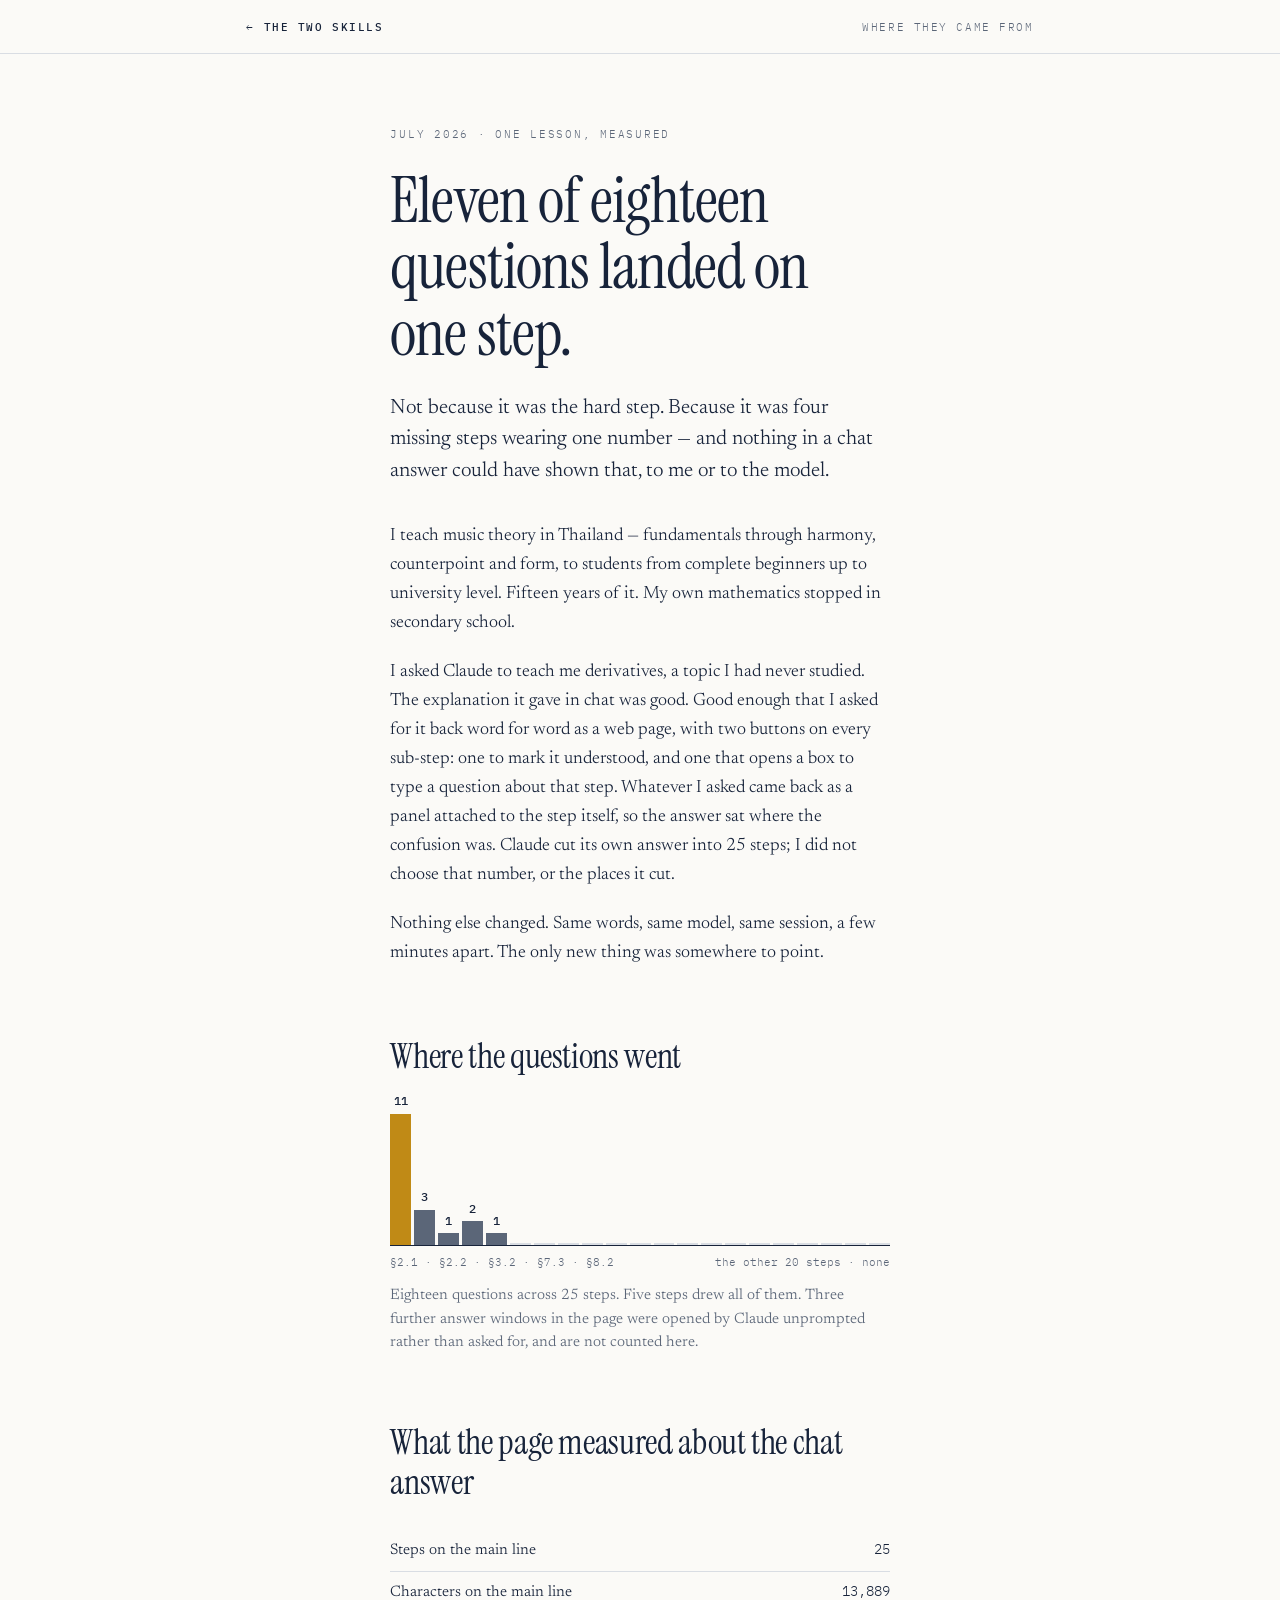
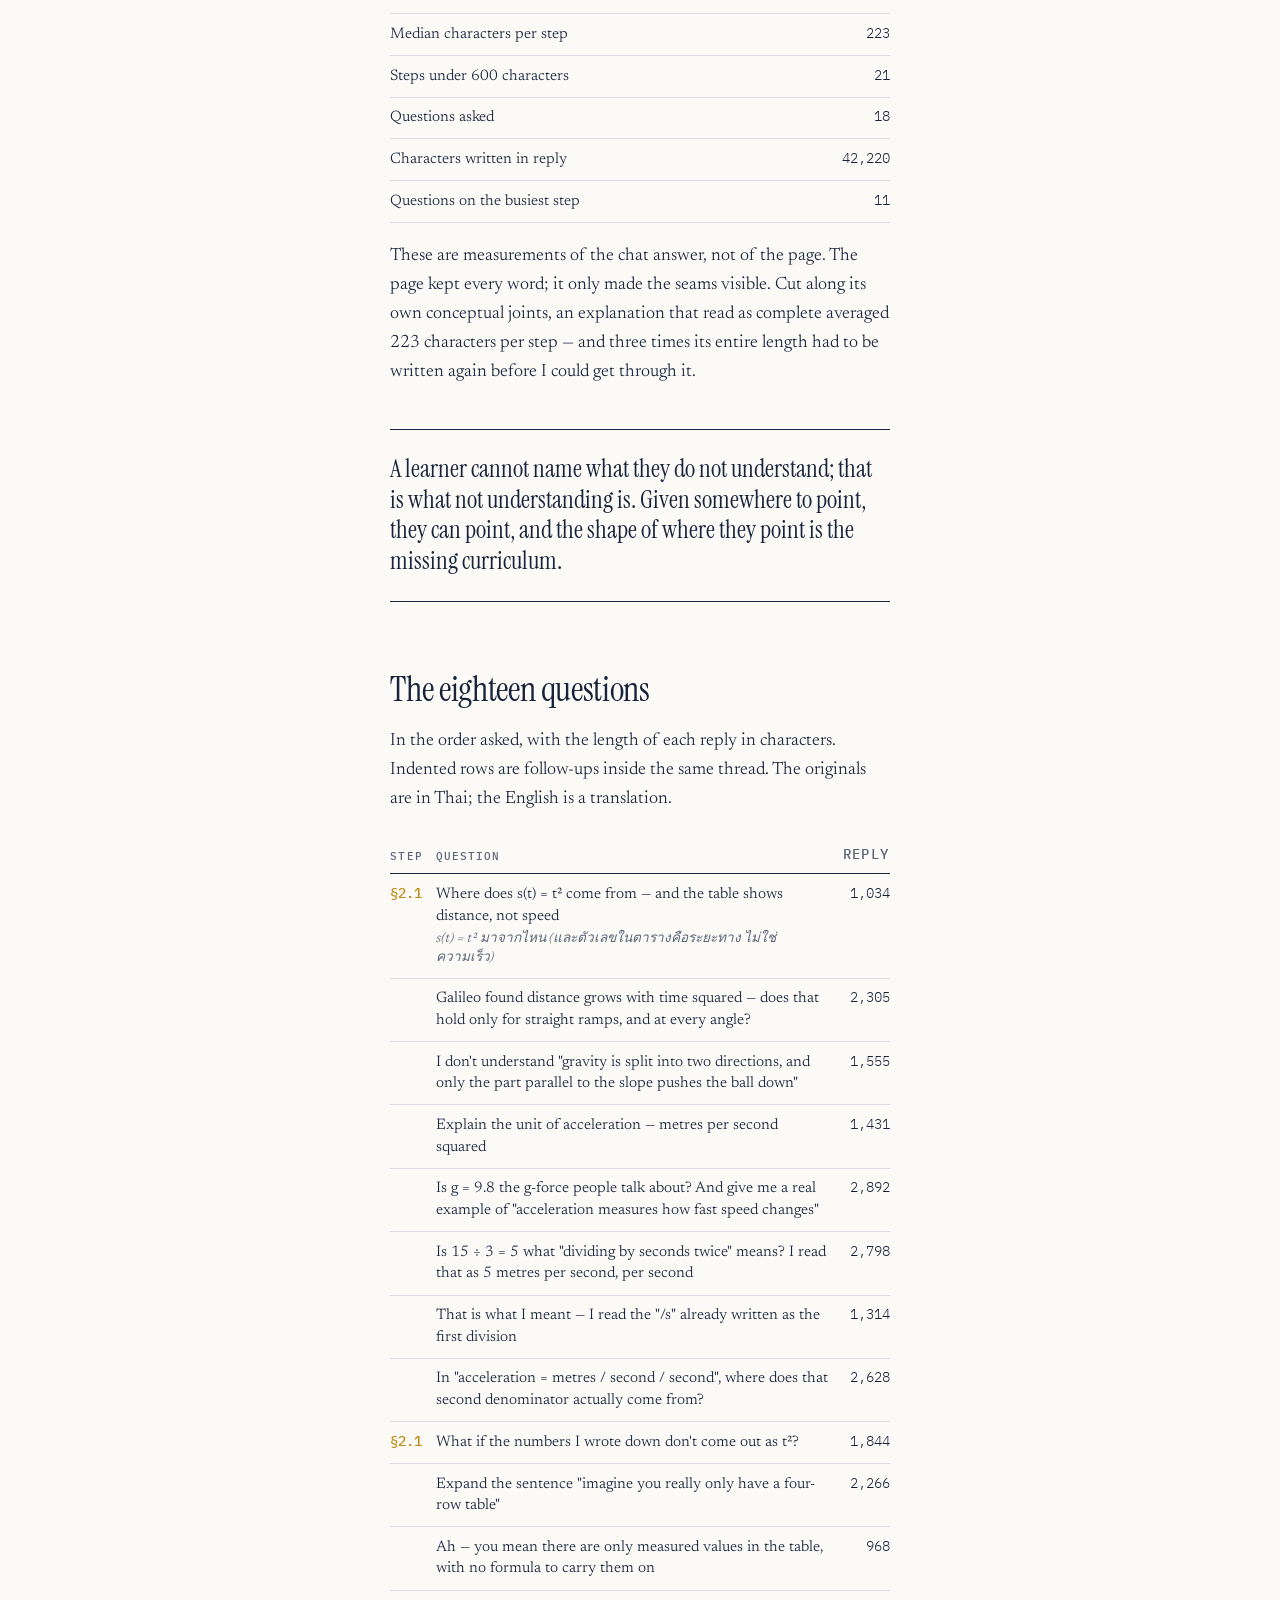
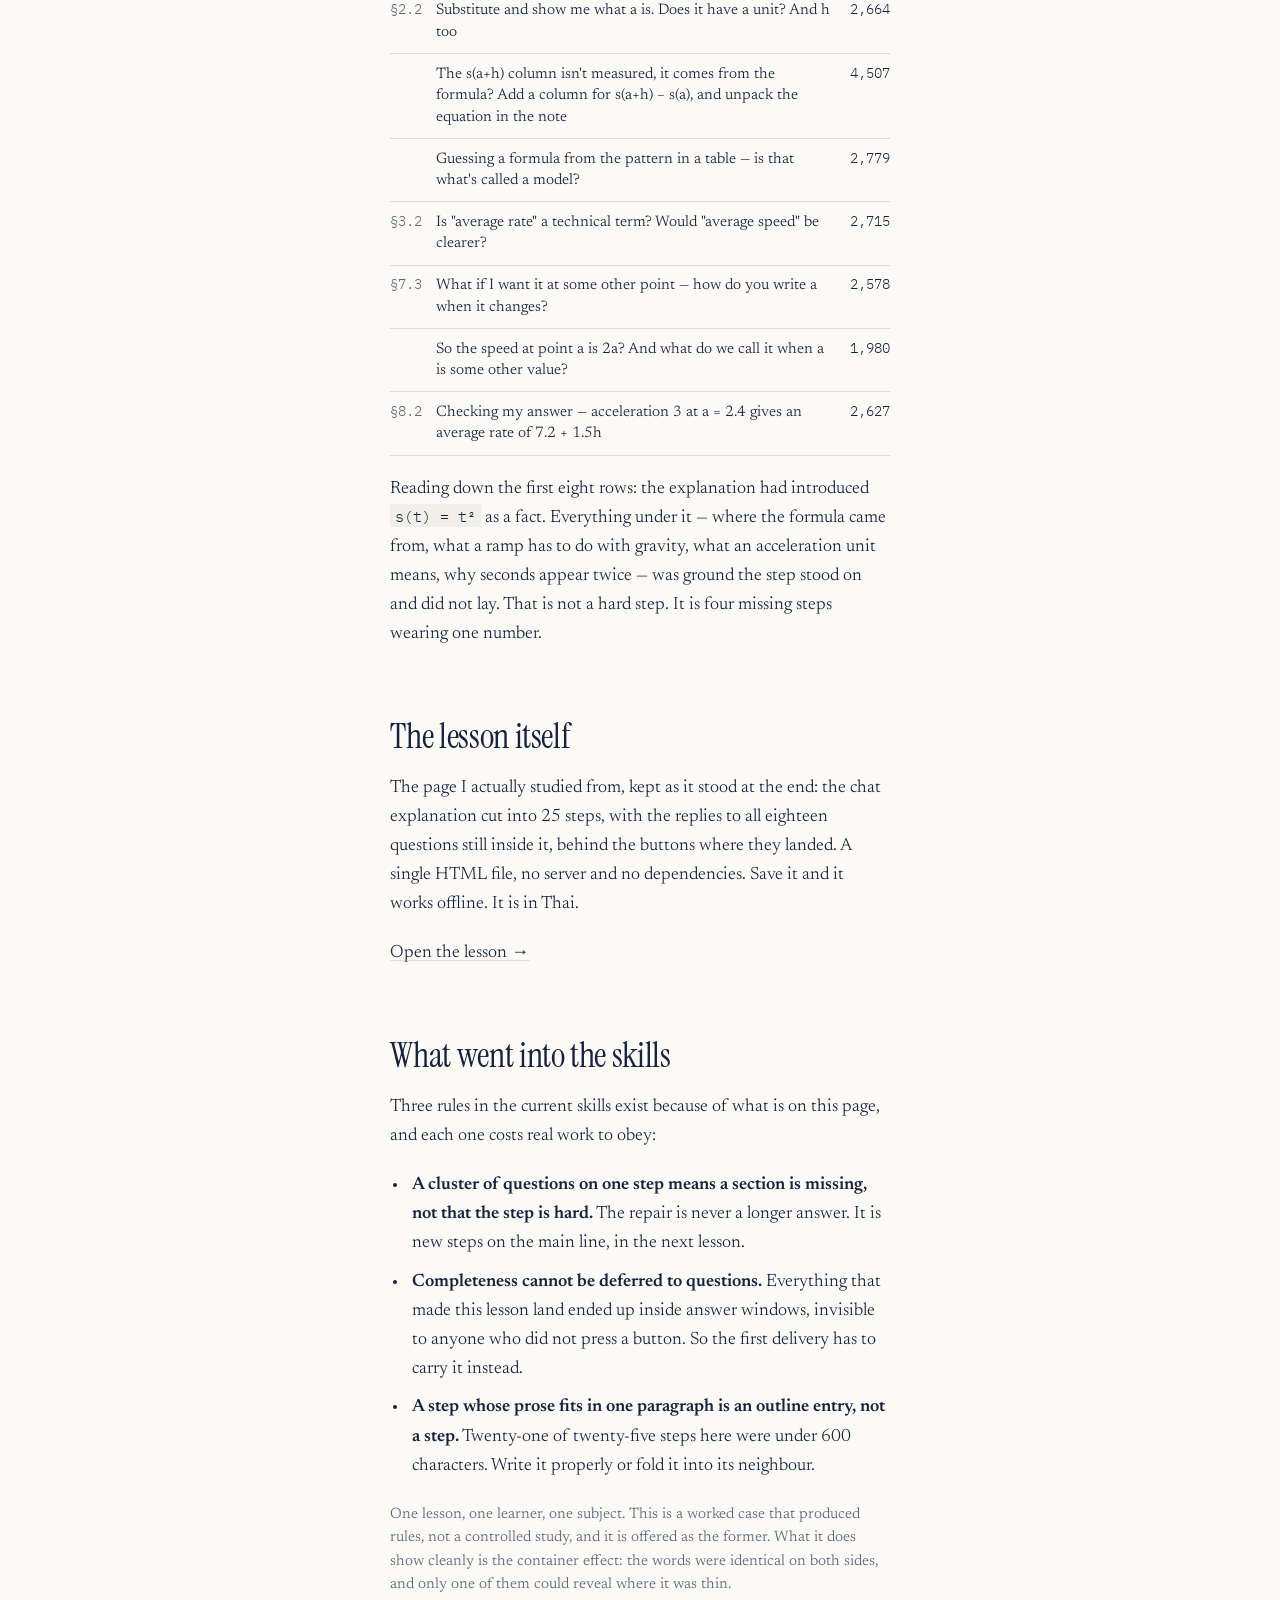
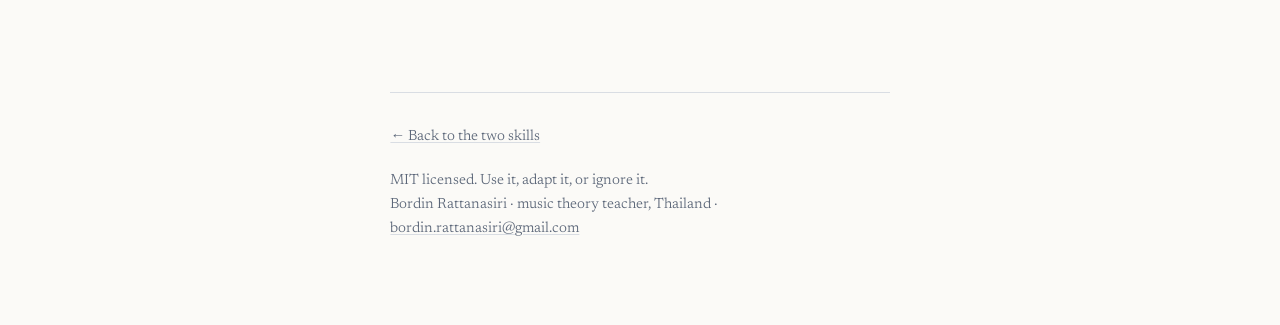
<file: origin.html>
<!DOCTYPE html>
<html lang="en">
<head>
<meta charset="utf-8">
<meta name="viewport" content="width=device-width, initial-scale=1">
<title>Where these skills came from — Bordin Rattanasiri</title>
<meta name="description" content="One lesson, cut into 25 steps. Eighteen questions, eleven of them on a single step, and the rules that came out of it.">
<link rel="stylesheet" href="style.css">
</head>
<body>

<header class="masthead">
  <div class="wrap">
    <a class="mark" href="index.html">← <strong>The two skills</strong></a>
    <span class="mark">Where they came from</span>
  </div>
</header>

<main class="wrap">

  <p class="eyebrow">July 2026 · one lesson, measured</p>

  <h1>Eleven of eighteen questions landed on one step.</h1>

  <p class="lede">Not because it was the hard step. Because it was four missing steps wearing one
  number — and nothing in a chat answer could have shown that, to me or to the model.</p>

  <p>I teach music theory in Thailand — fundamentals through harmony, counterpoint and form, to
  students from complete beginners up to university level. Fifteen years of it. My own mathematics
  stopped in secondary school.</p>

  <p>I asked Claude to teach me derivatives, a topic I had never studied. The explanation it gave
  in chat was good. Good enough that I asked for it back word for word as a web page, with two
  buttons on every sub-step: one to mark it understood, and one that opens a box to type a question
  about that step. Whatever I asked came back as a panel attached to the step itself, so the answer
  sat where the confusion was. Claude cut its own answer into 25 steps; I did not choose that
  number, or the places it cut.</p>

  <p>Nothing else changed. Same words, same model, same session, a few minutes apart. The only new
  thing was somewhere to point.</p>

  <h2>Where the questions went</h2>

  <div class="chart">
    <div class="bars">
      <div class="bar peak" style="height:100%"><b>11</b></div>
      <div class="bar hit" style="height:27%"><b>3</b></div>
      <div class="bar hit" style="height:9%"><b>1</b></div>
      <div class="bar hit" style="height:18%"><b>2</b></div>
      <div class="bar hit" style="height:9%"><b>1</b></div>
      <div class="bar" style="height:2px"></div><div class="bar" style="height:2px"></div>
      <div class="bar" style="height:2px"></div><div class="bar" style="height:2px"></div>
      <div class="bar" style="height:2px"></div><div class="bar" style="height:2px"></div>
      <div class="bar" style="height:2px"></div><div class="bar" style="height:2px"></div>
      <div class="bar" style="height:2px"></div><div class="bar" style="height:2px"></div>
      <div class="bar" style="height:2px"></div><div class="bar" style="height:2px"></div>
      <div class="bar" style="height:2px"></div><div class="bar" style="height:2px"></div>
      <div class="bar" style="height:2px"></div><div class="bar" style="height:2px"></div>
    </div>
    <div class="axis">
      <span>§2.1 · §2.2 · §3.2 · §7.3 · §8.2</span>
      <span>the other 20 steps · none</span>
    </div>
  </div>

  <p class="note">Eighteen questions across 25 steps. Five steps drew all of them. Three further
  answer windows in the page were opened by Claude unprompted rather than asked for, and are not
  counted here.</p>

  <h2>What the page measured about the chat answer</h2>

  <div class="tablewrap">
    <table>
      <tr><td>Steps on the main line</td><td class="num">25</td></tr>
      <tr><td>Characters on the main line</td><td class="num">13,889</td></tr>
      <tr><td>Median characters per step</td><td class="num">223</td></tr>
      <tr><td>Steps under 600 characters</td><td class="num">21</td></tr>
      <tr><td>Questions asked</td><td class="num">18</td></tr>
      <tr><td>Characters written in reply</td><td class="num">42,220</td></tr>
      <tr><td>Questions on the busiest step</td><td class="num">11</td></tr>
    </table>
  </div>

  <p>These are measurements of the chat answer, not of the page. The page kept every word; it only
  made the seams visible. Cut along its own conceptual joints, an explanation that read as complete
  averaged 223 characters per step — and three times its entire length had to be written again
  before I could get through it.</p>

  <div class="pull">A learner cannot name what they do not understand; that is what not
  understanding is. Given somewhere to point, they can point, and the shape of where they point is
  the missing curriculum.</div>

  <h2>The eighteen questions</h2>

  <p>In the order asked, with the length of each reply in characters. Indented rows are follow-ups
  inside the same thread. The originals are in Thai; the English is a translation.</p>

  <div class="tablewrap">
    <table>
      <thead>
        <tr><th>Step</th><th>Question</th><th class="num">Reply</th></tr>
      </thead>
      <tbody>
        <tr class="cluster"><td class="step">§2.1</td><td>Where does s(t) = t² come from — and the table shows distance, not speed<span class="th-q">s(t) = t² มาจากไหน (และตัวเลขในตารางคือระยะทาง ไม่ใช่ความเร็ว)</span></td><td class="num">1,034</td></tr>
        <tr class="sub"><td class="step"></td><td>Galileo found distance grows with time squared — does that hold only for straight ramps, and at every angle?</td><td class="num">2,305</td></tr>
        <tr class="sub"><td class="step"></td><td>I don't understand "gravity is split into two directions, and only the part parallel to the slope pushes the ball down"</td><td class="num">1,555</td></tr>
        <tr class="sub"><td class="step"></td><td>Explain the unit of acceleration — metres per second squared</td><td class="num">1,431</td></tr>
        <tr class="sub"><td class="step"></td><td>Is g = 9.8 the g-force people talk about? And give me a real example of "acceleration measures how fast speed changes"</td><td class="num">2,892</td></tr>
        <tr class="sub"><td class="step"></td><td>Is 15 ÷ 3 = 5 what "dividing by seconds twice" means? I read that as 5 metres per second, per second</td><td class="num">2,798</td></tr>
        <tr class="sub"><td class="step"></td><td>That is what I meant — I read the "/s" already written as the first division</td><td class="num">1,314</td></tr>
        <tr class="sub"><td class="step"></td><td>In "acceleration = metres / second / second", where does that second denominator actually come from?</td><td class="num">2,628</td></tr>
        <tr class="cluster"><td class="step">§2.1</td><td>What if the numbers I wrote down don't come out as t²?</td><td class="num">1,844</td></tr>
        <tr class="sub"><td class="step"></td><td>Expand the sentence "imagine you really only have a four-row table"</td><td class="num">2,266</td></tr>
        <tr class="sub"><td class="step"></td><td>Ah — you mean there are only measured values in the table, with no formula to carry them on</td><td class="num">968</td></tr>
        <tr><td class="step">§2.2</td><td>Substitute and show me what a is. Does it have a unit? And h too</td><td class="num">2,664</td></tr>
        <tr class="sub"><td class="step"></td><td>The s(a+h) column isn't measured, it comes from the formula? Add a column for s(a+h) − s(a), and unpack the equation in the note</td><td class="num">4,507</td></tr>
        <tr class="sub"><td class="step"></td><td>Guessing a formula from the pattern in a table — is that what's called a model?</td><td class="num">2,779</td></tr>
        <tr><td class="step">§3.2</td><td>Is "average rate" a technical term? Would "average speed" be clearer?</td><td class="num">2,715</td></tr>
        <tr><td class="step">§7.3</td><td>What if I want it at some other point — how do you write a when it changes?</td><td class="num">2,578</td></tr>
        <tr class="sub"><td class="step"></td><td>So the speed at point a is 2a? And what do we call it when a is some other value?</td><td class="num">1,980</td></tr>
        <tr><td class="step">§8.2</td><td>Checking my answer — acceleration 3 at a = 2.4 gives an average rate of 7.2 + 1.5h</td><td class="num">2,627</td></tr>
      </tbody>
    </table>
  </div>

  <p>Reading down the first eight rows: the explanation had introduced <code>s(t) = t²</code> as a
  fact. Everything under it — where the formula came from, what a ramp has to do with gravity, what
  an acceleration unit means, why seconds appear twice — was ground the step stood on and did not
  lay. That is not a hard step. It is four missing steps wearing one number.</p>

  <h2>The lesson itself</h2>

  <p>The page I actually studied from, kept as it stood at the end: the chat explanation cut into
  25 steps, with the replies to all eighteen questions still inside it, behind the buttons where
  they landed. A single HTML file, no server and no dependencies. Save it and it works offline.
  It is in Thai.</p>

  <p><a href="lesson-1.html">Open the lesson →</a></p>

  <h2>What went into the skills</h2>

  <p>Three rules in the current skills exist because of what is on this page, and each one costs
  real work to obey:</p>

  <ul>
    <li><strong>A cluster of questions on one step means a section is missing, not that the step is
    hard.</strong> The repair is never a longer answer. It is new steps on the main line, in the
    next lesson.</li>
    <li><strong>Completeness cannot be deferred to questions.</strong> Everything that made this
    lesson land ended up inside answer windows, invisible to anyone who did not press a button.
    So the first delivery has to carry it instead.</li>
    <li><strong>A step whose prose fits in one paragraph is an outline entry, not a step.</strong>
    Twenty-one of twenty-five steps here were under 600 characters. Write it properly or fold it
    into its neighbour.</li>
  </ul>

  <p class="note">One lesson, one learner, one subject. This is a worked case that produced rules,
  not a controlled study, and it is offered as the former. What it does show cleanly is the
  container effect: the words were identical on both sides, and only one of them could reveal where
  it was thin.</p>

  <div class="foot">
    <p><a href="index.html">← Back to the two skills</a></p>
    <p>MIT licensed. Use it, adapt it, or ignore it.<br>
    Bordin Rattanasiri · music theory teacher, Thailand · <a href="mailto:bordin.rattanasiri@gmail.com">bordin.rattanasiri@gmail.com</a></p>
  </div>

</main>

</body>
</html>
</file>
<file: style.css>
@import url('https://fonts.googleapis.com/css2?family=Instrument+Serif:ital@0;1&family=Newsreader:ital,opsz,wght@0,6..72,300..600;1,6..72,300..500&family=IBM+Plex+Mono:wght@400;500&display=swap');

:root{
  --paper:#FBFAF7;
  --ink:#17233A;
  --muted:#5B6678;
  --rule:#D9DDE3;
  --mark:#C08A16;
  --mark-soft:#F3E7C6;
  --measure:34rem;
}

*{box-sizing:border-box}

html{-webkit-text-size-adjust:100%}

body{
  margin:0;
  background:var(--paper);
  color:var(--ink);
  font-family:'Newsreader',Georgia,serif;
  font-size:1.12rem;
  line-height:1.62;
  font-weight:350;
}

.wrap{max-width:var(--measure);margin:0 auto;padding:0 1.4rem}

/* ---------- masthead ---------- */

.masthead{
  border-bottom:1px solid var(--rule);
  padding:1.1rem 0;
  margin-bottom:4.5rem;
}
.masthead .wrap{
  display:flex;
  justify-content:space-between;
  align-items:baseline;
  gap:1rem;
  max-width:52rem;
}
.masthead a{color:inherit}
.mark{
  font-family:'IBM Plex Mono',ui-monospace,monospace;
  font-size:.7rem;
  letter-spacing:.14em;
  text-transform:uppercase;
  color:var(--muted);
  text-decoration:none;
}
.mark strong{color:var(--ink);font-weight:500}

/* ---------- type ---------- */

h1{
  font-family:'Instrument Serif',Georgia,serif;
  font-weight:400;
  font-size:clamp(2.5rem,7vw,4rem);
  line-height:1.04;
  letter-spacing:-.015em;
  margin:0 0 1.6rem;
}
h2{
  font-family:'Instrument Serif',Georgia,serif;
  font-weight:400;
  font-size:clamp(1.7rem,4vw,2.2rem);
  line-height:1.14;
  letter-spacing:-.01em;
  margin:4.2rem 0 1.1rem;
}
h3{
  font-family:'Newsreader',Georgia,serif;
  font-weight:500;
  font-size:1.16rem;
  margin:2.6rem 0 .7rem;
}
h2+h3{margin-top:1.8rem}
p{margin:0 0 1.25rem}
a{color:var(--ink);text-decoration:underline;text-decoration-thickness:1px;text-underline-offset:.16em;text-decoration-color:var(--rule)}
a:hover{text-decoration-color:var(--mark)}
strong{font-weight:600}
code{font-family:'IBM Plex Mono',ui-monospace,monospace;font-size:.86em;background:#F1EFE9;padding:.1em .32em;border-radius:2px}

.lede{
  font-size:1.3rem;
  line-height:1.5;
  color:var(--ink);
  margin-bottom:2.2rem;
}
.eyebrow{
  font-family:'IBM Plex Mono',ui-monospace,monospace;
  font-size:.68rem;
  letter-spacing:.16em;
  text-transform:uppercase;
  color:var(--muted);
  margin:0 0 1.5rem;
}
.note{font-size:.94rem;color:var(--muted);line-height:1.55}

ul{padding-left:1.1rem;margin:0 0 1.4rem}
li{margin-bottom:.6rem;padding-left:.25rem}
ol{padding-left:1.4rem;margin:0 0 1.4rem}

blockquote{
  margin:2rem 0;
  padding-left:1.2rem;
  border-left:2px solid var(--mark);
  font-size:1.16rem;
  line-height:1.5;
}
blockquote p{margin:0}

hr{border:0;border-top:1px solid var(--rule);margin:4rem 0}

/* ---------- spotlight signature ---------- */

.spotlight{
  position:relative;
  margin:0 0 1.4rem;
  padding:1.9rem 1.6rem;
  border:1px solid var(--rule);
  background:#fff;
  font-size:1.02rem;
  line-height:1.72;
  cursor:default;
  overflow:hidden;
}
.spotlight span{
  transition:filter .5s ease,opacity .5s ease,color .5s ease;
  filter:blur(2.6px);
  opacity:.42;
}
.spotlight span.near{filter:blur(1.1px);opacity:.66}
.spotlight span.lit{filter:none;opacity:1}
.spotlight.done span{filter:none;opacity:1}
.spotlight.done span em{background:var(--mark-soft)}
.spotlight span.lit em{font-style:normal;background:var(--mark-soft)}
.sp-caption{
  font-family:'IBM Plex Mono',ui-monospace,monospace;
  font-size:.68rem;
  letter-spacing:.1em;
  text-transform:uppercase;
  color:var(--muted);
  margin-bottom:3.4rem;
}
@media (prefers-reduced-motion:reduce){
  .spotlight span{filter:none;opacity:1;transition:none}
}

/* ---------- steps chart ---------- */

.chart{margin:2.4rem 0 .8rem}
.bars{
  display:flex;
  align-items:flex-end;
  gap:3px;
  height:132px;
  border-bottom:1px solid var(--ink);
  padding-bottom:0;
}
.bar{
  flex:1;
  background:var(--rule);
  min-height:2px;
  position:relative;
}
.bar.hit{background:var(--muted)}
.bar.peak{background:var(--mark)}
.bar b{
  position:absolute;
  top:-1.35rem;
  left:50%;
  transform:translateX(-50%);
  font-family:'IBM Plex Mono',ui-monospace,monospace;
  font-size:.72rem;
  font-weight:500;
  color:var(--ink);
}
.axis{
  display:flex;
  justify-content:space-between;
  font-family:'IBM Plex Mono',ui-monospace,monospace;
  font-size:.68rem;
  color:var(--muted);
  margin-top:.5rem;
}

/* ---------- tables ---------- */

.tablewrap{overflow-x:auto;margin:1.8rem 0 1.2rem}
table{border-collapse:collapse;width:100%;font-size:.95rem}
th{
  text-align:left;
  font-family:'IBM Plex Mono',ui-monospace,monospace;
  font-weight:500;
  font-size:.68rem;
  letter-spacing:.1em;
  text-transform:uppercase;
  color:var(--muted);
  border-bottom:1px solid var(--ink);
  padding:0 .8rem .5rem 0;
  vertical-align:bottom;
}
td{
  border-bottom:1px solid var(--rule);
  padding:.6rem .8rem .6rem 0;
  vertical-align:top;
  line-height:1.42;
}
td.num,th.num{text-align:right;font-family:'IBM Plex Mono',ui-monospace,monospace;font-size:.88rem;padding-right:0}
td.step{font-family:'IBM Plex Mono',ui-monospace,monospace;font-size:.85rem;white-space:nowrap;color:var(--muted)}
tr.cluster td.step{color:var(--mark);font-weight:500}
tr.sub td:first-child{padding-left:1.1rem}
.th-q{color:var(--muted);font-size:.85rem;display:block;margin-top:.15rem;font-style:italic}

/* ---------- cards ---------- */

.card{
  border:1px solid var(--rule);
  background:#fff;
  padding:1.5rem 1.5rem 1.2rem;
  margin:1.4rem 0;
}
.card h3{margin-top:0}
.card p:last-child{margin-bottom:0}
.files{
  font-family:'IBM Plex Mono',ui-monospace,monospace;
  font-size:.82rem;
  color:var(--muted);
  line-height:1.9;
  margin:0;
}

.pull{
  border-top:1px solid var(--ink);
  border-bottom:1px solid var(--ink);
  padding:1.5rem 0;
  margin:2.6rem 0;
  font-family:'Instrument Serif',Georgia,serif;
  font-size:1.55rem;
  line-height:1.24;
}

.foot{
  margin-top:6rem;
  padding:2rem 0 4rem;
  border-top:1px solid var(--rule);
  font-size:.92rem;
  color:var(--muted);
}
.foot a{color:var(--muted)}

@media (max-width:640px){
  body{font-size:1.06rem}
  .lede{font-size:1.15rem}
  .pull{font-size:1.25rem}
  .masthead{margin-bottom:3rem}
  .bars{height:100px}
}
</file>
